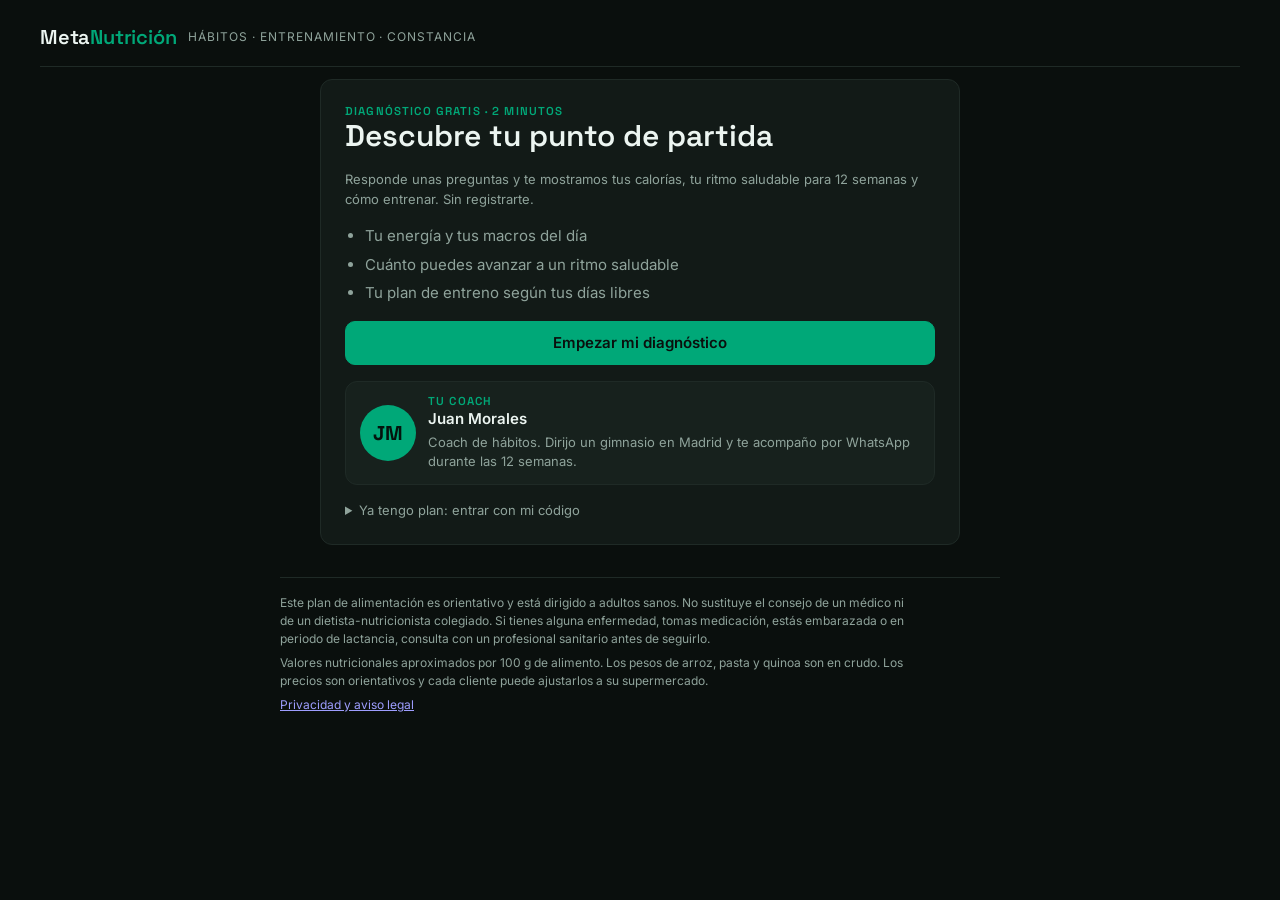
<file: index.html>
<!doctype html>
<html lang="es">
<head>
<meta charset="utf-8">
<meta name="viewport" content="width=device-width, initial-scale=1, viewport-fit=cover">
<meta name="description" content="MetaNutrición: tu programa de hábitos alimentarios de 12 semanas.">
<link rel="manifest" href="manifest.webmanifest">
<link rel="icon" href="icon.svg" type="image/svg+xml">
<link rel="apple-touch-icon" href="icon-192.png">
<meta name="apple-mobile-web-app-capable" content="yes">
<meta name="apple-mobile-web-app-status-bar-style" content="black-translucent">
<title>MetaNutrición</title>
<meta property="og:type" content="website">
<meta property="og:site_name" content="MetaNutrición">
<meta property="og:title" content="MetaNutrición · Diagnóstico gratis en 2 minutos">
<meta property="og:description" content="Descubre tus calorías, tu ritmo saludable y cómo entrenar. Programa de hábitos de 12 semanas con seguimiento por WhatsApp.">
<meta property="og:url" content="https://app.metanutricion.es/">
<meta property="og:image" content="https://app.metanutricion.es/icon-512.png">
<meta property="og:locale" content="es_ES">
<meta name="twitter:card" content="summary">
<meta name="theme-color" content="#0A0F0D">
<link rel="stylesheet" href="fonts/fonts.css">
<style>
/* Layout: ficha del cliente a la izquierda, plan a la derecha; en móvil se apilan. Marca oscura fija (paleta aprobada), póster en papel claro. */
:root {
  color-scheme: dark;
  --bg: #0A0F0D;
  --surface: #121A17;
  --surface-2: #17211D;
  --line: #1F2A26;
  --ink: #ECF5F1;
  --muted: #8FA39B;
  --brand: #00A878;
  --mint: #2EE6A6;
  --def: #4CC9F0;
  --vol: #F5B841;
  --bad: #FF7A7A;
  --paper: #F5F9F7;
  --paper-line: #D5E0DB;
  --paper-ink: #0A0F0D;
  --paper-muted: #5B6B65;
  --brand-print: #007A56;
  --goal: var(--brand);
  --font-display: "Space Grotesk", "Segoe UI", system-ui, sans-serif;
  --font-body: "Inter", "Segoe UI", system-ui, -apple-system, sans-serif;
  --r: 12px;
}
body.goal-def { --goal: var(--def); }
body.goal-vol { --goal: var(--vol); }
body.goal-man { --goal: var(--brand); }

* { box-sizing: border-box; }
body {
  background: var(--bg);
  color: var(--ink);
  font: 15px/1.5 var(--font-body);
  padding-inline: 16px;
  padding-block: 0 48px;
}
h1, h2, h3 { font-family: var(--font-display); font-weight: 600; text-wrap: balance; margin: 0; }
button, input, select, textarea { font: inherit; color: inherit; }
:focus-visible { outline: 2px solid var(--mint); outline-offset: 2px; }

.topbar {
  position: sticky; top: env(safe-area-inset-top, 0px); z-index: 5;
  display: flex; align-items: center; gap: 12px; flex-wrap: wrap;
  max-width: 1200px; margin: 0 auto; padding-block: 14px;
  background: var(--bg); border-bottom: 1px solid var(--line);
}
.logo { font-family: var(--font-display); font-size: 20px; font-weight: 600; letter-spacing: -0.01em; }
.logo b { color: var(--brand); font-weight: 600; }
.tag { font-size: 12px; color: var(--muted); letter-spacing: 0.08em; text-transform: uppercase; }
.spacer { flex: 1; }
.pill {
  display: inline-flex; align-items: center; gap: 6px;
  border: 1px solid var(--goal); color: var(--goal);
  border-radius: 999px; padding: 3px 12px;
  font: 600 12px var(--font-display); letter-spacing: 0.08em; text-transform: uppercase;
}
.example { font-size: 12px; color: var(--vol); border: 1px dashed var(--vol); border-radius: 999px; padding: 2px 10px; }

.shell {
  max-width: 1200px; margin: 24px auto 0;
  display: grid; gap: 24px; grid-template-columns: 1fr;
}
@media (min-width: 980px) { .shell { grid-template-columns: 380px minmax(0, 1fr); align-items: start; } }

.panel { background: var(--surface); border: 1px solid var(--line); border-radius: var(--r); }
.form { padding: 20px; display: grid; gap: 20px; }
@media (min-width: 980px) { .form { position: sticky; top: 76px; max-height: calc(100vh - 96px); overflow: auto; } }
fieldset { border: 0; padding: 0; margin: 0; display: grid; gap: 12px; }
legend { font: 600 12px var(--font-display); letter-spacing: 0.1em; text-transform: uppercase; color: var(--brand); margin-bottom: 4px; }
.row { display: grid; gap: 12px; grid-template-columns: repeat(auto-fit, minmax(96px, 1fr)); }
label.f { display: grid; gap: 4px; font-size: 13px; color: var(--muted); }
input[type=number], input[type=text], select, textarea {
  width: 100%; background: var(--bg); border: 1px solid var(--line); border-radius: 8px;
  padding: 9px 10px; color: var(--ink); font-size: 16px;
}
input:focus, select:focus, textarea:focus { border-color: var(--brand); outline: none; }
.chips { display: flex; flex-wrap: wrap; gap: 8px; }
.chip { position: relative; }
.chip input { position: absolute; opacity: 0; inset: 0; cursor: pointer; }
.chip span {
  display: inline-block; padding: 6px 12px; border: 1px solid var(--line); border-radius: 999px;
  font-size: 13px; color: var(--muted); cursor: pointer; user-select: none;
}
.chip input:checked + span { border-color: var(--brand); color: var(--ink); background: rgba(0,168,120,0.14); }
.chip input:focus-visible + span { outline: 2px solid var(--mint); outline-offset: 2px; }
.chip.warn input:checked + span { border-color: var(--bad); background: rgba(255,122,122,0.12); }
.consent { display: flex; gap: 10px; font-size: 13px; color: var(--muted); align-items: flex-start; }
.consent input { margin-top: 3px; accent-color: var(--brand); }

.btn {
  display: inline-flex; align-items: center; justify-content: center; gap: 8px;
  border: 1px solid var(--line); background: var(--surface-2); color: var(--ink);
  border-radius: 10px; padding: 10px 16px; cursor: pointer; font-weight: 500;
}
.btn:hover { border-color: var(--brand); }
.btn.primary { background: var(--brand); border-color: var(--brand); color: var(--bg); font-weight: 600; }
.btn.primary:hover { background: var(--mint); border-color: var(--mint); }
a.btn { text-decoration: none; }
.btn.small { padding: 6px 12px; font-size: 13px; border-radius: 8px; }
.err { color: var(--bad); font-size: 13px; min-height: 1em; }

.result { display: grid; gap: 20px; min-width: 0; order: -1; }
@media (min-width: 980px) { .result { order: 0; } }
.blocked { padding: 24px; border-color: var(--bad); }
.blocked h2 { color: var(--bad); font-size: 20px; margin-bottom: 8px; }

.summary { padding: 20px; display: grid; gap: 18px; }
.summary-head { display: flex; flex-wrap: wrap; align-items: baseline; gap: 8px 20px; }
.client-name { font-family: var(--font-display); font-size: 22px; }
.meta { color: var(--muted); font-size: 13px; }
.kpis { display: grid; gap: 16px; grid-template-columns: repeat(auto-fit, minmax(150px, 1fr)); }
.kcal { font: 600 48px/1 var(--font-display); color: var(--mint); text-shadow: 0 0 18px rgba(46,230,166,0.25); font-variant-numeric: tabular-nums; }
.kcal small { display: block; margin-top: 8px; font: 400 14px var(--font-body); color: var(--muted); text-shadow: none; }
.macro { display: grid; gap: 6px; }
.macro .lab { display: flex; justify-content: space-between; font-size: 13px; color: var(--muted); }
.macro .val { font: 600 20px var(--font-display); color: var(--ink); font-variant-numeric: tabular-nums; }
.bar { height: 4px; background: var(--line); border-radius: 2px; overflow: hidden; }
.bar i { display: block; height: 100%; background: var(--brand); }
.calc-line { display: flex; flex-wrap: wrap; gap: 6px 18px; font-size: 13px; color: var(--muted); border-top: 1px solid var(--line); padding-top: 14px; }
.calc-line b { color: var(--ink); font-weight: 500; font-variant-numeric: tabular-nums; }
.note { font-size: 13px; color: var(--vol); }

.tabs { display: flex; gap: 4px; border-bottom: 1px solid var(--line); overflow-x: auto; }
.tab {
  background: none; border: 0; border-bottom: 2px solid transparent; padding: 10px 14px;
  color: var(--muted); cursor: pointer; font-weight: 500; white-space: nowrap;
}
.tab[aria-selected=true] { color: var(--ink); border-bottom-color: var(--brand); }

.days { display: flex; gap: 8px; flex-wrap: wrap; }
.day {
  min-width: 44px; padding: 8px 10px; border-radius: 10px; border: 1px solid var(--line);
  background: var(--surface); color: var(--muted); cursor: pointer; font: 600 13px var(--font-display);
}
.day[aria-pressed=true] { border-color: var(--brand); color: var(--ink); }
.day-total { display: flex; flex-wrap: wrap; align-items: center; gap: 6px 16px; font-size: 13px; color: var(--muted); }
.day-total b { color: var(--ink); font-variant-numeric: tabular-nums; font-weight: 500; }
.ok { color: var(--mint); }
.off { color: var(--vol); }

.meals { display: grid; gap: 14px; grid-template-columns: repeat(auto-fill, minmax(280px, 1fr)); }
.meal { padding: 16px; display: grid; gap: 10px; align-content: start; }
.meal-slot { font: 600 12px var(--font-display); letter-spacing: 0.1em; text-transform: uppercase; color: var(--brand); }
.meal-name { font-size: 15px; font-weight: 600; line-height: 1.35; }
.items { list-style: none; margin: 0; padding: 0; display: grid; gap: 4px; }
.items li { display: grid; grid-template-columns: 64px 1fr; gap: 8px; font-size: 14px; }
.items .g { color: var(--mint); font-weight: 600; font-variant-numeric: tabular-nums; }
.meal-foot { display: flex; justify-content: space-between; align-items: center; gap: 8px; font-size: 12px; color: var(--muted); border-top: 1px solid var(--line); padding-top: 10px; font-variant-numeric: tabular-nums; }

.shop { padding: 20px; display: grid; gap: 20px; grid-template-columns: repeat(auto-fill, minmax(240px, 1fr)); }
.shop h3 { font-size: 14px; color: var(--brand); letter-spacing: 0.06em; text-transform: uppercase; margin-bottom: 8px; }
.shop ul { list-style: none; margin: 0; padding: 0; display: grid; gap: 6px; }
.shop label { display: flex; gap: 10px; align-items: baseline; font-size: 14px; cursor: pointer; }
.shop input { accent-color: var(--brand); }
.shop input:checked ~ span { color: var(--muted); text-decoration: line-through; }
.shop .q { margin-left: auto; color: var(--mint); font-variant-numeric: tabular-nums; white-space: nowrap; }

.poster-wrap { overflow-x: auto; border-radius: var(--r); border: 1px solid var(--line); }
.poster {
  width: 1120px; background: var(--paper); color: var(--paper-ink); padding: 28px 32px;
  font-size: 11px; line-height: 1.35; display: grid; gap: 14px;
}
.poster-head { display: flex; justify-content: space-between; align-items: flex-end; gap: 16px; border-bottom: 2px solid var(--brand-print); padding-bottom: 10px; }
.poster .plogo { font: 600 24px var(--font-display); }
.poster .plogo b { color: var(--brand-print); }
.poster .ptitle { font: 600 15px var(--font-display); color: var(--brand-print); letter-spacing: 0.04em; text-transform: uppercase; }
.poster .pdata { text-align: right; color: var(--paper-muted); font-size: 11px; }
.poster .pdata b { color: var(--paper-ink); }
.poster table { color: inherit; font-size: inherit; width: 100%; border-collapse: separate; border-spacing: 4px; table-layout: fixed; }
.poster th { background: var(--brand-print); color: var(--paper); font: 600 11px var(--font-display); letter-spacing: 0.08em; padding: 6px; border-radius: 6px; }
.poster th.dcol { width: 74px; }
.poster td { background: #FFFFFF; border: 1px solid var(--paper-line); border-radius: 6px; padding: 6px 7px; vertical-align: top; }
.poster td.dname { background: var(--paper-ink); color: var(--paper); font: 600 12px var(--font-display); text-align: center; vertical-align: middle; border-color: var(--paper-ink); }
.poster td .rn { color: var(--paper-ink); font-weight: 600; margin-bottom: 3px; }
.poster td .ri { color: var(--paper-muted); }
.poster td .ri b { color: var(--brand-print); font-weight: 600; }
.poster-foot { display: flex; justify-content: space-between; gap: 16px; font-size: 10px; color: var(--paper-muted); }
.poster-foot .slogan { font: 600 12px var(--font-display); color: var(--paper-ink); letter-spacing: 0.06em; }
.poster-tools { display: flex; flex-wrap: wrap; gap: 10px; align-items: center; justify-content: space-between; }

.data-tools { padding: 20px; display: grid; gap: 12px; }
.data-tools textarea { min-height: 90px; font: 13px/1.4 ui-monospace, Menlo, Consolas, monospace; }
.data-row { display: flex; flex-wrap: wrap; gap: 10px; align-items: center; }

.disclaimer { max-width: 1200px; margin: 32px auto 0; font-size: 12px; color: var(--muted); border-top: 1px solid var(--line); padding-top: 16px; max-inline-size: 1200px; }
.disclaimer p { max-width: 80ch; margin: 0 0 6px; }

@media (prefers-reduced-motion: no-preference) { .meal, .summary { animation: rise .35s ease-out both; } }
@keyframes rise { from { transform: translateY(6px); } to { transform: none; } }

/* Opciones equivalentes, comidas libres, compra con gastos, ficha de producto y vista de cliente */
.opt-btn { background: none; border: 0; color: var(--mint); cursor: pointer; font-size: 12px; padding: 0; text-decoration: underline; text-underline-offset: 3px; }
.eqs { display: grid; gap: 8px; border-top: 1px dashed var(--line); padding-top: 10px; }
.eqs-head { font-size: 12px; color: var(--muted); }
.eq { display: grid; gap: 4px; padding: 10px; border: 1px solid var(--line); border-radius: 10px; background: var(--bg); }
.eq-top { display: flex; justify-content: space-between; gap: 8px; align-items: baseline; }
.eq-name { font-size: 13px; font-weight: 600; }
.eq-items { font-size: 12px; color: var(--muted); }
.eq-items b { color: var(--mint); font-weight: 600; }
.free-day { padding: 14px 16px; display: flex; flex-wrap: wrap; gap: 8px 16px; align-items: center; justify-content: space-between; border-color: var(--vol); }
.free-day b { color: var(--vol); }
.cheats { display: grid; gap: 14px; grid-template-columns: repeat(auto-fill, minmax(230px, 1fr)); }
.cheat { padding: 16px; display: grid; gap: 8px; align-content: start; }
.cheat .emo { font-size: 34px; line-height: 1; }
.cheat .meta b { color: var(--ink); font-weight: 500; }
.cheat a, .stores a, .linkish { color: var(--mint); }
.intro { padding: 16px 20px; display: grid; gap: 6px; font-size: 14px; }
.cost-bar { padding: 16px 20px; display: flex; flex-wrap: wrap; gap: 10px 28px; align-items: baseline; }
.cost-bar .big { font: 600 32px/1 var(--font-display); color: var(--mint); font-variant-numeric: tabular-nums; }
.cost-bar b { color: var(--ink); font-weight: 500; font-variant-numeric: tabular-nums; }
.shop li { display: grid; grid-template-columns: auto 1fr auto auto; gap: 8px; align-items: baseline; font-size: 14px; }
.shop input:checked ~ .pname { color: var(--muted); text-decoration: line-through; }
.pname { background: none; border: 0; padding: 0; text-align: left; cursor: pointer; color: var(--ink); text-decoration: underline dotted var(--muted); text-underline-offset: 3px; }
.pname:hover { color: var(--mint); }
.shop .eur { color: var(--muted); font-variant-numeric: tabular-nums; white-space: nowrap; min-width: 52px; text-align: right; }
dialog.sheet { background: var(--surface); color: var(--ink); border: 1px solid var(--line); border-radius: 16px; padding: 0; width: min(440px, calc(100vw - 32px)); }
dialog.sheet::backdrop { background: rgba(5, 8, 7, 0.7); }
.sheet-body { padding: 20px; display: grid; gap: 14px; }
.sheet-img { height: 150px; border-radius: 12px; display: grid; place-items: center; font-size: 72px; background: radial-gradient(circle at 50% 40%, rgba(46,230,166,0.18), transparent 70%), var(--bg); border: 1px solid var(--line); overflow: hidden; }
.sheet-img img { width: 100%; height: 100%; object-fit: cover; }
.sheet h2 { font-size: 20px; }
.stores { display: flex; flex-wrap: wrap; gap: 8px; }
.stores a { border: 1px solid var(--line); border-radius: 999px; padding: 6px 12px; font-size: 13px; text-decoration: none; }
.stores a:hover { border-color: var(--brand); }
.price-row { display: flex; gap: 10px; align-items: center; flex-wrap: wrap; font-size: 13px; color: var(--muted); }
.price-row input { width: 90px; }
.client-bar { padding: 14px 18px; display: flex; flex-wrap: wrap; gap: 8px 16px; align-items: center; justify-content: space-between; }
.client-bar b { color: var(--ink); }
body.client .form { display: none; }
body.client .shell { grid-template-columns: minmax(0, 1fr); }
.landing { padding: 28px 24px; display: grid; gap: 12px; max-width: 640px; }
.landing h2 { font-size: 24px; }
[hidden] { display: none !important; }
.dx { padding: 24px; display: grid; gap: 16px; max-width: 640px; margin: 0 auto; width: 100%; }
.dx h2 { margin: 0; font: 600 26px/1.2 var(--font-display); }
.dx-hero h2 { font-size: 30px; }
.dx-prog { height: 4px; background: var(--line); border-radius: 2px; overflow: hidden; }
.dx-prog i { display: block; height: 100%; background: var(--brand); }
.dx-goals { display: grid; gap: 10px; }
.dx-goal { text-align: left; padding: 14px 16px; border: 1px solid var(--line); border-radius: var(--r); background: var(--surface-2); color: var(--ink); font: inherit; cursor: pointer; display: grid; gap: 2px; }
.dx-goal b { font: 600 17px var(--font-display); }
.dx-goal[aria-pressed="true"] { border-color: var(--brand); box-shadow: inset 0 0 0 1px var(--brand); }
.dx-list { margin: 0; padding-left: 20px; display: grid; gap: 6px; color: var(--muted); }
.dx-nav { display: flex; gap: 10px; justify-content: space-between; align-items: center; }
.dx-res { display: grid; gap: 6px; border-top: 1px solid var(--line); padding-top: 14px; }
.dx-import { font-size: 14px; }
.dx-import textarea { width: 100%; min-height: 70px; }
.data-tools h3 { font-size: 14px; color: var(--brand); letter-spacing: 0.06em; text-transform: uppercase; }
.data-tools input[readonly], .data-tools textarea[readonly] { color: var(--muted); }
.sep { border: 0; border-top: 1px solid var(--line); margin: 6px 0; }
details summary { cursor: pointer; color: var(--muted); font-size: 13px; }

/* App del cliente (móvil primero) */
body.client { padding-bottom: calc(88px + env(safe-area-inset-bottom, 0px)); }
body.client .topbar { position: static; }
body.client .shell { max-width: 720px; margin-top: 12px; }
body.client .disclaimer { max-width: 720px; }
.sim-bar { padding: 10px 14px; display: flex; flex-wrap: wrap; gap: 8px 14px; align-items: center; border-style: dashed; }
.sim-bar select { width: auto; padding: 4px 8px; }
.app-head { display: flex; justify-content: space-between; align-items: center; gap: 12px; }
.hello { font: 600 26px/1.15 var(--font-display); }
.streak { display: grid; place-items: center; min-width: 64px; padding: 8px 10px; border: 1px solid var(--line); border-radius: 14px; background: var(--surface); }
.streak .flame { font-size: 20px; line-height: 1; }
.streak b { font: 600 20px var(--font-display); color: var(--vol); font-variant-numeric: tabular-nums; }
.wk-bar { height: 6px; border-radius: 3px; background: var(--line); overflow: hidden; }
.wk-bar i { display: block; height: 100%; background: linear-gradient(90deg, var(--brand), var(--mint)); }
.cards { display: grid; gap: 14px; grid-template-columns: repeat(auto-fill, minmax(280px, 1fr)); }
.card { padding: 16px; display: grid; gap: 10px; align-content: start; }
.card.wide { grid-column: 1 / -1; }
.card-k { font: 600 11.5px var(--font-display); letter-spacing: 0.1em; text-transform: uppercase; color: var(--brand); }
.card-t { font: 600 19px/1.25 var(--font-display); }
.card-t.locked { color: var(--muted); }
.card p { margin: 0; }
.emo-s { font-size: 22px; }
.lesson-card { border-color: rgba(0,168,120,0.5); background: linear-gradient(160deg, rgba(0,168,120,0.14), transparent 60%), var(--surface); }
.free-card { border-color: var(--vol); }
.glasses { display: flex; flex-wrap: wrap; gap: 6px; }
.glass { display: inline-block; width: 20px; height: 26px; border: 1.5px solid var(--def); border-top: 0; border-radius: 0 0 6px 6px; position: relative; overflow: hidden; }
.glass.full { background: linear-gradient(transparent 20%, rgba(76,201,240,0.75) 20%); }
.today-meals { list-style: none; margin: 0; padding: 0; display: grid; gap: 6px; font-size: 14px; }
.today-meals li { display: grid; gap: 1px; }
.today-meals .meta { font-size: 11.5px; text-transform: uppercase; letter-spacing: 0.06em; }
.done-btn { border-color: var(--mint); color: var(--mint); }
.reto { display: flex; gap: 10px; align-items: flex-start; font-size: 15px; cursor: pointer; }
.reto input { width: 20px; height: 20px; accent-color: var(--brand); margin-top: 2px; flex: none; }
.reto input:checked + span { color: var(--mint); }
.seg { display: inline-flex; gap: 4px; padding: 4px; border: 1px solid var(--line); border-radius: 12px; background: var(--surface); justify-self: start; }
.seg-b { border: 0; background: none; color: var(--muted); padding: 7px 14px; border-radius: 9px; cursor: pointer; font-weight: 500; }
.seg-b[aria-pressed=true] { background: var(--surface-2); color: var(--ink); box-shadow: inset 0 0 0 1px var(--brand); }
.lessons { display: grid; gap: 10px; }
.lesson-row { display: grid; grid-template-columns: 40px 1fr auto; gap: 12px; align-items: center; padding: 12px 14px; text-align: left; color: var(--ink); cursor: pointer; font: inherit; }
.lesson-row:disabled { opacity: 0.5; cursor: default; }
.lesson-row .ln { width: 36px; height: 36px; border-radius: 50%; display: grid; place-items: center; border: 1px solid var(--brand); color: var(--mint); font: 600 15px var(--font-display); }
.lesson { padding: 20px; display: grid; gap: 14px; }
.lesson h2 { font-size: 22px; }
.lesson .opt-btn { justify-self: start; }
.lpoints { margin: 0; padding-left: 20px; display: grid; gap: 8px; }
.quiz { display: grid; gap: 8px; }
.qq { font-weight: 600; font-size: 14px; }
.qopts { display: grid; gap: 6px; }
.qopt { text-align: left; padding: 10px 12px; border-radius: 10px; border: 1px solid var(--line); background: var(--bg); color: var(--ink); cursor: pointer; font: inherit; font-size: 14px; }
.qopt:disabled { cursor: default; }
.qopt.right { border-color: var(--mint); background: rgba(46,230,166,0.12); }
.qopt.wrong { border-color: var(--bad); background: rgba(255,122,122,0.1); }
.kgrow { display: flex; justify-content: space-between; align-items: flex-end; gap: 12px; }
.delta { font: 600 22px var(--font-display); color: var(--muted); }
.delta.ok { color: var(--mint); }
.delta.off { color: var(--vol); }
.goal-why { margin: 0; font-style: italic; color: var(--muted); }
.goal-range { font: 600 22px var(--font-display); color: var(--goal); }
.checks { list-style: none; margin: 0; padding: 0; display: grid; gap: 6px; font-size: 13.5px; }
.checks li { display: flex; justify-content: space-between; gap: 10px; border-bottom: 1px solid var(--line); padding-bottom: 6px; }
.checks li:last-child { border-bottom: 0; }
.adh-big { font: 600 36px var(--font-display); }
.adh-bars { display: flex; align-items: flex-end; gap: 4px; height: 70px; }
.adh-bars span { flex: 1; background: var(--line); border-radius: 3px 3px 0 0; position: relative; min-height: 3px; }
.adh-bars span.on { background: var(--brand); }
.adh-bars span.hi { background: var(--mint); }
.adh-lab { display: flex; gap: 4px; font-size: 10.5px; color: var(--muted); }
.adh-lab span { flex: 1; text-align: center; }
.tr-week { list-style: none; margin: 0; padding: 0; display: grid; gap: 8px; }
.tr-week li { display: grid; gap: 2px; border-bottom: 1px solid var(--line); padding-bottom: 8px; font-size: 13.5px; }
.tr-week li:last-child { border-bottom: 0; }
.tr-week li.today { color: var(--mint); }
.tr-ex { margin: 0; padding-left: 18px; font-size: 13.5px; }
.tr-week .tr-ex li { display: list-item; border: 0; padding: 0; color: var(--ink); }
.wchart { width: 100%; height: auto; }
.wchart .wline { fill: none; stroke: var(--mint); stroke-width: 2.5; stroke-linejoin: round; }
.wchart .wdot { fill: var(--bg); stroke: var(--mint); stroke-width: 2; }
.wchart .wbase { stroke: var(--line); stroke-dasharray: 4 4; }
.wchart .wlab { fill: var(--muted); font-size: 10.5px; }
.stats { list-style: none; margin: 0; padding: 0; display: grid; grid-template-columns: 1fr 1fr; gap: 10px; font-size: 13px; color: var(--muted); }
.stats b { display: block; font: 600 24px var(--font-display); color: var(--ink); }
.badges { display: grid; gap: 10px; grid-template-columns: repeat(auto-fill, minmax(140px, 1fr)); }
.badge { display: grid; gap: 2px; padding: 12px; border-radius: 12px; border: 1px dashed var(--line); opacity: 0.45; filter: grayscale(1); }
.badge.on { opacity: 1; filter: none; border-style: solid; border-color: var(--vol); background: rgba(245,184,65,0.08); }
.bemo { font-size: 26px; }
.bnav { position: fixed; left: 0; right: 0; bottom: 0; z-index: 10; display: grid; grid-template-columns: repeat(5, 1fr); background: rgba(10,15,13,0.94); border-top: 1px solid var(--line); padding: 6px 4px calc(6px + env(safe-area-inset-bottom, 0px)); backdrop-filter: blur(10px); }
.bnav-b { display: grid; justify-items: center; gap: 3px; background: none; border: 0; color: var(--muted); font-size: 11.5px; padding: 6px 0; cursor: pointer; }
.bnav-b svg { width: 22px; height: 22px; fill: none; stroke: currentColor; stroke-width: 1.8; stroke-linecap: round; stroke-linejoin: round; }
.bnav-b[aria-current=page] { color: var(--mint); }
@media (min-width: 760px) { .bnav { left: 50%; right: auto; transform: translateX(-50%); width: 560px; bottom: 16px; border: 1px solid var(--line); border-radius: 18px; padding: 6px 8px; } }

@media print {
  @page { size: A4 landscape; margin: 8mm; }
  body { background: #fff; padding: 0; }
  body > *:not(#printArea) { display: none !important; }
  #printArea { display: block !important; }
  #printArea .poster { width: 100%; padding: 0; }
}
#printArea { display: none; }
.tagm { display: inline-block; font-size: 11px; font-weight: 600; color: var(--mint); border: 1px solid var(--line); border-radius: 999px; padding: 0 7px; margin-left: 4px; vertical-align: 1px; }
details.how { margin-top: 8px; font-size: 14px; }
details.how summary, details.tm summary { cursor: pointer; color: var(--mint); font-weight: 600; min-height: 32px; display: flex; align-items: center; gap: 8px; }
details.how ol { margin: 6px 0 0; padding-left: 20px; color: var(--ink); display: grid; gap: 4px; }
details.tm { border-top: 1px solid var(--line); padding: 6px 0; }
details.tm summary { color: var(--ink); font-weight: 500; flex-wrap: wrap; }
details.tm summary .meta { width: 100%; font-size: 11.5px; text-transform: uppercase; letter-spacing: 0.06em; }
details.tm .items { margin: 6px 0 0; }
.card.wide { grid-column: 1 / -1; }
.coach-card { display: flex; gap: 12px; align-items: center; border: 1px solid var(--line); border-radius: var(--r); padding: 12px 14px; background: var(--surface-2); }
.coach-pic { flex: 0 0 56px; width: 56px; height: 56px; border-radius: 50%; object-fit: cover; display: grid; place-items: center; background: var(--brand); color: #04130d; font: 700 20px var(--font-display); }
.offer { border: 1px solid var(--brand); border-radius: var(--r); padding: 14px; background: color-mix(in srgb, var(--brand) 8%, var(--surface)); }
.offer-price { display: flex; flex-wrap: wrap; align-items: baseline; gap: 4px 10px; }
.offer-price b { font: 700 34px/1 var(--font-display); color: var(--mint); }
</style>
</head>
<body>


<header class="topbar">
  <div class="logo">Meta<b>Nutrición</b></div>
  <span class="tag">Hábitos · Entrenamiento · Constancia</span>
  <span class="spacer"></span>
  <span class="example" id="exampleBadge">Datos de ejemplo</span>
  <span class="pill" id="goalPill">Definición</span>
</header>

<main class="shell">
  <form class="panel form" id="form" novalidate>
    <details class="dx-import"><summary>Rellenar con el diagnóstico de un cliente</summary>
      <div style="display:grid;gap:8px;margin-top:8px"><textarea id="dxIn" placeholder="Pega aquí el mensaje de WhatsApp con el código MN1"></textarea>
      <div class="data-row"><button type="button" class="btn small" id="dxLoad">Rellenar formulario</button><span class="err" id="dxErr"></span></div></div>
    </details>
    <fieldset>
      <legend>Datos del cliente</legend>
      <label class="f">Nombre<input type="text" id="nombre" autocomplete="off"></label>
      <div class="row">
        <label class="f">Sexo
          <select id="sexo"><option value="m">Mujer</option><option value="h">Hombre</option></select>
        </label>
        <label class="f">Edad<input type="number" id="edad" min="18" max="90" inputmode="numeric"></label>
      </div>
      <div class="row">
        <label class="f">Estatura (cm)<input type="number" id="altura" min="130" max="220" inputmode="numeric"></label>
        <label class="f">Peso actual (kg)<input type="number" id="peso" min="35" max="250" step="0.1" inputmode="decimal"></label>
      </div>
      <label class="f">Actividad física
        <select id="actividad">
          <option value="1.2">Sedentaria (sin ejercicio)</option>
          <option value="1.375">Ligera (1 a 3 días por semana)</option>
          <option value="1.55">Moderada (3 a 5 días por semana)</option>
          <option value="1.725">Alta (6 a 7 días por semana)</option>
          <option value="1.9">Muy alta (doble sesión o trabajo físico)</option>
        </select>
      </label>
    </fieldset>

    <fieldset>
      <legend>Objetivo</legend>
      <div class="row">
        <label class="f">Objetivo
          <select id="objetivo">
            <option value="def">Perder grasa (definición)</option>
            <option value="man">Mantenimiento / recomposición</option>
            <option value="vol">Ganar masa muscular (volumen)</option>
          </select>
        </label>
        <label class="f">Experiencia
          <select id="nivel">
            <option value="ini">Principiante</option>
            <option value="int">Intermedio</option>
            <option value="ava">Avanzado</option>
          </select>
        </label>
      </div>
    </fieldset>

    <fieldset>
      <legend>Meta y entrenamiento</legend>
      <div class="row">
        <label class="f">Peso meta (kg, opcional)<input type="number" id="meta" min="35" max="250" step="0.1" inputmode="decimal" placeholder="p. ej. 64"></label>
        <label class="f">Días de entreno por semana
          <select id="entreno"><option value="0">Ninguno todavía</option><option value="2">2 días</option><option value="3">3 días</option><option value="4">4 días</option><option value="5">5 días</option><option value="6">6 días</option></select>
        </label>
      </div>
      <label class="f">Dónde entrena
        <select id="lugar"><option value="gym">Gimnasio</option><option value="casa">En casa (sin máquinas)</option></select>
      </label>
      <label class="f">Su objetivo en sus palabras (opcional)<input type="text" id="motivo" maxlength="140" placeholder="p. ej. volver a correr sin cansarme y sentirme bien en verano" autocomplete="off"></label>
    </fieldset>

    <fieldset>
      <legend>Comidas y preferencias</legend>
      <label class="f">Comidas al día
        <select id="comidas"><option value="3">3 comidas</option><option value="4">4 comidas</option><option value="5">5 comidas</option></select>
      </label>
      <label class="f">Tipo de alimentación
        <select id="dieta"><option value="omni">Omnívora</option><option value="vegetariana">Vegetariana</option><option value="vegana">Vegana</option></select>
      </label>
      <div class="f" style="font-size:13px;color:var(--muted)">Excluir alimentos (alergias o intolerancias)</div>
      <div class="chips" id="excl">
        <label class="chip"><input type="checkbox" value="lacteo"><span>Lácteos</span></label>
        <label class="chip"><input type="checkbox" value="gluten"><span>Gluten</span></label>
        <label class="chip"><input type="checkbox" value="huevo"><span>Huevo</span></label>
        <label class="chip"><input type="checkbox" value="pescado"><span>Pescado</span></label>
        <label class="chip"><input type="checkbox" value="frutos_secos"><span>Frutos secos</span></label>
        <label class="chip"><input type="checkbox" value="soja"><span>Soja</span></label>
        <label class="chip"><input type="checkbox" value="cerdo"><span>Cerdo</span></label>
      </div>
      <label class="f">Alimentos que no le gustan (separados por comas)<input type="text" id="noGusta" placeholder="p. ej. salmón, quinoa" autocomplete="off"></label>
    </fieldset>

    <fieldset>
      <legend>Salud</legend>
      <div class="f" style="font-size:13px;color:var(--muted)">Marca lo que se aplique. Si marcas algo, el plan no se genera y se recomienda acudir a un profesional sanitario.</div>
      <div class="chips" id="salud">
        <label class="chip warn"><input type="checkbox" value="embarazo"><span>Embarazo o lactancia</span></label>
        <label class="chip warn"><input type="checkbox" value="tca"><span>Trastorno de la conducta alimentaria (actual o pasado)</span></label>
        <label class="chip warn"><input type="checkbox" value="diabetes"><span>Diabetes</span></label>
        <label class="chip warn"><input type="checkbox" value="organo"><span>Enfermedad renal, hepática o cardiovascular</span></label>
        <label class="chip warn"><input type="checkbox" value="medicacion"><span>Medicación crónica</span></label>
      </div>
      <label class="consent"><input type="checkbox" id="consent"><span>Acepto que mis datos de salud se usen para calcular mi plan. Se guardan solo en este dispositivo.</span></label>
    </fieldset>

    <div class="err" id="formErr" role="alert"></div>
    <button class="btn primary" type="submit">Generar plan</button>
  </form>

  <section class="result" id="result" aria-live="polite"></section>
</main>

<footer class="disclaimer">
  <p>Este plan de alimentación es orientativo y está dirigido a adultos sanos. No sustituye el consejo de un médico ni de un dietista-nutricionista colegiado. Si tienes alguna enfermedad, tomas medicación, estás embarazada o en periodo de lactancia, consulta con un profesional sanitario antes de seguirlo.</p>
  <p>Valores nutricionales aproximados por 100 g de alimento. Los pesos de arroz, pasta y quinoa son en crudo. Los precios son orientativos y cada cliente puede ajustarlos a su supermercado.</p>
  <p><a href="privacidad.html">Privacidad y aviso legal</a></p>
</footer>

<div id="printArea"></div>
<dialog class="sheet" id="sheet" aria-label="Ficha del producto"></dialog>

<script id="config">
/* ===== Configuración: rellena estos datos al publicar la app en GitHub Pages ===== */
var CONFIG = {
  appUrl: 'https://app.metanutricion.es/',          // dirección pública de la app, p. ej. 'https://tuusuario.github.io/metanutricion/'
  coachPublicKey: 'VDNJlk9PFL6bYSHMQB1-aHT1SRqzQTUjt6BzvupT_P0.MQ_aHJ_f7pRcV8_JAVqKa_r-9XsdZ6FerLDFMu4IBVQ',  // tu clave pública de coach (pestaña Cliente). Con ella, solo tus dispositivos pueden crear planes.
  youtube: '',         // tu canal, p. ej. 'https://www.youtube.com/@metanutricion'
  whatsapp: '34641094154',        // tu número con prefijo, sin espacios ni +, p. ej. '34600111222'
  amazonTag: '',       // tu identificador de afiliado de Amazon, si lo tienes
  imgBase: '',         // carpeta con tus fotos de producto (p. ej. 'img/'): img/pollo.jpg, img/arroz.jpg...
  freeDay: 5,          // día de la comida libre: 0 lunes ... 5 sábado, 6 domingo
  revoked: [],         // códigos de enlaces anulados, p. ej. ['k3x9pq']: ese enlace deja de abrir la app
  precio: 45,          // precio del programa de 12 semanas en euros
  plazasLibres: 15,    // plazas fundadoras que quedan (cámbialo a mano; 0 oculta el aviso)
  garantiaDias: 7,     // días de garantía de devolución
  coach: {nombre: 'Juan Morales', texto: 'Coach de hábitos. Dirijo un gimnasio en Madrid y te acompaño por WhatsApp durante las 12 semanas.', foto: ''}  // foto: p. ej. 'coach.jpg' subida al repositorio
};
</script>

<script id="program">
/* ===== Programa de 12 semanas: lecciones, retos y suplementos (edita los textos aquí) ===== */
var PROGRAM = {
  weeks: 12,
  lessons: [
    {t:'Cómo funciona tu plan', e:'🧭', reto:'Sigue el menú al menos 5 de los 7 días.',
     p:['Tu plan parte de tu gasto diario y de tu objetivo: no es una dieta de moda, es tu cantidad de comida.',
        'Cada comida tiene gramos para que no tengas que adivinar. Al principio pesa; en unas semanas lo harás a ojo.',
        'Si un plato no te apetece, pulsa «Ver combinaciones»: todas cumplen lo mismo.',
        'No tiene que ser perfecto. Cumplir 5 de 7 días ya da resultados.'],
     q:[['¿Qué pasa si cambias un plato por una combinación equivalente?',['Rompes el plan','Sigues cumpliendo tus calorías y proteína','Tienes que compensar mañana'],1],
        ['¿Cuántos días a la semana bastan para avanzar?',['Los 7, sin fallos','5 de 7','Solo el fin de semana'],1],
        ['¿Para qué sirve pesar la comida al principio?',['Para siempre','Para aprender a calcular a ojo','No sirve'],1]]},
    {t:'Proteína: cuánta y dónde está', e:'🍗', reto:'Pon una fuente de proteína en todas tus comidas.',
     p:['La proteína te sacia y protege tu músculo mientras pierdes grasa.',
        'Fuentes fáciles: pollo, pavo, huevos, atún, yogur proteico, queso batido, legumbres y tofu.',
        'Repartirla entre todas las comidas ayuda más que comerla toda de golpe.',
        'Una palma de la mano de carne o pescado son unos 25 g de proteína.'],
     q:[['¿Qué ayuda más a mantener el músculo?',['Repartir la proteína en el día','Comerla toda en la cena','Evitarla por la noche'],0],
        ['¿Cuál de estas es una fuente rica en proteína?',['Arroz','Queso fresco batido','Aceite de oliva'],1],
        ['¿Por qué la proteína ayuda a perder grasa?',['Porque sacia más','Porque quema grasa sola','Porque no tiene calorías'],0]]},
    {t:'Comprar con lista y con presupuesto', e:'🛒', reto:'Haz la compra de la semana con la lista de la app.',
     p:['Ir al súper con lista evita compras por impulso: es la forma más fácil de ahorrar.',
        'Las marcas blancas de pollo, arroz, avena, legumbres o congelados son igual de válidas.',
        'La fruta y verdura congelada dura más y cuesta menos.',
        'Ajusta los precios de tu súper en la app y sabrás lo que gastas antes de salir de casa.'],
     q:[['¿Qué ayuda más a ahorrar?',['Ir con hambre','Ir con lista','Comprar en tres súper distintos'],1],
        ['¿La verdura congelada es peor?',['Sí, pierde todo','No, es una buena opción y dura más','Solo sirve para sopas'],1],
        ['¿Para qué sirve la calculadora de la app?',['Para saber el gasto antes de comprar','Para contar calorías','Para pagar'],0]]},
    {t:'Leer etiquetas sin agobio', e:'🏷️', reto:'Cambia 3 productos de tu compra por opciones mejores.',
     p:['Los ingredientes van de mayor a menor cantidad: mira los tres primeros.',
        'Compara siempre por 100 g, no por ración: cada marca usa raciones distintas.',
        'En yogures y bebidas vegetales, busca «sin azúcares añadidos».',
        'Un producto «light» o «fit» no siempre es mejor: mira la etiqueta.'],
     q:[['¿Cómo comparas dos productos?',['Por ración','Por 100 g','Por el precio'],1],
        ['¿Qué indica el primer ingrediente?',['El que más cantidad tiene','El más sano','El más caro'],0],
        ['¿«Fit» en el envase significa...?',['Que es sano seguro','Nada por sí solo: mira la etiqueta','Que no engorda'],1]]},
    {t:'Cocinar en tanda', e:'🍱', reto:'Deja preparadas al menos 3 comidas el domingo.',
     p:['Una hora el domingo te ahorra cocinar cada día y evita pedir comida a domicilio.',
        'Cocina juntos la proteína, el arroz o la patata y las verduras al horno.',
        'En la nevera aguantan 3 o 4 días en recipientes cerrados; el resto, al congelador.',
        'Ten un plan B en casa: atún, huevos, tortitas de arroz y verdura congelada.'],
     q:[['¿Cuántos días aguanta la comida cocinada en la nevera?',['1 día','3 o 4 días','Dos semanas'],1],
        ['¿Qué es un buen plan B?',['Pedir pizza','Atún, huevos y verdura congelada','Saltarse la comida'],1],
        ['¿Qué ventaja tiene cocinar en tanda?',['Ahorra tiempo y evita improvisar','Engorda menos la comida','Ninguna'],0]]},
    {t:'Agua, sueño y hambre', e:'💧', reto:'Llega a tu objetivo de agua 5 días esta semana.',
     p:['A veces confundimos sed con hambre: bebe un vaso de agua antes de picar.',
        'Tu objetivo de agua está en la pantalla Hoy; ve sumando vasos durante el día.',
        'Dormir poco aumenta el hambre y las ganas de dulce al día siguiente.',
        'Intenta acostarte a una hora parecida y dejar el móvil un rato antes.'],
     q:[['Antes de picar entre horas conviene...',['Beber un vaso de agua','Comer rápido','Tomar un refresco'],0],
        ['Dormir poco suele...',['Quitar el hambre','Aumentar el hambre','No influir'],1],
        ['¿Dónde ves tu objetivo de agua?',['En la pantalla Hoy','En la lista de la compra','No hay objetivo'],0]]},
    {t:'Antojos y comida libre casera', e:'🍕', reto:'Prepara una comida libre del canal este fin de semana.',
     p:['Prohibirte todo acaba en atracón. Una comida libre a la semana es parte del plan.',
        'Hecha en casa, la pizza o la hamburguesa tienen la mitad de calorías y más proteína.',
        'Disfrútala sin culpa y vuelve a tu menú en la siguiente comida.',
        'Si un antojo aparece entre semana, espera 10 minutos y bebe agua: muchos se pasan.'],
     q:[['¿Qué haces después de la comida libre?',['Ayunar un día','Volver al menú en la siguiente comida','Dejar el plan'],1],
        ['¿Por qué mejor casera?',['Tiene menos calorías y más proteína','Porque es obligatorio','No hay diferencia'],0],
        ['¿Cuántas comidas libres propone el plan?',['Una a la semana','Ninguna','Una al día'],0]]},
    {t:'Comer fuera y en eventos', e:'🍽️', reto:'Elige bien en una comida fuera de casa.',
     p:['Busca en la carta una proteína a la plancha o al horno y una guarnición de verdura o patata.',
        'Pide las salsas aparte y comparte el postre si te apetece.',
        'El pan y la bebida suman mucho: decide antes si los quieres.',
        'Una comida fuera no estropea una semana: lo que cuenta es lo que haces casi siempre.'],
     q:[['¿Qué es buena elección en un restaurante?',['Fritos con salsa','Plancha con verdura','Solo el postre'],1],
        ['¿Qué truco ayuda con las salsas?',['Pedirlas aparte','Pedir doble','Ninguno'],0],
        ['Una comida fuera de plan...',['Arruina la semana','No importa si el resto de la semana cumples','Obliga a no cenar'],1]]},
    {t:'Suplementos: cuáles sirven', e:'💊', reto:'Revisa los suplementos que tomas en la sección Compra.',
     p:['Ningún suplemento sustituye a comer bien: son un complemento.',
        'La proteína en polvo es comida en formato cómodo; úsala si no llegas con la comida.',
        'La creatina es de los suplementos más estudiados para fuerza y rendimiento.',
        'Si tomas medicación o tienes algún problema de salud, consulta antes con tu médico.'],
     q:[['La proteína en polvo es...',['Un medicamento','Comida en formato cómodo','Imprescindible'],1],
        ['¿Sustituyen los suplementos a la comida?',['Sí','No, la complementan','Solo los caros'],1],
        ['Si tomas medicación, antes de un suplemento...',['Consulta con tu médico','Dobla la dosis','No pasa nada'],0]]},
    {t:'Cuando la báscula se para', e:'⚖️', reto:'Mide tu cintura y apúntala en Progreso.',
     p:['El peso sube y baja cada día por agua, sal y digestión: mira la tendencia de varias semanas.',
        'Si pierdes centímetros de cintura, estás perdiendo grasa aunque el peso no se mueva.',
        'Antes de comer menos, revisa si de verdad cumples el menú 5 de 7 días.',
        'Si llevas 3 semanas sin cambios cumpliendo, escríbeme y ajustamos.'],
     q:[['¿Qué mirar para ver si avanzas?',['El peso de un solo día','La tendencia y las medidas','Nada'],1],
        ['Si la cintura baja pero el peso no...',['Estás perdiendo grasa','No funciona','Hay que dejarlo'],0],
        ['Tras 3 semanas sin cambios cumpliendo...',['Ajustamos el plan contigo','Comes la mitad','Lo dejas'],0]]},
    {t:'Monta tu propio menú', e:'🧩', reto:'Diseña un día completo tú solo con las combinaciones.',
     p:['Cada comida se monta con 4 piezas: proteína, carbohidrato, grasa y verdura.',
        'Cambia una pieza por otra del mismo tipo y la comida sigue cumpliendo.',
        'Usa las combinaciones de la app como guía hasta que te salga solo.',
        'Este es el paso que te da libertad: saber comer sin depender de nadie.'],
     q:[['¿Qué 4 piezas tiene una comida?',['Proteína, carbohidrato, grasa y verdura','Pan, postre, café y fruta','Solo proteína'],0],
        ['Si cambias arroz por patata...',['Cambias una pieza del mismo tipo','Rompes el plan','Tienes que ayunar'],0],
        ['¿Para qué sirve montar tu menú?',['Para comer sin depender de nadie','Para nada','Para gastar más'],0]]},
    {t:'Mantener lo conseguido', e:'🏁', reto:'Envía tu resumen final por WhatsApp para la revisión.',
     p:['Mantener es seguir con los hábitos, no volver a como comías antes.',
        'Pésate una vez a la semana y vigila la tendencia.',
        'Sigue usando la lista de la compra y la comida libre semanal.',
        'Con el plan de mantenimiento conservas tu menú, la compra y tu progreso en la app.'],
     q:[['Mantener consiste en...',['Volver a lo de antes','Seguir con los hábitos','Comer menos'],1],
        ['¿Cada cuánto conviene pesarse?',['Cada hora','Una vez a la semana','Nunca'],1],
        ['¿Qué conservas con el mantenimiento?',['Menú, compra y progreso','Nada','Solo las recetas'],0]]}
  ],
  supps: [
    {id:'whey', e:'💪', n:'Proteína whey', why:'Para llegar a tu proteína cuando no te da la vida con comida.', q:'proteina whey', t:['lacteo']},
    {id:'veg', e:'🌱', n:'Proteína vegetal de guisante', why:'La alternativa sin lácteos ni soja a la whey.', q:'proteina vegetal guisante', t:[]},
    {id:'creatina', e:'⚡', n:'Creatina monohidrato', why:'De los suplementos más estudiados para fuerza y rendimiento. 3 a 5 g al día.', q:'creatina monohidrato', t:[]},
    {id:'omega', e:'🐟', n:'Omega-3', why:'Si casi nunca comes pescado azul. Consulta antes si tomas medicación.', q:'omega 3', t:['pescado']},
    {id:'shaker', e:'🥤', n:'Vaso mezclador', why:'Para llevarte el batido al trabajo o al gimnasio.', q:'shaker proteina', t:[]},
    {id:'bascula', e:'⚖️', n:'Báscula de cocina', why:'Para pesar tus raciones las primeras semanas.', q:'bascula cocina digital', t:[]},
    {id:'taper', e:'🍱', n:'Táperes de vidrio', why:'Para cocinar en tanda y llevar tu comida.', q:'tapers vidrio', t:[]}
  ]
};
</script>

<script id="engine">
/* ===== Motor de cálculo y generación de menús (sin dependencias, se puede probar con Node) ===== */
var MN = (function () {
  // Valores por 100 g: p proteína, c carbohidratos, f grasa (g). s = sección del súper. t = etiquetas de exclusión.
  var V = 'Frutería y verdura';
  var FOODS = {
    pollo:{n:'pechuga de pollo',p:23,c:0,f:1.5,t:['carne'],s:'Carnicería'},
    pavo:{n:'pechuga de pavo',p:24,c:0,f:1,t:['carne'],s:'Carnicería'},
    ternera:{n:'ternera magra',p:21,c:0,f:4,t:['carne'],s:'Carnicería'},
    cerdo:{n:'lomo de cerdo',p:22,c:0,f:6,t:['carne','cerdo'],s:'Carnicería'},
    salmon:{n:'salmón',p:20,c:0,f:13,t:['pescado'],s:'Pescadería'},
    merluza:{n:'merluza',p:16,c:0,f:1,t:['pescado'],s:'Pescadería'},
    atun:{n:'atún al natural (escurrido)',p:25,c:0,f:1,t:['pescado'],s:'Despensa'},
    huevo:{n:'huevo entero',p:12.6,c:0.7,f:9.9,t:['huevo'],s:'Huevos y lácteos'},
    claras:{n:'claras de huevo',p:11,c:0.7,f:0.2,t:['huevo'],s:'Huevos y lácteos'},
    tofu:{n:'tofu firme',p:13,c:1.5,f:7.5,t:['soja'],s:'Refrigerados'},
    yogurp:{n:'yogur proteico natural',p:10,c:4,f:0.3,t:['lacteo'],s:'Huevos y lácteos'},
    batido:{n:'queso fresco batido 0 %',p:8,c:3.5,f:0.1,t:['lacteo'],s:'Huevos y lácteos'},
    whey:{n:'proteína whey',p:78,c:6,f:6,t:['lacteo'],s:'Suplementos'},
    soja:{n:'bebida de soja sin azúcar',p:3.3,c:0.7,f:1.8,t:['soja'],s:'Despensa'},
    protveg:{n:'proteína vegetal de guisante',p:80,c:3,f:7,t:[],s:'Suplementos'},
    guisante:{n:'proteína de guisante texturizada (hidratada)',p:20,c:5,f:2,t:[],s:'Despensa'},
    tortitas:{n:'tortitas de arroz',p:8,c:80,f:3,t:[],s:'Despensa'},
    lentejas:{n:'lentejas cocidas',p:9,c:17,f:0.4,t:[],s:'Despensa'},
    garbanzos:{n:'garbanzos cocidos',p:7,c:19,f:2.6,t:[],s:'Despensa'},
    arroz:{n:'arroz (en crudo)',p:7,c:78,f:0.6,t:[],s:'Despensa'},
    pasta:{n:'pasta integral (en crudo)',p:13,c:66,f:2.5,t:['gluten'],s:'Despensa'},
    quinoa:{n:'quinoa (en crudo)',p:14,c:64,f:6,t:[],s:'Despensa'},
    patata:{n:'patata',p:2,c:17,f:0.1,t:[],s:V},
    boniato:{n:'boniato',p:1.6,c:20,f:0.1,t:[],s:V},
    avena:{n:'copos de avena',p:13,c:60,f:7,t:['gluten'],s:'Despensa'},
    pan:{n:'pan integral',p:10,c:41,f:3.4,t:['gluten'],s:'Panadería'},
    platano:{n:'plátano',p:1.1,c:21,f:0.3,t:[],s:V},
    manzana:{n:'manzana',p:0.3,c:12,f:0.2,t:[],s:V},
    frutosr:{n:'frutos rojos',p:1,c:10,f:0.3,t:[],s:V},
    aove:{n:'aceite de oliva virgen extra',p:0,c:0,f:99.9,t:[],s:'Despensa'},
    aguacate:{n:'aguacate',p:2,c:2,f:15,t:[],s:V},
    nueces:{n:'nueces',p:15,c:7,f:65,t:['frutos_secos'],s:'Despensa'},
    almendras:{n:'almendras',p:21,c:8,f:52,t:['frutos_secos'],s:'Despensa'},
    cacahuete:{n:'crema de cacahuete',p:25,c:12,f:50,t:['frutos_secos'],s:'Despensa'},
    brocoli:{n:'brócoli',p:2.8,c:4,f:0.4,t:[],s:V},
    espinacas:{n:'espinacas',p:2.9,c:1.4,f:0.4,t:[],s:V},
    calabacin:{n:'calabacín',p:1.2,c:3,f:0.3,t:[],s:V},
    judias:{n:'judías verdes',p:1.8,c:5,f:0.2,t:[],s:V},
    ensalada:{n:'ensalada variada',p:1.2,c:3,f:0.2,t:[],s:V},
    pimientos:{n:'pimientos',p:1,c:5,f:0.3,t:[],s:V},
    champi:{n:'champiñones',p:3,c:1,f:0.3,t:[],s:V},
    esparragos:{n:'espárragos verdes',p:2.2,c:2,f:0.1,t:[],s:V},
    tomate:{n:'tomate',p:0.9,c:3,f:0.2,t:[],s:V},
    cebolla:{n:'cebolla',p:1.2,c:7,f:0.2,t:[],s:V},
    ajo:{n:'ajo',p:6,c:28,f:0.5,t:[],s:V},
    zanahoria:{n:'zanahoria',p:0.9,c:8,f:0.2,t:[],s:V},
    naranja:{n:'naranja',p:0.9,c:9,f:0.1,t:[],s:V},
    kiwi:{n:'kiwi',p:1.1,c:11,f:0.5,t:[],s:V},
    sardinas:{n:'sardinas en lata (escurridas)',p:24,c:0,f:11,t:['pescado'],s:'Despensa'},
    caballa:{n:'caballa en lata al natural (escurrida)',p:22,c:0,f:9,t:['pescado'],s:'Despensa'},
    alubias:{n:'alubias cocidas',p:7,c:14,f:0.5,t:[],s:'Despensa'},
    queso:{n:'queso fresco tipo Burgos light',p:12.5,c:3,f:4,t:['lacteo'],s:'Huevos y lácteos'},
    leche:{n:'leche semidesnatada',p:3.2,c:4.7,f:1.6,t:['lacteo'],s:'Huevos y lácteos'}
  };
  // Raciones realistas por comida [mínimo, máximo] en gramos, pensadas en medidas caseras (1 plátano, medio aguacate, 1 o 2 latas).
  // Así el menú nunca pide cantidades difíciles de comer: si faltan calorías, se añade un acompañamiento en vez de inflar un alimento.
  var BOUNDS = {
    pollo:[100,200], pavo:[80,180], ternera:[100,180], cerdo:[100,180], salmon:[100,170], merluza:[120,250], atun:[52,156], sardinas:[50,120], caballa:[60,125],
    claras:[60,250], tofu:[80,200], yogurp:[120,250], batido:[100,250], whey:[20,35], protveg:[20,35], soja:[150,300], leche:[150,300], queso:[60,150], guisante:[80,200],
    tortitas:[20,60], lentejas:[150,300], garbanzos:[120,300], alubias:[150,300], arroz:[40,110], pasta:[50,110], quinoa:[40,100], patata:[100,350], boniato:[100,300],
    avena:[30,80], pan:[30,120], platano:[80,150], manzana:[120,200], naranja:[130,220], kiwi:[70,150], frutosr:[60,150],
    aove:[5,20], aguacate:[30,80], nueces:[10,30], almendras:[10,30], cacahuete:[10,25]
  };
  // En desayunos y tentempiés las raciones son menores.
  var BOUNDS_SLOT = {
    des:{pavo:[40,100], atun:[52,104], patata:[80,200], pan:[30,100], claras:[60,200], tofu:[80,150]},
    snk:{pavo:[40,80], atun:[52,104], pan:[25,70], yogurp:[100,200], batido:[80,200], claras:[60,150], queso:[50,120], avena:[25,60], soja:[150,250], garbanzos:[60,150],
         platano:[60,150], manzana:[100,200], kiwi:[70,150], frutosr:[50,150], tortitas:[20,40], nueces:[5,25], almendras:[5,25], cacahuete:[5,20], aguacate:[20,60]}
  };
  function bounds(id, slot) { var o = BOUNDS_SLOT[slot] && BOUNDS_SLOT[slot][id]; return o || BOUNDS[id] || [10, 200]; }
  // Acompañamientos que se añaden solo cuando hacen falta calorías (pan o fruta de postre).
  var SIDES = {pri:['pan'], des:['naranja','kiwi','platano','pan'], snk:['manzana','kiwi','platano']};
  // Medidas caseras para leer el menú sin báscula.
  var UNITS = {huevo:[60,'huevo','huevos','m'], atun:[52,'lata','latas','f'], sardinas:[85,'lata','latas','f'], caballa:[85,'lata','latas','f'], platano:[120,'plátano','plátanos','m'],
    manzana:[170,'manzana','manzanas','f'], naranja:[180,'naranja','naranjas','f'], kiwi:[90,'kiwi','kiwis','m'], pan:[30,'rebanada','rebanadas','f'], tortitas:[10,'tortita','tortitas','f'],
    yogurp:[125,'yogur','yogures','m'], aguacate:[160,'aguacate','aguacates','m'], aove:[10,'cucharada','cucharadas','f'], nueces:[5,'nuez','nueces','f'], cacahuete:[15,'cucharada','cucharadas','f'],
    whey:[30,'cacito','cacitos','m'], protveg:[30,'cacito','cacitos','m'], leche:[250,'vaso','vasos','m'], soja:[250,'vaso','vasos','m']};
  // Pasos genéricos para las combinaciones automáticas, según cómo se cocina cada alimento.
  var COOK = {pollo:'Haz el pollo a la plancha con el aceite, 4 o 5 minutos por lado.', pavo:'Haz el pavo a la plancha, 3 minutos por lado.', ternera:'Haz la ternera a la plancha, 2 o 3 minutos por lado.',
    cerdo:'Haz el lomo a la plancha, 3 minutos por lado.', salmon:'Haz el salmón a la plancha o al horno (12 minutos a 200 °C).', merluza:'Haz la merluza a la plancha, 3 minutos por lado.',
    atun:'Escurre el atún.', claras:'Cuaja el huevo y las claras batidos en una sartén con unas gotas de aceite.', tofu:'Dora el tofu en dados en la sartén 6 minutos.',
    lentejas:'Calienta las lentejas cocidas con pimentón y un chorrito de agua 5 minutos.', guisante:'Hidrata la proteína texturizada 10 minutos y saltéala con tomate.',
    yogurp:'Pon el yogur en un bol.', batido:'Pon el queso batido en un bol.', whey:'Mezcla la proteína con agua o leche en una botella.', protveg:'Mezcla la proteína con bebida de soja en una botella.',
    arroz:'Cuece el arroz 15 minutos en agua con sal.', patata:'Cuece la patata en dados 12 minutos (o 6 en el microondas).', boniato:'Asa el boniato en dados 25 minutos a 200 °C (o 8 en el microondas).',
    quinoa:'Lava la quinoa y cuécela 15 minutos.', pasta:'Cuece la pasta el tiempo del paquete.', avena:'Añade la avena.', platano:'Corta el plátano en rodajas.', tortitas:'Acompaña con las tortitas de arroz.',
    pan:'Tuesta el pan.', brocoli:'Cuece el brócoli al vapor o en el microondas 5 minutos.', judias:'Cuece las judías verdes 8 minutos.', calabacin:'Saltea el calabacín en dados 4 minutos.',
    pimientos:'Saltea los pimientos en tiras 8 minutos.', espinacas:'Saltea las espinacas 2 minutos.', esparragos:'Haz los espárragos a la plancha 5 minutos.', champi:'Saltea los champiñones 4 minutos.',
    ensalada:'Lava la ensalada.', tomate:'Corta el tomate.'};
  function steps(rec) {
    if (rec.st) return rec.st;
    var out = [];
    [rec.c].concat(Object.keys(rec.fx)).concat([rec.p]).forEach(function (id) { if (COOK[id] && out.indexOf(COOK[id]) < 0) out.push(COOK[id]); });
    out.push(rec.f === 'aove' ? 'Aliña o cocina con el aceite de oliva y sirve.' : 'Sirve con el ' + (FOODS[rec.f] ? FOODS[rec.f].n : '') + ' por encima.');
    return out;
  }
  // Medida casera en español: «medio plátano», «1 plátano y medio», «3 rebanadas y media».
  function homeUnit(id, g) {
    var u = UNITS[id]; if (!u) return '';
    var r = Math.round(g / u[0] * 2) / 2, half = u[3] === 'f' ? 'media' : 'medio';
    if (id === 'aguacate') return g <= 50 ? '¼ de aguacate' : (g <= 95 ? 'medio aguacate' : (g <= 135 ? '¾ de aguacate' : '1 aguacate'));
    if (r < 0.5) return '';
    if (r === 0.5) return half + ' ' + u[1];
    var n = Math.floor(r);
    return n + ' ' + (n > 1 ? u[2] : u[1]) + (r > n ? ' y ' + half : '');
  }
  var curSlot = 'pri', curD = null;
  // Fruta de postre en la comida (y también en la cena si solo hay 3 comidas): así se llega a 2 o 3 piezas al día.
  var DESSERT = [['naranja',180],['manzana',170],['kiwi',100],['naranja',180],['manzana',170],['kiwi',100],['manzana',170]];
  function slotTarget(t, d, si, day) {
    var s = SLOTS[d.comidas][si], target = {p: t.p * s[2], c: t.c * s[2], f: t.f * s[2]}, extra = [];
    var priIdx = SLOTS[d.comidas].map(function (x) { return x[0]; }).indexOf('pri');
    if (s[0] === 'pri' && (si === priIdx || d.comidas === 3)) {
      var opts = DESSERT.filter(function (x) { return !curD || sideOk(x[0], {p:'',c:'',f:'',fx:{}}); });
      if (opts.length) {
        var fr = opts[((day || 0) + si) % opts.length], fd = FOODS[fr[0]];
        extra.push({id: fr[0], g: fr[1], fixed: true, dessert: true});
        target = {p: target.p - fd.p * fr[1] / 100, c: target.c - fd.c * fr[1] / 100, f: target.f - fd.f * fr[1] / 100};
      }
    }
    return {target: target, extra: extra};
  }

  // Recetas: p = fuente de proteína, c = carbohidrato, f = grasa (los tres siempre presentes); fx = cantidades fijas.
  // cat = grupo para equilibrar la semana (pescado, azul, legumbre, ave, roja, huevo, vegetal, lacteo); sup = lleva proteína en polvo;
  // vg = pensada para dieta vegetal (no se ofrece a omnívoros); old = ya no se elige para menús nuevos, se conserva para enlaces antiguos.
  // st = pasos de preparación; min = minutos aproximados.
  var RECIPES = [
    {id:'d1',slot:'des',n:'Tortilla de claras y huevo con tostada integral y tomate',p:'claras',c:'pan',f:'aove',fx:{huevo:60,tomate:100},k:'huevo',cat:'huevo',min:10,
     st:['Bate el huevo con las claras y una pizca de sal.','Cuaja la tortilla en una sartén con el aceite, 2 minutos por cada lado.','Tuesta el pan y acompaña con el tomate en rodajas o rallado.']},
    {id:'d2',slot:'des',n:'Porridge de avena con leche, proteína y frutos rojos',p:'whey',c:'avena',f:'almendras',fx:{leche:200,frutosr:80},k:'whey',cat:'lacteo',sup:1,min:8,
     st:['Cuece la avena con la leche 3 o 4 minutos a fuego medio, removiendo.','Aparta del fuego, deja templar un minuto y mezcla la proteína.','Sirve con los frutos rojos y las almendras troceadas.']},
    {id:'d3',slot:'des',n:'Yogur proteico con avena, plátano y nueces',p:'yogurp',c:'avena',f:'nueces',fx:{platano:100},k:'yogur',cat:'lacteo',min:3,
     st:['Pon el yogur en un bol y añade la avena.','Corta el plátano en rodajas y trocea las nueces por encima.']},
    {id:'d4',slot:'des',n:'Tostadas integrales con pavo, aguacate y tomate',p:'pavo',c:'pan',f:'aguacate',fx:{tomate:80},k:'pavo',cat:'ave',min:7,
     st:['Tuesta el pan.','Haz el pavo a la plancha 2 minutos por lado (o usa fiambre de pavo con más del 90 % de carne).','Unta el aguacate machacado y termina con el pavo y el tomate en rodajas.']},
    {id:'d5',slot:'des',n:'Revuelto de huevo con champiñones y pan integral',p:'claras',c:'pan',f:'aove',fx:{huevo:60,champi:100},k:'huevo',cat:'huevo',min:10,
     st:['Saltea los champiñones laminados con el aceite 4 minutos.','Añade el huevo y las claras batidos y remueve a fuego suave hasta que cuajen.','Sirve con el pan tostado.']},
    {id:'d6',slot:'des',n:'Tostadas con tofu revuelto, tomate y aguacate',p:'tofu',c:'pan',f:'aguacate',fx:{tomate:80},k:'tofu',cat:'vegetal',min:10,
     st:['Desmenuza el tofu con un tenedor y saltéalo 5 minutos con una pizca de cúrcuma, sal y pimienta.','Tuesta el pan y unta el aguacate.','Pon encima el tofu y el tomate en rodajas.']},
    {id:'d7',slot:'des',n:'Porridge de avena con bebida de soja, plátano y crema de cacahuete',p:'soja',c:'avena',f:'cacahuete',fx:{platano:100},k:'soja',cat:'vegetal',vg:1,min:8,
     st:['Cuece la avena con la bebida de soja 3 o 4 minutos, removiendo.','Sirve con el plátano en rodajas y la crema de cacahuete por encima.']},
    {id:'d8',slot:'des',n:'Batido de proteína vegetal con bebida de soja, plátano y crema de cacahuete',p:'protveg',c:'platano',f:'cacahuete',fx:{soja:250},k:'protveg',cat:'vegetal',sup:1,vg:1,min:3,
     st:['Pon todo en la batidora con unos cubitos de hielo.','Bate 30 segundos y sírvelo al momento.']},
    {id:'d9',slot:'des',n:'Tortitas de arroz con pavo, aguacate y tomate',p:'pavo',c:'tortitas',f:'aguacate',fx:{tomate:60},k:'pavo',cat:'ave',min:5,
     st:['Unta las tortitas con el aguacate machacado.','Pon encima el pavo y el tomate en rodajas.']},
    {id:'d10',slot:'des',n:'Yogur proteico con frutos rojos, plátano y almendras',p:'yogurp',c:'platano',f:'almendras',fx:{frutosr:80},k:'yogur',cat:'lacteo',min:3,
     st:['Pon el yogur en un bol.','Añade el plátano en rodajas, los frutos rojos y las almendras troceadas.']},
    {id:'d11',slot:'des',n:'Revuelto de huevo con patata y espinacas',p:'claras',c:'patata',f:'aove',fx:{huevo:60,espinacas:80},k:'huevo',cat:'huevo',min:15,
     st:['Corta la patata en dados pequeños y hazla 6 minutos en el microondas o 10 en la sartén con el aceite.','Añade las espinacas hasta que se ablanden.','Incorpora el huevo y las claras batidos y remueve hasta que cuajen.']},
    {id:'d12',slot:'des',n:'Porridge de quinoa con proteína vegetal, manzana y nueces',p:'protveg',c:'quinoa',f:'nueces',fx:{manzana:80},k:'protveg',cat:'vegetal',sup:1,vg:1,old:1,min:20,
     st:['Cuece la quinoa 15 minutos y escúrrela.','Mezcla con la proteína, la manzana troceada y las nueces.']},
    {id:'d13',slot:'des',n:'Tostadas integrales con queso fresco, tomate y aceite de oliva',p:'queso',c:'pan',f:'aove',fx:{tomate:100},k:'queso',cat:'lacteo',min:5,
     st:['Tuesta el pan y riégalo con el aceite.','Pon el tomate rallado o en rodajas y el queso fresco en lonchas.']},
    {id:'d14',slot:'des',n:'Leche con copos de avena, kiwi y nueces',p:'leche',c:'avena',f:'nueces',fx:{kiwi:90},k:'leche',cat:'lacteo',min:3,
     st:['Pon la avena en un bol con la leche fría o templada.','Añade el kiwi troceado y las nueces.']},
    {id:'p1',slot:'pri',n:'Pollo a la plancha con arroz y brócoli',p:'pollo',c:'arroz',f:'aove',fx:{brocoli:150},k:'pollo',cat:'ave',min:20,
     st:['Cuece el arroz 15 minutos en agua con sal y escúrrelo.','Cuece el brócoli al vapor o en el microondas 5 minutos.','Haz el pollo a la plancha con el aceite, 4 o 5 minutos por lado.']},
    {id:'p2',slot:'pri',n:'Salmón al horno con patata y espárragos',p:'salmon',c:'patata',f:'aove',fx:{esparragos:150},k:'salmon',cat:'azul',min:30,
     st:['Corta la patata en rodajas finas y hornéala 15 minutos a 200 °C con la mitad del aceite.','Añade el salmón y los espárragos con el resto del aceite y sal.','Hornea 12 minutos más.']},
    {id:'p3',slot:'pri',n:'Ternera a la plancha con boniato asado y judías verdes',p:'ternera',c:'boniato',f:'aove',fx:{judias:150},k:'ternera',cat:'roja',min:35,
     st:['Asa el boniato en dados 25 minutos a 200 °C (o 8 minutos en el microondas).','Cuece las judías verdes 8 minutos.','Haz la ternera a la plancha con el aceite, 2 o 3 minutos por lado.']},
    {id:'p4',slot:'pri',n:'Merluza al horno con patata y pimientos asados',p:'merluza',c:'patata',f:'aove',fx:{pimientos:150,cebolla:50},k:'merluza',cat:'pescado',min:35,
     st:['Hornea la patata en rodajas con la cebolla y los pimientos en tiras 20 minutos a 200 °C con el aceite.','Pon la merluza encima con sal y perejil.','Hornea 10 o 12 minutos más.']},
    {id:'p5',slot:'pri',n:'Pavo salteado con quinoa y calabacín',p:'pavo',c:'quinoa',f:'aove',fx:{calabacin:150},k:'pavo',cat:'ave',min:20,
     st:['Lava la quinoa y cuécela 15 minutos.','Saltea el pavo en tiras con el aceite 5 minutos.','Añade el calabacín en dados 4 minutos más y mezcla con la quinoa.']},
    {id:'p6',slot:'pri',n:'Lomo de cerdo con arroz y champiñones',p:'cerdo',c:'arroz',f:'aove',fx:{champi:120,ajo:5},k:'cerdo',cat:'roja',min:20,
     st:['Cuece el arroz 15 minutos.','Saltea los champiñones con el ajo y la mitad del aceite.','Haz el lomo a la plancha con el resto del aceite, 3 minutos por lado.']},
    {id:'p7',slot:'pri',n:'Pasta integral con atún y tomate',p:'atun',c:'pasta',f:'aove',fx:{tomate:150,cebolla:50},k:'atun',cat:'pescado',min:20,
     st:['Cuece la pasta el tiempo del paquete.','Sofríe la cebolla picada con el aceite y añade el tomate triturado 8 minutos.','Mezcla con el atún escurrido y la pasta.']},
    {id:'p8',slot:'pri',n:'Ensalada de garbanzos con atún, tomate y aguacate',p:'atun',c:'garbanzos',f:'aguacate',fx:{ensalada:100,tomate:80},k:'atun',cat:'legumbre',min:10,
     st:['Enjuaga y escurre los garbanzos de bote.','Mezcla con la ensalada, el tomate y el atún.','Añade el aguacate en dados y aliña con vinagre y sal.']},
    {id:'p9',slot:'pri',n:'Ensalada templada de pollo con patata y aguacate',p:'pollo',c:'patata',f:'aguacate',fx:{ensalada:120},k:'pollo',cat:'ave',min:25,
     st:['Cuece la patata en dados 12 minutos (o 6 en el microondas).','Haz el pollo a la plancha y córtalo en tiras.','Mezcla con la ensalada y el aguacate y aliña con vinagre.']},
    {id:'p10',slot:'pri',n:'Tortilla de patata y espinacas',p:'claras',c:'patata',f:'aove',fx:{huevo:120,espinacas:100,cebolla:40},k:'huevo',cat:'huevo',min:30,
     st:['Pocha la patata en láminas finas y la cebolla con el aceite a fuego suave 15 minutos, tapada.','Añade las espinacas hasta que se ablanden.','Mezcla con los huevos y las claras batidos y cuaja la tortilla 3 minutos por lado.']},
    {id:'p11',slot:'pri',n:'Tofu salteado con arroz y verduras',p:'tofu',c:'arroz',f:'aove',fx:{pimientos:100,calabacin:100},k:'tofu',cat:'vegetal',min:25,
     st:['Cuece el arroz 15 minutos.','Dora el tofu en dados con el aceite 6 minutos.','Añade las verduras en tiras, saltea 5 minutos y termina con un chorrito de salsa de soja.']},
    {id:'p12',slot:'pri',n:'Lentejas con arroz y verduras',p:'lentejas',c:'arroz',f:'aove',fx:{pimientos:80,calabacin:80,cebolla:50},k:'lentejas',cat:'legumbre',min:25,
     st:['Sofríe la cebolla y las verduras picadas con el aceite 8 minutos.','Añade las lentejas cocidas escurridas, pimentón y un vaso de agua; cuece 10 minutos.','Sirve con el arroz cocido aparte.']},
    {id:'p13',slot:'pri',n:'Salmón a la plancha con quinoa y espinacas',p:'salmon',c:'quinoa',f:'aove',fx:{espinacas:120},k:'salmon',cat:'azul',min:20,
     st:['Cuece la quinoa 15 minutos.','Saltea las espinacas con unas gotas de aceite 2 minutos.','Haz el salmón a la plancha 3 o 4 minutos por lado.']},
    {id:'p14',slot:'pri',n:'Boloñesa de proteína de guisante con pasta integral',p:'guisante',c:'pasta',f:'aove',fx:{tomate:150,cebolla:50},k:'guisante',cat:'vegetal',vg:1,min:25,
     st:['Hidrata la proteína texturizada 10 minutos en agua caliente y escúrrela.','Sofríe la cebolla con el aceite, añade la proteína y el tomate triturado y cuece 10 minutos.','Mezcla con la pasta cocida.']},
    {id:'p15',slot:'pri',n:'Chili de proteína de guisante con arroz y aguacate',p:'guisante',c:'arroz',f:'aguacate',fx:{pimientos:100,tomate:100},k:'guisante',cat:'vegetal',vg:1,min:30,
     st:['Hidrata la proteína texturizada 10 minutos.','Guísala con los pimientos, el tomate, comino y pimentón 15 minutos.','Sirve con el arroz cocido y el aguacate en dados.']},
    {id:'p16',slot:'pri',n:'Lentejas estofadas con verduras y patata',p:'lentejas',c:'patata',f:'aove',fx:{zanahoria:60,cebolla:50,pimientos:50},k:'lentejas',cat:'legumbre',min:30,
     st:['Sofríe la cebolla, el pimiento y la zanahoria picados con el aceite 8 minutos.','Añade la patata en dados, pimentón y agua hasta cubrir; cuece 15 minutos.','Añade las lentejas cocidas escurridas y cuece 5 minutos más.']},
    {id:'p17',slot:'pri',n:'Garbanzos salteados con espinacas, huevo y pan integral',p:'garbanzos',c:'pan',f:'aove',fx:{espinacas:150,huevo:60,ajo:5},k:'garbanzos',cat:'legumbre',min:15,
     st:['Dora el ajo laminado con el aceite y añade las espinacas hasta que se ablanden.','Añade los garbanzos escurridos, comino y pimentón y saltea 4 minutos.','Sirve con un huevo cocido o a la plancha y el pan.']},
    {id:'p18',slot:'pri',n:'Alubias estofadas con verduras y patata',p:'alubias',c:'patata',f:'aove',fx:{zanahoria:60,cebolla:50,calabacin:80},k:'alubias',cat:'legumbre',min:30,
     st:['Sofríe la cebolla, la zanahoria y el calabacín picados con el aceite 8 minutos.','Añade la patata en dados, pimentón y agua hasta cubrir; cuece 15 minutos.','Añade las alubias cocidas escurridas y cuece 5 minutos más.']},
    {id:'p19',slot:'pri',n:'Sardinas con ensalada de patata y tomate',p:'sardinas',c:'patata',f:'aove',fx:{tomate:120,ensalada:80,cebolla:30},k:'sardinas',cat:'azul',min:20,
     st:['Cuece la patata en dados 12 minutos y déjala templar.','Mezcla con el tomate, la ensalada y la cebolla en juliana.','Pon encima las sardinas en lata escurridas y aliña con el aceite y vinagre.']},
    {id:'p20',slot:'pri',n:'Caballa con arroz y pimientos asados',p:'caballa',c:'arroz',f:'aove',fx:{pimientos:150},k:'caballa',cat:'azul',min:25,
     st:['Cuece el arroz 15 minutos.','Asa los pimientos en tiras con el aceite en la sartén 10 minutos.','Sirve con la caballa en lata escurrida por encima.']},
    {id:'p21',slot:'pri',n:'Pollo al horno con boniato y zanahoria',p:'pollo',c:'boniato',f:'aove',fx:{zanahoria:100,cebolla:50},k:'pollo',cat:'ave',min:40,
     st:['Corta el boniato, la zanahoria y la cebolla en trozos y mézclalos con el aceite, sal y romero.','Hornea 15 minutos a 200 °C.','Añade el pollo en trozos y hornea 20 minutos más.']},
    {id:'p22',slot:'pri',n:'Merluza a la plancha con arroz y judías verdes',p:'merluza',c:'arroz',f:'aove',fx:{judias:150,ajo:5},k:'merluza',cat:'pescado',min:20,
     st:['Cuece el arroz 15 minutos y las judías verdes 8 minutos.','Haz la merluza a la plancha con el aceite y el ajo picado, 3 minutos por lado.']},
    {id:'p23',slot:'pri',n:'Ensalada de lentejas con atún, tomate y pimiento',p:'lentejas',c:'pan',f:'aove',fx:{atun:52,tomate:100,pimientos:60,cebolla:30},k:'lentejas',cat:'legumbre',min:10,
     st:['Enjuaga y escurre las lentejas de bote.','Mezcla con el tomate, el pimiento y la cebolla picados y el atún.','Aliña con el aceite y vinagre y acompaña con el pan.']},
    {id:'p24',slot:'pri',n:'Hamburguesa casera de pavo con patatas al horno y ensalada',p:'pavo',c:'patata',f:'aove',fx:{ensalada:100,cebolla:30},k:'pavo',cat:'ave',min:35,
     st:['Hornea la patata en gajos con la mitad del aceite 25 minutos a 200 °C.','Mezcla el pavo picado con la cebolla rallada, sal y especias y forma la hamburguesa.','Hazla a la plancha 4 minutos por lado y sirve con la ensalada.']},
    {id:'p25',slot:'pri',n:'Tortilla de calabacín con pan integral y tomate',p:'claras',c:'pan',f:'aove',fx:{huevo:120,calabacin:150,tomate:80},k:'huevo',cat:'huevo',min:15,
     st:['Saltea el calabacín en dados con el aceite 6 minutos.','Añade los huevos y las claras batidos y cuaja la tortilla.','Sirve con el pan y el tomate.']},
    {id:'p26',slot:'pri',n:'Pollo al curry con garbanzos y espinacas',p:'pollo',c:'garbanzos',f:'aove',fx:{espinacas:100,cebolla:50},k:'pollo',cat:'legumbre',min:25,
     st:['Sofríe la cebolla picada con el aceite 5 minutos.','Añade el pollo en dados y dóralo 5 minutos con una cucharadita de curry.','Incorpora los garbanzos escurridos, las espinacas y un chorrito de agua y cuece 5 minutos.']},
    {id:'p27',slot:'pri',n:'Ensalada de lentejas con pollo, tomate y pimiento',p:'pollo',c:'lentejas',f:'aove',fx:{tomate:100,pimientos:60,cebolla:30},k:'pollo',cat:'legumbre',min:15,
     st:['Haz el pollo a la plancha y córtalo en tiras.','Enjuaga las lentejas de bote y mézclalas con el tomate, el pimiento y la cebolla picados.','Añade el pollo y aliña con el aceite y vinagre.']},
    {id:'p28',slot:'pri',n:'Lentejas guisadas con verduras y huevo cocido',p:'lentejas',c:'arroz',f:'aove',fx:{huevo:60,zanahoria:60,cebolla:50},k:'lentejas',cat:'legumbre',min:25,
     st:['Cuece el huevo 10 minutos y el arroz 15 minutos.','Sofríe la cebolla y la zanahoria con el aceite, añade las lentejas cocidas, pimentón y un vaso de agua y cuece 10 minutos.','Sirve con el arroz y el huevo en cuartos.']},
    {id:'s1',slot:'snk',n:'Yogur proteico con plátano y nueces',p:'yogurp',c:'platano',f:'nueces',fx:{},k:'yogur',cat:'lacteo',min:2,
     st:['Pon el yogur en un bol con el plátano en rodajas y las nueces.']},
    {id:'s2',slot:'snk',n:'Queso batido con frutos rojos y almendras',p:'batido',c:'frutosr',f:'almendras',fx:{},k:'batido',cat:'lacteo',min:2,
     st:['Mezcla el queso batido con los frutos rojos y las almendras.']},
    {id:'s3',slot:'snk',n:'Tostada integral con pavo y aceite',p:'pavo',c:'pan',f:'aove',fx:{tomate:40},k:'pavo',cat:'ave',min:3,
     st:['Tuesta el pan, riégalo con el aceite y pon el tomate y el pavo.']},
    {id:'s4',slot:'snk',n:'Batido de proteína con leche, plátano y crema de cacahuete',p:'whey',c:'platano',f:'cacahuete',fx:{leche:200},k:'whey',cat:'lacteo',sup:1,min:3,
     st:['Bate todo con unos cubitos de hielo 30 segundos.']},
    {id:'s5',slot:'snk',n:'Bebida de soja con proteína vegetal, manzana y almendras',p:'protveg',c:'manzana',f:'almendras',fx:{soja:200},k:'protveg',cat:'vegetal',sup:1,vg:1,min:3,
     st:['Agita la proteína con la bebida de soja en una botella.','Acompaña con la manzana y las almendras.']},
    {id:'s7',slot:'snk',n:'Batido de proteína vegetal con frutos rojos y almendras',p:'protveg',c:'frutosr',f:'almendras',fx:{soja:200},k:'protveg',cat:'vegetal',sup:1,vg:1,min:3,
     st:['Bate la proteína con la bebida de soja y los frutos rojos.','Acompaña con las almendras.']},
    {id:'s8',slot:'snk',n:'Tortitas de arroz con atún y aguacate',p:'atun',c:'tortitas',f:'aguacate',fx:{},k:'atun',cat:'pescado',min:3,
     st:['Unta las tortitas con el aguacate machacado y pon el atún escurrido encima.']},
    {id:'s6',slot:'snk',n:'Tortitas de avena con claras y frutos rojos',p:'claras',c:'avena',f:'aove',fx:{frutosr:80},k:'huevo',cat:'huevo',min:10,
     st:['Bate las claras con la avena hasta tener una masa.','Haz pequeñas tortitas en la sartén con unas gotas de aceite, 2 minutos por lado.','Sirve con los frutos rojos.']},
    {id:'s9',slot:'snk',n:'Queso fresco con manzana y nueces',p:'queso',c:'manzana',f:'nueces',fx:{},k:'queso',cat:'lacteo',min:2,
     st:['Corta el queso y la manzana en dados y acompaña con las nueces.']},
    {id:'s11',slot:'snk',n:'Bebida de soja con plátano y almendras',p:'soja',c:'platano',f:'almendras',fx:{},k:'soja',cat:'vegetal',min:2,
     st:['Sirve un vaso de bebida de soja y acompaña con el plátano y las almendras.']},
    {id:'s12',slot:'snk',n:'Tostada integral con hummus casero y tomate',p:'garbanzos',c:'pan',f:'aove',fx:{tomate:40},k:'garbanzos',cat:'legumbre',min:8,
     st:['Tritura los garbanzos con el aceite, zumo de limón, comino y un poco de agua hasta tener una crema.','Úntala en el pan tostado y pon el tomate en rodajas.']},
    {id:'s10',slot:'snk',n:'Bocadillo pequeño de atún con tomate',p:'atun',c:'pan',f:'aove',fx:{tomate:40},k:'atun',cat:'pescado',min:3,
     st:['Abre el pan, riégalo con el aceite y rellénalo con el atún escurrido y el tomate en rodajas.']}
  ];

  // Combinaciones automáticas: proteína × carbohidrato × grasa (+ verdura) que se ajustan a los macros de cada toma.
  var SH = {pollo:'Pollo',pavo:'Pavo',ternera:'Ternera',cerdo:'Lomo de cerdo',salmon:'Salmón',merluza:'Merluza',atun:'Atún',claras:'Tortilla de claras',
    tofu:'Tofu',lentejas:'Lentejas',guisante:'Proteína de guisante',yogurp:'Yogur proteico',batido:'Queso batido',whey:'Batido de proteína',protveg:'Batido de proteína vegetal',
    arroz:'arroz',patata:'patata',boniato:'boniato',quinoa:'quinoa',pasta:'pasta integral',avena:'avena',platano:'plátano',tortitas:'tortitas de arroz',pan:'pan integral',manzana:'manzana',
    nueces:'nueces',almendras:'almendras',cacahuete:'crema de cacahuete',aove:'aceite de oliva',aguacate:'aguacate',
    brocoli:'brócoli',espinacas:'espinacas',calabacin:'calabacín',judias:'judías verdes',ensalada:'ensalada',pimientos:'pimientos',champi:'champiñones',esparragos:'espárragos'};
  var KOF = {claras:'huevo', yogurp:'yogur'};
  var COMBOS = [];
  (function () {
    var CAT = {pollo:'ave',pavo:'ave',ternera:'roja',cerdo:'roja',salmon:'azul',merluza:'pescado',atun:'pescado',claras:'huevo',tofu:'vegetal',lentejas:'legumbre',guisante:'vegetal',
      yogurp:'lacteo',batido:'lacteo',whey:'lacteo',protveg:'vegetal'};
    // Mezclas que no se cocinan en una casa normal: se conservan para enlaces antiguos pero ya no se proponen.
    var ODD = {'claras-pasta':1,'claras-quinoa':1,'claras-boniato':1,'merluza-pasta':1,'salmon-pasta':1,'lentejas-quinoa':1,'lentejas-pasta':1,'whey-tortitas':1,'protveg-tortitas':1,'batido-tortitas':1};
    var add = function (slot, p, c, f, fx, n) { COMBOS.push({id: 'x-' + slot + '-' + p + '-' + c + '-' + f, slot: slot, n: n, p: p, c: c, f: f, fx: fx, k: KOF[p] || p, combo: true,
      cat: CAT[p] || 'otro', sup: p === 'whey' || p === 'protveg' ? 1 : 0, vg: p === 'protveg' || p === 'guisante' ? 1 : 0, old: ODD[p + '-' + c] ? 1 : 0}); };
    var VEG = ['brocoli','judias','calabacin','pimientos','espinacas','esparragos','champi','ensalada'];
    var PP = ['pollo','pavo','ternera','cerdo','salmon','merluza','atun','claras','tofu','lentejas','guisante'], PC = ['arroz','patata','boniato','quinoa','pasta'], PF = ['aove','aguacate'];
    PP.forEach(function (p, pi) { PC.forEach(function (c, ci) { PF.forEach(function (f, fi) {
      var v = VEG[(pi * 3 + ci * 2 + fi) % VEG.length], fx = {}; fx[v] = 150; if (p === 'claras') fx.huevo = 120;
      add('pri', p, c, f, fx, SH[p] + ' con ' + SH[c] + ', ' + SH[v] + ' y ' + SH[f]);
    }); }); });
    ['des','snk'].forEach(function (slot) {
      ['yogurp','batido','whey','protveg'].forEach(function (p) { ['avena','platano','tortitas'].forEach(function (c) { ['nueces','almendras','cacahuete'].forEach(function (f) {
        add(slot, p, c, f, p === 'batido' || p === 'yogurp' ? {frutosr: 60} : {}, SH[p] + ' con ' + SH[c] + ' y ' + SH[f]);
      }); }); });
      ['claras','pavo','tofu','atun'].forEach(function (p) { ['pan','tortitas'].concat(slot === 'des' ? ['patata'] : []).forEach(function (c) { ['aove','aguacate'].forEach(function (f) {
        var fx = {tomate: 80}; if (p === 'claras') fx.huevo = 60;
        add(slot, p, c, f, fx, SH[p] + ' con ' + SH[c] + ', tomate y ' + SH[f]);
      }); }); });
    });
  })();

  // Ficha de producto: [emoji, qué comprar, texto de búsqueda en tiendas, precio orientativo €/kg].
  var PROD = {
    pollo:['🍗','Pechuga de pollo fileteada en bandeja, fresca o congelada.','pechuga pollo',7.5],
    pavo:['🦃','Pechuga de pavo fileteada o fiambre de pavo con más del 90 % de carne.','pechuga pavo',9.5],
    ternera:['🥩','Filetes de ternera magra (babilla, contra) o carne picada 5 % grasa.','ternera filete',13],
    cerdo:['🥓','Lomo de cerdo fresco en filetes, sin adobar.','lomo cerdo',7.5],
    salmon:['🐟','Lomos de salmón frescos o congelados.','lomos salmon',15],
    merluza:['🐟','Merluza en lomos o rodajas, fresca o congelada.','merluza lomos',10],
    atun:['🥫','Atún al natural en lata, escurrido.','atun natural',14],
    huevo:['🥚','Huevos camperos o de gallinas criadas en suelo, talla L.','huevos L',3.5],
    claras:['🥚','Claras de huevo pasteurizadas en brick.','claras huevo',4],
    tofu:['⬜','Tofu firme natural.','tofu firme',7],
    yogurp:['🥛','Yogur natural con al menos 10 g de proteína por 100 g y sin azúcar añadido.','yogur proteinas natural',4.6],
    batido:['🥛','Queso fresco batido 0 % materia grasa.','queso fresco batido 0',3.2],
    whey:['💪','Proteína de suero (whey) de sabor neutro o vainilla, con al menos 75 % de proteína.','proteina whey',25],
    soja:['🥛','Bebida de soja sin azúcar añadido.','bebida soja sin azucar',1.5],
    protveg:['🌱','Proteína vegetal de guisante en polvo, sin azúcar añadido.','proteina guisante polvo',28],
    guisante:['🌱','Proteína de guisante texturizada (se compra seca y se hidrata).','proteina guisante texturizada',4.5],
    tortitas:['🍘','Tortitas de arroz integral, solo arroz y sal.','tortitas arroz',6],
    lentejas:['🫘','Lentejas cocidas en bote, enjuagadas.','lentejas cocidas',2.5],
    garbanzos:['🫘','Garbanzos cocidos en bote, enjuagados.','garbanzos cocidos',2.2],
    arroz:['🍚','Arroz redondo, largo o basmati.','arroz',1.6],
    pasta:['🍝','Pasta integral (macarrones, espaguetis).','pasta integral',2],
    quinoa:['🌾','Quinoa en grano.','quinoa',6],
    patata:['🥔','Patata para cocer o asar.','patata',1.3],
    boniato:['🍠','Boniato fresco.','boniato',2.2],
    avena:['🥣','Copos de avena integrales, sin azúcar.','copos avena',2],
    pan:['🍞','Pan 100 % integral (la harina integral debe ser el primer ingrediente).','pan integral',3.5],
    platano:['🍌','Plátano o banana.','platano',1.9],
    manzana:['🍎','Manzana de cualquier variedad.','manzana',2],
    frutosr:['🫐','Frutos rojos frescos o congelados.','frutos rojos',7],
    aove:['🫒','Aceite de oliva virgen extra.','aceite oliva virgen extra',9],
    aguacate:['🥑','Aguacate maduro.','aguacate',5],
    nueces:['🌰','Nueces peladas naturales.','nueces peladas',12],
    almendras:['🌰','Almendras naturales o tostadas sin sal.','almendras naturales',13],
    cacahuete:['🥜','Crema de cacahuete 100 % cacahuete, sin azúcar ni aceite de palma.','crema cacahuete 100',7],
    brocoli:['🥦','Brócoli fresco o congelado.','brocoli',3],
    espinacas:['🥬','Espinacas frescas en bolsa o congeladas.','espinacas',4],
    calabacin:['🥒','Calabacín.','calabacin',1.8],
    judias:['🫛','Judías verdes frescas o congeladas.','judias verdes',3.5],
    ensalada:['🥗','Bolsa de ensalada variada lista para comer.','ensalada bolsa',5],
    pimientos:['🫑','Pimientos rojos, verdes o tricolor.','pimientos',2.5],
    champi:['🍄','Champiñones laminados.','champiñones laminados',4],
    esparragos:['🌿','Espárragos verdes trigueros.','esparragos verdes',7],
    tomate:['🍅','Tomate de ensalada, tomate rallado natural o tomate triturado.','tomate',2.2],
    cebolla:['🧅','Cebolla blanca o morada.','cebolla',1.5],
    ajo:['🧄','Una cabeza de ajos.','ajo',5],
    zanahoria:['🥕','Zanahorias.','zanahoria',1.2],
    naranja:['🍊','Naranjas de mesa o mandarinas.','naranja',1.6],
    kiwi:['🥝','Kiwis.','kiwi',3.5],
    sardinas:['🐟','Sardinas en lata en aceite de oliva, escurridas.','sardinas lata',12],
    caballa:['🐟','Caballa en lata al natural o en aceite de oliva, escurrida.','caballa lata',13],
    alubias:['🫘','Alubias blancas o pintas cocidas en bote, enjuagadas.','alubias cocidas',2.4],
    queso:['🧀','Queso fresco tipo Burgos light.','queso burgos light',6],
    leche:['🥛','Leche semidesnatada.','leche semidesnatada',1]
  };

  // Comidas libres caseras: versión ligera de los antojos típicos (valores aproximados por ración).
  var CHEATS = [
    {id:'pizza', e:'🍕', n:'Pizza casera con base de avena, pollo y mozzarella light', kcal:560, p:45, t:['gluten','lacteo','carne'], q:'pizza fit'},
    {id:'burger', e:'🍔', n:'Hamburguesa casera de ternera con patatas al horno', kcal:650, p:45, t:['gluten','carne'], q:'hamburguesa fit'},
    {id:'nuggets', e:'🍗', n:'Nuggets de pollo al horno rebozados en copos de maíz', kcal:480, p:45, t:['carne','huevo'], q:'nuggets'},
    {id:'tacos', e:'🌮', n:'Tacos de pavo con guacamole y tortillas de maíz', kcal:550, p:40, t:['carne'], q:'tacos'},
    {id:'kebab', e:'🥙', n:'Kebab casero de pollo en pan de pita integral con salsa de yogur', kcal:600, p:48, t:['carne','gluten','lacteo'], q:'kebab'},
    {id:'vburger', e:'🌱', n:'Hamburguesa de garbanzos con boniato al horno', kcal:540, p:22, t:['gluten'], q:'hamburguesa vegana'},
    {id:'pancakes', e:'🥞', n:'Tortitas americanas de avena y claras con chocolate negro', kcal:450, p:32, t:['huevo','gluten'], q:'tortitas avena'},
    {id:'brownie', e:'🍫', n:'Brownie proteico de cacao y plátano', kcal:350, p:22, t:['huevo','lacteo','gluten'], q:'brownie proteico'},
    {id:'nicecream', e:'🍨', n:'Helado de plátano y cacao con crema de cacahuete', kcal:320, p:10, t:['frutos_secos'], q:'helado platano'},
    {id:'gajos', e:'🍟', n:'Patatas gajo al horno con salsa de yogur y finas hierbas', kcal:400, p:15, t:['lacteo'], q:'patatas horno'}
  ];

  var SLOTS = {
    3:[['des','Desayuno',0.30],['pri','Comida',0.40],['pri','Cena',0.30]],
    4:[['des','Desayuno',0.25],['pri','Comida',0.35],['snk','Merienda',0.15],['pri','Cena',0.25]],
    5:[['des','Desayuno',0.20],['snk','Media mañana',0.10],['pri','Comida',0.35],['snk','Merienda',0.10],['pri','Cena',0.25]]
  };
  var DAYS = ['Lunes','Martes','Miércoles','Jueves','Viernes','Sábado','Domingo'];
  var FACT = {def:{ini:0.88,int:0.80,ava:0.72}, man:{ini:1,int:1,ava:1}, vol:{ini:1.10,int:1.15,ava:1.20}};
  var GOAL_NAME = {def:'Definición', man:'Mantenimiento', vol:'Volumen'};
  var LEVEL_NAME = {ini:'Principiante', int:'Intermedio', ava:'Avanzado'};

  function kcalOf(m) { return 4*m.p + 4*m.c + 9*m.f; }

  // Mifflin-St Jeor (la misma fórmula de tu hoja), TDEE, objetivo x nivel y límites de seguridad.
  function calc(d) {
    var notes = [];
    var tmb = 10*d.peso + 6.25*d.altura - 5*d.edad + (d.sexo === 'h' ? 5 : -161);
    var tdee = tmb * d.actividad;
    var factor = FACT[d.objetivo][d.nivel];
    var kcal = tdee * factor;
    var floor = Math.max(tmb, d.sexo === 'h' ? 1500 : 1200);
    if (kcal < floor) { kcal = floor; notes.push('Las calorías se han subido al mínimo de seguridad (' + Math.round(floor) + ' kcal): el déficit elegido quedaba por debajo de la tasa metabólica basal.'); }
    kcal = Math.round(kcal / 10) * 10;
    if (d.comidas && kcal / d.comidas > 750) notes.push('Con ' + Math.round(kcal) + ' kcal al día, repartirlas en ' + (d.comidas < 5 ? (d.comidas + 1) + ' o 5 comidas' : '5 comidas') + ' hace las raciones más fáciles de comer.');
    var hm = d.altura / 100, bmi = d.peso / (hm*hm);
    var ref = d.peso;
    if (bmi > 30) { var ideal = 25*hm*hm; ref = ideal + 0.25*(d.peso - ideal); notes.push('Las proteínas se calculan sobre un peso ajustado (' + Math.round(ref) + ' kg) por el IMC elevado.'); }
    var pk = d.objetivo === 'def' ? (d.nivel === 'ava' ? 2.2 : 2.0) : 1.8;
    var fk = d.nivel === 'ini' ? 0.9 : (d.nivel === 'ava' ? 0.7 : 0.8);
    var p = pk * ref, f = Math.max(fk * ref, 0.25 * kcal / 9);
    var c = (kcal - 4*p - 9*f) / 4;
    if (c < 0.8 * ref) { // carbohidratos demasiado bajos: bajar proteína hasta 1,6 g/kg y grasa hasta su mínimo
      p = Math.max(1.6 * ref, p - (0.8*ref - c) * 1);
      f = Math.max(0.7 * ref, 0.2 * kcal / 9);
      c = Math.max(0, (kcal - 4*p - 9*f) / 4);
    }
    // Dieta equilibrada: grasa como mucho el 30 % y carbohidratos al menos el 35 % de las calorías (bajando la proteína hasta 1,6 g/kg si hace falta).
    if (9*f > 0.30*kcal) { f = 0.30*kcal / 9; c = (kcal - 4*p - 9*f) / 4; }
    if (4*c < 0.35*kcal) { p = Math.max(1.6 * ref, (kcal - 9*f - 0.35*kcal) / 4); c = Math.max(0, (kcal - 4*p - 9*f) / 4); }
    return {tmb:Math.round(tmb), tdee:Math.round(tdee), factor:factor, kcal:kcal, floor:Math.round(floor), bmi:bmi, ref:Math.round(ref),
            p:Math.round(p), c:Math.round(c), f:Math.round(f), notes:notes};
  }

  function badTags(d) {
    var bad = (d.excl || []).slice();
    if (d.dieta === 'vegetariana' || d.dieta === 'vegana') bad.push('carne','pescado');
    if (d.dieta === 'vegana') bad.push('huevo','lacteo');
    return bad;
  }
  function dislikes(d) { return (d.noGusta || '').toLowerCase().split(',').map(function (s) { return s.trim(); }).filter(Boolean); }
  function excluded(rec, d) {
    var bad = badTags(d), words = dislikes(d);
    var ids = [rec.p, rec.c, rec.f].concat(Object.keys(rec.fx));
    for (var i = 0; i < ids.length; i++) {
      var fd = FOODS[ids[i]];
      for (var j = 0; j < fd.t.length; j++) if (bad.indexOf(fd.t[j]) >= 0) return true;
      for (var w = 0; w < words.length; w++) if (fd.n.toLowerCase().indexOf(words[w]) >= 0) return true;
    }
    for (var w2 = 0; w2 < words.length; w2++) if (rec.n.toLowerCase().indexOf(words[w2]) >= 0) return true;
    return false;
  }

  // Mínimos cuadrados ponderados por kcal con gramos >= 0: prueba todas las combinaciones de alimentos libres.
  function solveLinear(M, b) {
    var n = b.length, A = M.map(function (r, i) { return r.concat([b[i]]); });
    for (var i = 0; i < n; i++) {
      var piv = i; for (var r = i+1; r < n; r++) if (Math.abs(A[r][i]) > Math.abs(A[piv][i])) piv = r;
      if (Math.abs(A[piv][i]) < 1e-9) return null;
      var tmp = A[i]; A[i] = A[piv]; A[piv] = tmp;
      for (var r2 = 0; r2 < n; r2++) if (r2 !== i) { var k = A[r2][i] / A[i][i]; for (var c = i; c <= n; c++) A[r2][c] -= k * A[i][c]; }
    }
    return A.map(function (r, i) { return r[n] / r[i]; });
  }
  // Mínimos cuadrados ponderados por kcal con cada alimento dentro de su ración realista.
  // Cada alimento de la receta puede quedar libre, en su mínimo o en su máximo: se prueban todas las combinaciones y gana la más ajustada.
  function solveBounded(vars, slot, r) {
    var W = [4, 4, 9], keys = ['p','c','f'];
    var cols = vars.map(function (id) { return keys.map(function (m, i) { return FOODS[id][m] * W[i] / 100; }); });
    var B = vars.map(function (id) { return bounds(id, slot); });
    var n = vars.length, total = Math.pow(3, n), best = null;
    for (var code = 0; code < total; code++) {
      var st = [], c2 = code; for (var i = 0; i < n; i++) { st.push(c2 % 3); c2 = Math.floor(c2 / 3); }
      var x = new Array(n), rr = r.slice(), free = [];
      for (var j = 0; j < n; j++) {
        if (st[j] === 0) { free.push(j); continue; }
        x[j] = B[j][st[j] === 1 ? 0 : 1];
        for (var k = 0; k < 3; k++) rr[k] -= cols[j][k] * x[j];
      }
      if (free.length) {
        var AtA = free.map(function (a) { return free.map(function (b2) { return cols[a][0]*cols[b2][0] + cols[a][1]*cols[b2][1] + cols[a][2]*cols[b2][2]; }); });
        var Atr = free.map(function (a) { return cols[a][0]*rr[0] + cols[a][1]*rr[1] + cols[a][2]*rr[2]; });
        var sol = solveLinear(AtA, Atr);
        if (!sol) continue;
        var okb = true;
        free.forEach(function (j, q) { if (sol[q] < B[j][0] - 1e-6 || sol[q] > B[j][1] + 1e-6) okb = false; x[j] = sol[q]; });
        if (!okb) continue;
      }
      var err = 0; for (var k2 = 0; k2 < 3; k2++) { var sum = 0; for (var j2 = 0; j2 < n; j2++) sum += cols[j2][k2] * x[j2]; err += (sum - r[k2]) * (sum - r[k2]); }
      if (!best || err < best.err) best = {err: err, x: x};
    }
    return best;
  }
  function sideOk(id, rec) {
    if ([rec.p, rec.c, rec.f].indexOf(id) >= 0 || rec.fx[id]) return false;
    if (!curD) return true;
    var bad = badTags(curD), words = dislikes(curD), fd = FOODS[id];
    if (fd.t.some(function (t) { return bad.indexOf(t) >= 0; })) return false;
    return !words.some(function (w) { return fd.n.toLowerCase().indexOf(w) >= 0; });
  }
  var PCACHE = {};
  function portions(rec, target) {
    var slot = rec.slot || curSlot;
    var key = rec.id + '|' + Math.round(target.p) + '|' + Math.round(target.c) + '|' + Math.round(target.f) + '|' + (curD ? badTags(curD).join(',') + '/' + (curD.noGusta || '') : '');
    if (PCACHE[key]) return PCACHE[key].map(function (it) { return {id: it.id, g: it.g, fixed: it.fixed, side: it.side}; });
    var W = [4, 4, 9], keys = ['p','c','f'], base = {p:0,c:0,f:0};
    Object.keys(rec.fx).forEach(function (id) { keys.forEach(function (m) { base[m] += FOODS[id][m] * rec.fx[id] / 100; }); });
    var r = keys.map(function (m, i) { return (target[m] - base[m]) * W[i]; });
    var tk = 4 * target.p + 4 * target.c + 9 * target.f;
    var vars = [rec.p, rec.c, rec.f], best = solveBounded(vars, slot, r), side = null;
    // Si la receta sola se queda corta (más de un 6 % de las calorías), prueba con pan o fruta de acompañamiento.
    var kOf = function (b, vs) { var k = 0; vs.forEach(function (id, i) { k += kcalOf({p: FOODS[id].p * b.x[i] / 100, c: FOODS[id].c * b.x[i] / 100, f: FOODS[id].f * b.x[i] / 100}); }); return k; };
    var baseK = kcalOf(base);
    if (best && Math.abs((kOf(best, vars) + baseK) / tk - 1) > 0.06) {
      var base3 = vars, bestSide = null;
      (SIDES[slot] || []).forEach(function (sid) {
        if (!sideOk(sid, rec)) return;
        var v2 = base3.concat([sid]), b2 = solveBounded(v2, slot, r);
        if (b2 && (!bestSide || b2.err < bestSide.b.err)) bestSide = {b: b2, sid: sid, v: v2};
      });
      // En desayunos y tentempiés se prefiere fruta antes que pan si ajusta casi igual.
      if (bestSide && bestSide.sid === 'pan' && slot !== 'pri') {
        (SIDES[slot] || []).forEach(function (sid) {
          if (sid === 'pan' || !sideOk(sid, rec)) return;
          var b3 = solveBounded(base3.concat([sid]), slot, r);
          if (b3 && b3.err < bestSide.b.err * 1.5 && b3.err < best.err * 0.7) bestSide = {b: b3, sid: sid, v: base3.concat([sid])};
        });
      }
      if (bestSide && bestSide.b.err < best.err * 0.7) { best = bestSide.b; side = bestSide.sid; vars = bestSide.v; }
    }
    var items = [];
    if (best) vars.forEach(function (id, i) {
      var g = Math.round(best.x[i] / 5) * 5;
      if (id === 'atun' || id === 'sardinas' || id === 'caballa') g = Math.max(g, bounds(id, slot)[0]);
      if (g >= 5) items.push({id: id, g: g, side: id === side ? true : undefined});
    });
    Object.keys(rec.fx).forEach(function (id) { items.push({id: id, g: rec.fx[id], fixed: true}); });
    PCACHE[key] = items;
    return items.map(function (it) { return {id: it.id, g: it.g, fixed: it.fixed, side: it.side}; });
  }
  function macrosOf(items) {
    var m = {p:0,c:0,f:0};
    items.forEach(function (it) { var fd = FOODS[it.id]; m.p += fd.p*it.g/100; m.c += fd.c*it.g/100; m.f += fd.f*it.g/100; });
    m.kcal = kcalOf(m); return m;
  }

  function rng(seed) { var a = seed >>> 0; return function () { a = (a + 0x6D2B79F5) >>> 0; var t = a; t = Math.imul(t ^ (t >>> 15), t | 1); t ^= t + Math.imul(t ^ (t >>> 7), t | 61); return ((t ^ (t >>> 14)) >>> 0) / 4294967296; }; }
  function hash(s) { var h = 2166136261; for (var i = 0; i < s.length; i++) { h ^= s.charCodeAt(i); h = Math.imul(h, 16777619); } return h >>> 0; }

  function pools(d) {
    var out = {des:[], pri:[], snk:[]};
    var omni = d.dieta !== 'vegetariana' && d.dieta !== 'vegana';
    RECIPES.forEach(function (r) { if (!r.old && !(omni && r.vg) && !excluded(r, d)) out[r.slot].push(r); });
    return out;
  }

  // Elige recetas de la semana sin repetir proteína el mismo día ni la misma receta en la misma toma dos días seguidos.
  // Error de ajuste de una receta para una toma: desviación de kcal y de proteína respecto al objetivo.
  function fitError(rec, target) {
    var m = macrosOf(portions(rec, target)), tk = kcalOf(target);
    return Math.abs(m.kcal / tk - 1) + 0.5 * Math.abs(m.p / Math.max(target.p, 1) - 1);
  }
  // Recetas de una toma ordenadas por ajuste; las que se desvían más de lo tolerable quedan fuera si hay alternativas.
  function ranked(d, si, t, all) {
    t = t || calc(d); setCaps(t, d);
    var s = SLOTS[d.comidas][si], target = slotTarget(t, d, si, 0).target;
    var list = pools(d)[s[0]].map(function (r) { return {r: r, e: fitError(r, target)}; }).sort(function (a, b) { return a.e - b.e; });
    if (all) return list;
    var good = list.filter(function (x) { return x.e <= 0.08; });
    return good.length >= 6 ? good : list.slice(0, Math.max(6, good.length));
  }
  function setCaps(t, d) { curD = d || null; }

  // Reparto semanal de comidas y cenas según las guías de alimentación saludable (AESAN 2022):
  // pescado 3 o 4 veces (al menos 1 azul), legumbre 3 o 4, carne roja como mucho 2 y el resto ave y huevo.
  var WEEK_PLAN = {
    omni: ['azul','azul','pescado','pescado','legumbre','legumbre','legumbre','legumbre','ave','ave','ave','roja','roja','huevo'],
    vegetariana: ['legumbre','legumbre','legumbre','legumbre','legumbre','legumbre','huevo','huevo','huevo','vegetal','vegetal','vegetal','vegetal','vegetal'],
    vegana: ['legumbre','legumbre','legumbre','legumbre','legumbre','legumbre','vegetal','vegetal','vegetal','vegetal','vegetal','vegetal','vegetal','vegetal']
  };
  function catMatch(rec, cat) { return rec.cat === cat || (cat === 'pescado' && rec.cat === 'azul'); }
  function pickWeek(d, seedExtra) {
    var t = calc(d), slots = SLOTS[d.comidas], rand = rng(hash((d.nombre || '') + '|' + (seedExtra || 0)));
    // En comidas y cenas se admite algo más de margen para poder cumplir el reparto saludable de la semana.
    var PALL = slots.map(function (s, si) { return ranked(d, si, t, true); });
    var P = slots.map(function (s, si) {
      var all = PALL[si];
      var ok = all.filter(function (x) { return x.e <= (s[0] === 'pri' ? 0.15 : 0.08); });
      return (ok.length >= 6 ? ok : all.slice(0, Math.max(6, ok.length))).map(function (x) { return x.r; });
    });
    var mains = []; slots.forEach(function (s, si) { if (s[0] === 'pri') mains.push(si); });
    // Grupos disponibles para este cliente (si excluye el pescado, sus huecos pasan a otros grupos).
    var plan = (WEEK_PLAN[d.dieta] || WEEK_PLAN.omni).slice();
    var avail = function (cat) { return mains.every(function (si) { return P[si].some(function (r) { return catMatch(r, cat); }); }); };
    var fallback = ['legumbre','ave','huevo','pescado','vegetal','roja'].filter(avail);
    plan = plan.map(function (c, i) { return avail(c) ? c : (fallback[i % Math.max(1, fallback.length)] || null); });
    // Baraja los grupos sin repetir grupo en comida y cena del mismo día.
    var sched = null, bestBad = 1e9;
    for (var tries = 0; tries < 300 && bestBad > 0; tries++) {
      var sh = plan.slice();
      for (var i = sh.length - 1; i > 0; i--) { var j = Math.floor(rand() * (i + 1)), tmp = sh[i]; sh[i] = sh[j]; sh[j] = tmp; }
      var bad = 0;
      for (var dd = 0; dd < 7; dd++) {
        if (mains.length > 1 && sh[dd * 2] && sh[dd * 2] === sh[dd * 2 + 1]) bad++;
        if (dd > 0 && sh[dd * 2] && sh[dd * 2] === sh[(dd - 1) * 2 + 1]) bad += 0.5;
      }
      if (bad < bestBad) { bestBad = bad; sched = sh; }
    }
    var week = [], uses = {}, roja = 0;
    for (var day = 0; day < 7; day++) {
      var row = [], usedK = [], supToday = 0;
      slots.forEach(function (s, si) {
        var pool = P[si];
        if (!pool.length) { row.push(null); return; }
        var mi = mains.indexOf(si), want = mi >= 0 && sched ? sched[day * mains.length + mi] : null;
        var recent = [];
        for (var back = 1; back <= 2; back++) if (day - back >= 0) recent = recent.concat(week[day - back]);
        var rules = [
          function (r) { return (!want || catMatch(r, want)) && recent.indexOf(r.id) < 0 && row.indexOf(r.id) < 0 && usedK.indexOf(r.k) < 0 && !(r.sup && supToday) && (uses[r.id] || 0) < 2; },
          function (r) { return (!want || catMatch(r, want)) && row.indexOf(r.id) < 0 && usedK.indexOf(r.k) < 0 && !(r.sup && supToday); },
          function (r) { return !(r.cat === 'roja' && roja >= 2) && recent.indexOf(r.id) < 0 && row.indexOf(r.id) < 0 && usedK.indexOf(r.k) < 0 && !(r.sup && supToday); },
          function (r) { return !(r.cat === 'roja' && roja >= 2) && row.indexOf(r.id) < 0 && !(r.sup && supToday); },
          function (r) { return row.indexOf(r.id) < 0; },
          function () { return true; }
        ];
        var cand = [];
        for (var q = 0; q < rules.length && !cand.length; q++) {
          cand = pool.filter(rules[q]);
          // Si el grupo del día (por ejemplo pescado) no está entre las mejores, busca en todas las recetas de ese grupo con un ajuste aceptable.
          if (!cand.length && q === 1 && want) cand = PALL[si].filter(function (x) { return x.e <= 0.25 && catMatch(x.r, want) && row.indexOf(x.r.id) < 0; }).map(function (x) { return x.r; });
        }
        // Prefiere las recetas menos usadas esta semana.
        var minUse = Math.min.apply(null, cand.map(function (r) { return uses[r.id] || 0; }));
        cand = cand.filter(function (r) { return (uses[r.id] || 0) === minUse; });
        var r = cand[Math.floor(rand() * cand.length)];
        usedK.push(r.k); row.push(r.id); uses[r.id] = (uses[r.id] || 0) + 1; if (r.sup) supToday = 1; if (mi >= 0 && r.cat === 'roja') roja++;
      });
      week.push(row);
    }
    return week;
  }
  var INDEX = {}; RECIPES.concat(COMBOS).forEach(function (r) { INDEX[r.id] = r; });
  function byId(id) { return INDEX[id] || null; }

  function buildPlan(d, week) {
    var t = calc(d), slots = SLOTS[d.comidas]; setCaps(t, d);
    var days = week.map(function (row, di) {
      var meals = row.map(function (id, si) {
        var s = slots[si];
        if (!id) return {slot: s[1], type: s[0], recipe: null, items: [], m: {p:0,c:0,f:0,kcal:0}};
        var stg = slotTarget(t, d, si, di);
        var items = portions(byId(id), stg.target).concat(stg.extra.map(function (x) { return {id: x.id, g: x.g, fixed: true, dessert: true}; }));
        return {slot: s[1], type: s[0], recipe: byId(id), items: items, m: macrosOf(items)};
      });
      var tot = {p:0,c:0,f:0}; meals.forEach(function (m) { tot.p += m.m.p; tot.c += m.m.c; tot.f += m.m.f; });
      tot.kcal = kcalOf(tot);
      return {name: DAYS[di], meals: meals, tot: tot, dev: tot.kcal / t.kcal - 1};
    });
    return {t: t, days: days, d: d};
  }

  function alternatives(d, si, currentId) {
    return ranked(d, si).map(function (x) { return x.r; }).filter(function (r) { return r.id !== currentId; });
  }

  // Combinaciones de alimentos que cumplen los macros de una toma, variadas en proteína y carbohidrato.
  function equivalents(d, si, currentId, n) {
    var t = calc(d); setCaps(t, d);
    var s = SLOTS[d.comidas][si], target = slotTarget(t, d, si, 0).target;
    var omni = d.dieta !== 'vegetariana' && d.dieta !== 'vegana';
    var list = COMBOS.filter(function (r) { return r.slot === s[0] && r.id !== currentId && !r.old && !(omni && r.vg) && !excluded(r, d); })
      .map(function (r) { var items = portions(r, target); return {r: r, items: items, m: macrosOf(items), e: fitError(r, target)}; })
      .filter(function (x) { return x.e <= 0.08; }).sort(function (a, b) { return a.e - b.e; });
    var cur = byId(currentId), out = [], usedP = cur ? [cur.p] : [], usedC = [];
    [true, false].forEach(function (strict) {
      list.forEach(function (x) {
        if (out.length >= (n || 6) || out.indexOf(x) >= 0) return;
        if (strict && (usedP.indexOf(x.r.p) >= 0 || usedC.indexOf(x.r.c) >= 0 && usedC.length < 3)) return;
        out.push(x); usedP.push(x.r.p); usedC.push(x.r.c);
      });
    });
    return {list: out, total: list.length};
  }
  // Cuántas opciones válidas (recetas + combinaciones) tiene cada toma para este cliente.
  function optionCount(d) {
    var t = calc(d); setCaps(t, d);
    var omni = d.dieta !== 'vegetariana' && d.dieta !== 'vegana';
    return SLOTS[d.comidas].map(function (s, si) {
      var target = slotTarget(t, d, si, 0).target;
      var all = RECIPES.concat(COMBOS).filter(function (r) { return r.slot === s[0] && !r.old && !(omni && r.vg) && !excluded(r, d); });
      return {slot: s[1], recipes: all.filter(function (r) { return !r.combo && fitError(r, target) <= 0.08; }).length,
              combos: all.filter(function (r) { return r.combo && fitError(r, target) <= 0.08; }).length};
    });
  }
  function cheats(d) {
    var bad = badTags(d), words = dislikes(d);
    return CHEATS.filter(function (c) {
      return !c.t.some(function (x) { return bad.indexOf(x) >= 0; }) && !words.some(function (w) { return c.n.toLowerCase().indexOf(w) >= 0; });
    });
  }
  function shopCost(list, prices) {
    var total = 0;
    list.forEach(function (x) { x.price = prices[x.id] != null ? prices[x.id] : PROD[x.id][3]; x.cost = x.price * x.g / 1000; total += x.cost; });
    return total;
  }

  function shopping(plan) {
    var sum = {};
    plan.days.forEach(function (day) { day.meals.forEach(function (m) { m.items.forEach(function (it) { sum[it.id] = (sum[it.id] || 0) + it.g; }); }); });
    var bySec = {};
    Object.keys(sum).forEach(function (id) { var s = FOODS[id].s; (bySec[s] = bySec[s] || []).push({id: id, n: FOODS[id].n, g: sum[id]}); });
    Object.keys(bySec).forEach(function (s) { bySec[s].sort(function (a, b) { return a.n.localeCompare(b.n, 'es'); }); });
    return bySec;
  }

  function healthBlock(d) { return (d.salud || []).length > 0 || d.edad < 18; }

  // Meta orientativa a 12 semanas con un ritmo saludable. Es una estimación para guiar, no una promesa de resultado.
  function goalPlan(d, weeks) {
    weeks = weeks || 12;
    var t = calc(d), hm = d.altura / 100, minKg = Math.round(18.5 * hm * hm * 10) / 10, rate, lo, hi, notes = [];
    if (d.objetivo === 'def') rate = -Math.min(0.01 * d.peso, Math.max(0.25, (t.tdee - t.kcal) * 7 / 7700));
    else if (d.objetivo === 'vol') rate = d.peso * ({ini: 0.0035, int: 0.0025, ava: 0.0015}[d.nivel]);
    else rate = 0;
    rate = Math.round(rate * 100) / 100;
    if (d.objetivo === 'man') { lo = -1; hi = 1; }
    else { lo = Math.round(rate * weeks * 0.6 * 10) / 10; hi = Math.round(rate * weeks * 10) / 10; }
    var meta = +d.meta || 0, stage = null, weeksNeeded = null;
    if (meta) {
      if (meta < minKg) notes.push('El peso meta queda por debajo de un peso saludable para su estatura (' + String(minKg).replace('.', ',') + ' kg). Conviene revisarlo.');
      var gap = meta - d.peso;
      if (d.objetivo === 'def' && gap > 0 || d.objetivo === 'vol' && gap < 0) notes.push('El peso meta no va en la dirección del objetivo elegido.');
      else if (rate && Math.abs(gap) > 0.05) {
        weeksNeeded = Math.ceil(Math.abs(gap / rate));
        if (weeksNeeded > weeks) stage = Math.round((d.peso + rate * weeks) * 10) / 10;
      }
    }
    return {rate: rate, lo: Math.min(lo, hi), hi: Math.max(lo, hi), meta: meta, weeksNeeded: weeksNeeded, stage: stage, minKg: minKg, notes: notes};
  }

  // Comprueba que el menú es equilibrado: reparto de macros, fruta y verdura, y variedad.
  var STARCH = ['patata', 'boniato'];
  function balance(plan) {
    var t = plan.t, fv = 0, foods = {};
    plan.days.forEach(function (day) { day.meals.forEach(function (m) { m.items.forEach(function (it) {
      foods[it.id] = 1;
      if (FOODS[it.id] && FOODS[it.id].s === V && STARCH.indexOf(it.id) < 0) fv += it.g;
    }); }); });
    var pk = t.p / (t.ref || 70), cp = t.c * 4 / t.kcal, fp = t.f * 9 / t.kcal, fvDay = Math.round(fv / 7), variety = Object.keys(foods).length;
    var cnt = {pescado:0, legumbre:0, roja:0, fruta:0};
    plan.days.forEach(function (day) { day.meals.forEach(function (m) {
      if (m.recipe && m.type === 'pri') { if (m.recipe.cat === 'pescado' || m.recipe.cat === 'azul') cnt.pescado++; if (m.recipe.cat === 'legumbre') cnt.legumbre++; if (m.recipe.cat === 'roja') cnt.roja++; }
      m.items.forEach(function (it) { if (['platano','manzana','naranja','kiwi','frutosr'].indexOf(it.id) >= 0) cnt.fruta += it.g / 120; });
    }); });
    var fishOk = plan.d && (plan.d.dieta === 'vegetariana' || plan.d.dieta === 'vegana' || (plan.d.excl || []).indexOf('pescado') >= 0);
    var extra = [
      ['Legumbres', cnt.legumbre + ' veces a la semana', cnt.legumbre >= 3, '3 o más veces'],
      ['Fruta', String(Math.round(cnt.fruta / 7 * 10) / 10).replace('.', ',') + ' piezas al día', cnt.fruta / 7 >= 2, '2 o más piezas al día']
    ];
    if (!fishOk) extra.unshift(['Pescado', cnt.pescado + ' veces a la semana', cnt.pescado >= 3, '3 o más veces'], ['Carne roja', cnt.roja + ' veces a la semana', cnt.roja <= 2, 'como mucho 2 veces']);
    return extra.concat([
      ['Proteína', String(Math.round(pk * 10) / 10).replace('.', ',') + ' g por kg', pk >= 1.4 && pk <= 2.4, 'entre 1,4 y 2,4 g por kg'],
      ['Carbohidratos', Math.round(cp * 100) + ' %', cp >= 0.345 && cp <= 0.65, 'entre 35 y 65 %'],
      ['Grasas', Math.round(fp * 100) + ' %', fp >= 0.20 && fp <= 0.35, 'entre 20 y 35 %'],
      ['Fruta y verdura', fvDay + ' g al día', fvDay >= 400, '400 g o más al día'],
      ['Variedad', variety + ' alimentos a la semana', variety >= 15, '15 o más']
    ]);
  }

  // Recomendación de entrenamiento según objetivo, experiencia, días disponibles y lugar.
  var EX = {
    gym: {full: [['Sentadilla en multipower o prensa','3×10'],['Press de pecho con mancuernas','3×10'],['Jalón al pecho','3×10'],['Peso muerto rumano','3×10'],['Plancha','3×30 s']],
          torso: [['Press de banca','4×8'],['Remo con barra o en máquina','4×8'],['Press militar con mancuernas','3×10'],['Jalón al pecho','3×10'],['Curl de bíceps y extensión de tríceps','2×12']],
          pierna: [['Sentadilla','4×8'],['Peso muerto rumano','3×10'],['Zancadas','3×10 por pierna'],['Curl femoral','3×12'],['Elevación de gemelos','3×15']],
          empuje: [['Press de banca','4×8'],['Press inclinado con mancuernas','3×10'],['Press militar','3×8'],['Elevaciones laterales','3×15'],['Fondos o extensión de tríceps','3×12']],
          tiron: [['Dominadas o jalón','4×8'],['Remo con barra','4×8'],['Remo en polea baja','3×10'],['Face pull','3×15'],['Curl de bíceps','3×12']]},
    casa: {full: [['Sentadilla con peso corporal o mochila','3×15'],['Flexiones (en rodillas si hace falta)','3×10'],['Remo con mochila o botellas','3×12'],['Puente de glúteo','3×15'],['Plancha','3×30 s']],
           torso: [['Flexiones','4×máx.'],['Remo con mochila','4×12'],['Press de hombro con botellas','3×12'],['Flexiones diamante','3×8'],['Superman','3×15']],
           pierna: [['Sentadilla búlgara en silla','4×10 por pierna'],['Puente de glúteo a una pierna','3×12'],['Zancadas','3×12 por pierna'],['Sentadilla isométrica en pared','3×40 s'],['Elevación de gemelos','3×20']],
           empuje: [['Flexiones','4×máx.'],['Flexiones con pies elevados','3×10'],['Pike push-up','3×8'],['Fondos en silla','3×12'],['Plancha','3×40 s']],
           tiron: [['Remo con mochila','4×12'],['Remo invertido bajo una mesa','3×10'],['Superman','3×15'],['Curl con mochila','3×12'],['Plancha lateral','3×30 s']]}
  };
  var FOCUS = {full: 'Cuerpo completo', torso: 'Torso', pierna: 'Pierna', empuje: 'Empuje', tiron: 'Tirón'};
  var TR_DAYS = {2: [0, 3], 3: [0, 2, 4], 4: [0, 1, 3, 4], 5: [0, 1, 2, 4, 5], 6: [0, 1, 2, 3, 4, 5]};
  function training(d) {
    var n = d.entreno == null || d.entreno === '' ? 3 : +d.entreno, lugar = d.lugar === 'casa' ? 'casa' : 'gym';
    var start = n < 2, days = TR_DAYS[Math.max(2, Math.min(6, n))];
    if (start) days = [0, 3];
    var split;
    if (start || d.nivel === 'ini' || days.length <= 3) split = days.map(function () { return 'full'; });
    else if (days.length === 4) split = ['torso', 'pierna', 'torso', 'pierna'];
    else if (days.length === 5) split = d.nivel === 'ava' ? ['empuje', 'tiron', 'pierna', 'torso', 'pierna'] : ['torso', 'pierna', 'full', 'torso', 'pierna'];
    else split = d.nivel === 'ava' ? ['empuje', 'tiron', 'pierna', 'empuje', 'tiron', 'pierna'] : ['torso', 'pierna', 'full', 'torso', 'pierna', 'full'];
    var setsTxt = function (x) {
      if (start || d.nivel === 'ini') return x.replace(/^4×/, '3×').replace(/^3×(\d+)$/, '2–3×$1');
      return x;
    };
    var sessions = days.map(function (di, i) {
      return {day: di, name: DAYS[di], focus: FOCUS[split[i]], ex: EX[lugar][split[i]].map(function (e) { return [e[0], setsTxt(e[1])]; })};
    });
    var steps = {def: '8.000 a 10.000', man: '7.000 a 9.000', vol: '6.000 a 8.000'}[d.objetivo];
    var cardio = d.objetivo === 'def' ? '2 paseos rápidos o bici suave de 20 a 30 minutos en días sin fuerza' :
                 d.objetivo === 'vol' ? 'Opcional: 1 o 2 paseos de 20 minutos para la salud del corazón' : '1 o 2 sesiones de 20 a 30 minutos de cardio suave';
    var tip = d.objetivo === 'vol' ? 'Sube un poco el peso o una repetición cada semana: es la señal para ganar músculo.' :
              d.objetivo === 'def' ? 'Mantén el peso de tus series aunque comas menos: así conservas el músculo mientras pierdes grasa.' :
              'Intenta mejorar una repetición o un poco de peso cada semana.';
    return {start: start, days: n, lugar: lugar, sessions: sessions, steps: steps, cardio: cardio, tip: tip,
            minutes: start || d.nivel === 'ini' ? '30 a 45' : '45 a 60'};
  }

  return {FOODS: FOODS, RECIPES: RECIPES, SLOTS: SLOTS, DAYS: DAYS, GOAL_NAME: GOAL_NAME, LEVEL_NAME: LEVEL_NAME,
          calc: calc, pickWeek: pickWeek, buildPlan: buildPlan, alternatives: alternatives, shopping: shopping,
          healthBlock: healthBlock, byId: byId, macrosOf: macrosOf, equivalents: equivalents, optionCount: optionCount,
          cheats: cheats, shopCost: shopCost, PROD: PROD, COMBOS: COMBOS, calcFor: calc,
          goalPlan: goalPlan, balance: balance, training: training, homeUnit: homeUnit, bounds: bounds, steps: steps};
})();
if (typeof module !== 'undefined') module.exports = MN;
</script>

<script>
/* ===== Interfaz ===== */
(function () {
  var $ = function (id) { return document.getElementById(id); };
  var STORE = 'metanutricion-v1', KEYSTORE = 'metanutricion-coach', PRICESTORE = 'metanutricion-precios', CLIENTSTORE = 'metanutricion-cliente';
  var EXAMPLE = {nombre:'Andrea (ejemplo)', sexo:'m', edad:39, altura:157, peso:69, actividad:1.375, objetivo:'def', nivel:'int',
                 comidas:4, dieta:'omni', excl:[], noGusta:'', salud:[], consent:true, meta:64, entreno:3, lugar:'gym', motivo:''};
  var FORM_DEF = {meta:'', entreno:3, lugar:'gym', motivo:''};
  var STORES = [['Mercadona','https://tienda.mercadona.es/search-results?query='],['Carrefour','https://www.carrefour.es/?q='],
                ['Dia','https://www.dia.es/search?q='],['Lidl','https://www.lidl.es/q/search?q=']];
  var state = {d: null, week: null, tab: 'menu', day: 0, isExample: true, mode: 'coach', client: null, preview: false, open: -1, link: '', sheetId: null};
  var coachKey = null, prices = {};

  function lsGet(k) { try { return localStorage.getItem(k); } catch (e) { return null; } }
  function lsSet(k, v) { try { localStorage.setItem(k, v); } catch (e) {} }
  function load() { try { var s = JSON.parse(lsGet(STORE) || 'null'); if (s && s.d) return s; } catch (e) {} return null; }
  function save() {
    if (state.mode === 'client') { if (!state.preview) lsSet(CLIENTSTORE + '-' + state.client.id, JSON.stringify(state.week)); return; }
    lsSet(STORE, JSON.stringify({d: state.d, week: state.week, isExample: state.isExample}));
  }
  try { prices = JSON.parse(lsGet(PRICESTORE) || '{}') || {}; } catch (e) { prices = {}; }

  /* ---------- Formulario (modo coach) ---------- */
  function fillForm(d) {
    ['nombre','sexo','edad','altura','peso','actividad','objetivo','nivel','comidas','dieta','noGusta','meta','entreno','lugar','motivo'].forEach(function (k) {
      $(k).value = d[k] != null ? d[k] : (FORM_DEF[k] != null ? FORM_DEF[k] : ''); });
    document.querySelectorAll('#excl input').forEach(function (i) { i.checked = d.excl.indexOf(i.value) >= 0; });
    document.querySelectorAll('#salud input').forEach(function (i) { i.checked = (d.salud || []).indexOf(i.value) >= 0; });
    $('consent').checked = !!d.consent;
  }
  function readForm() {
    var num = function (k) { return parseFloat(String($(k).value).replace(',', '.')); };
    return {
      nombre: $('nombre').value.trim(), sexo: $('sexo').value, edad: num('edad'), altura: num('altura'), peso: num('peso'),
      actividad: num('actividad'), objetivo: $('objetivo').value, nivel: $('nivel').value, comidas: parseInt($('comidas').value, 10),
      dieta: $('dieta').value, noGusta: $('noGusta').value,
      meta: $('meta').value === '' ? '' : num('meta'), entreno: parseInt($('entreno').value, 10), lugar: $('lugar').value, motivo: $('motivo').value.trim().slice(0, 140),
      excl: Array.prototype.map.call(document.querySelectorAll('#excl input:checked'), function (i) { return i.value; }),
      salud: Array.prototype.map.call(document.querySelectorAll('#salud input:checked'), function (i) { return i.value; }),
      consent: $('consent').checked
    };
  }
  function validate(d) {
    if (!d.nombre) return 'Escribe el nombre del cliente.';
    if (!(d.edad >= 18 && d.edad <= 90)) return 'La edad debe estar entre 18 y 90 años. Para menores, deriva a un profesional sanitario.';
    if (!(d.altura >= 130 && d.altura <= 220)) return 'Revisa la estatura: debe estar en centímetros, entre 130 y 220.';
    if (!(d.peso >= 35 && d.peso <= 250)) return 'Revisa el peso: debe estar en kilos, entre 35 y 250.';
    if (d.meta !== '' && !(d.meta >= 35 && d.meta <= 250)) return 'Revisa el peso meta: debe estar en kilos, entre 35 y 250, o déjalo vacío.';
    if (!d.consent) return 'Marca la casilla de consentimiento para poder calcular el plan.';
    return '';
  }

  function esc(s) { return String(s).replace(/[&<>"]/g, function (c) { return {'&':'&amp;','<':'&lt;','>':'&gt;','"':'&quot;'}[c]; }); }
  function fmtG(g) { return g >= 1000 ? (g/1000).toLocaleString('es-ES', {maximumFractionDigits: 2}) + ' kg' : Math.round(g) + ' g'; }
  function n0(x) { return Math.round(x).toLocaleString('es-ES'); }
  function eur(x) { return x.toLocaleString('es-ES', {minimumFractionDigits: 2, maximumFractionDigits: 2}) + ' €'; }
  function dec(x) { return String(x).replace('.', ','); }
  function fmtDate(iso) { var p = iso.split('-'); return p[2] + '/' + p[1] + '/' + p[0]; }

  /* ---------- Render principal ---------- */
  function render() {
    var res = $('result');
    document.body.className = (state.d ? 'goal-' + state.d.objetivo : '') + (state.mode !== 'coach' ? ' client' : '');
    $('exampleBadge').hidden = !(state.mode === 'coach' && state.isExample);

    if (state.mode === 'locked' || state.mode === 'dx') { $('goalPill').hidden = true; res.innerHTML = dxView(); return; }
    if (state.mode === 'invalid' || state.mode === 'expired' || state.mode === 'revoked') { $('goalPill').hidden = true; res.innerHTML = gateView(); return; }
    $('goalPill').hidden = false;
    var d = state.d;
    $('goalPill').textContent = MN.GOAL_NAME[d.objetivo];

    if (MN.healthBlock(d)) {
      res.innerHTML = '<div class="panel blocked"><h2>Este caso necesita un profesional sanitario</h2>' +
        '<p>Por la información de salud indicada, MetaNutrición no puede generar un plan orientativo. Recomienda al cliente acudir a un dietista-nutricionista colegiado o a su médico.</p></div>';
      return;
    }
    var plan = MN.buildPlan(d, state.week), t = plan.t;
    if (state.mode === 'client') {
      if (!prog) loadProg();
      res.innerHTML = clientApp(plan);
      $('printArea').innerHTML = posterView(plan, false);
      return;
    }
    var avgDev = plan.days.reduce(function (s, x) { return s + Math.abs(x.dev); }, 0) / 7;
    var html = '';
    if (false) {
      html += '<div class="panel client-bar"><span class="meta">Plan personal de <b>' + esc(d.nombre) + '</b> · válido hasta el <b>' + fmtDate(state.client.exp) + '</b>. Tus datos están bloqueados: si algo cambia, pide a tu coach un enlace nuevo.</span>' +
        (state.preview ? '<button class="btn small" id="exitPreview">Volver al modo coach</button>' : '') + '</div>';
    }
    var oc = MN.optionCount(d), totalOpts = oc.reduce(function (s, x) { return s + x.recipes + x.combos; }, 0);
    html += '<section class="panel summary"><div class="summary-head"><h2 class="client-name">' + esc(d.nombre) + '</h2>' +
      '<span class="meta">' + (d.sexo === 'h' ? 'Hombre' : 'Mujer') + ' · ' + d.edad + ' años · ' + d.altura + ' cm · ' + String(d.peso).replace('.', ',') + ' kg · ' + MN.LEVEL_NAME[d.nivel] + '</span></div>' +
      '<div class="kpis"><div><div class="kcal">' + n0(t.kcal) + '<small>kcal al día</small></div></div>' +
      macro('Proteína', t.p, t.p*4/t.kcal) + macro('Carbohidratos', t.c, t.c*4/t.kcal) + macro('Grasas', t.f, t.f*9/t.kcal) + '</div>' +
      '<div class="calc-line"><span>Metabolismo basal <b>' + n0(t.tmb) + ' kcal</b></span><span>Mantenimiento <b>' + n0(t.tdee) + ' kcal</b></span>' +
      '<span>Ajuste por objetivo <b>×' + String(t.factor.toFixed(2)).replace('.', ',') + '</b></span>' +
      '<span>Precisión del menú <b class="' + (avgDev <= 0.05 ? 'ok' : 'off') + '">±' + (avgDev*100).toFixed(1).replace('.', ',') + ' %</b></span>' +
      '<span>Opciones que cumplen tus macros <b>' + n0(totalOpts) + '</b></span></div>' +
      (state.mode === 'coach' ? '<div class="data-row"><button class="btn primary small" id="demoClient">Ver la app del cliente</button><span class="meta">Así verá su programa de 12 semanas en el móvil.</span></div>' : '') +
      t.notes.map(function (n) { return '<div class="note">' + esc(n) + '</div>'; }).join('') + '</section>';

    var tabs = [['menu','Menú semanal'],['objetivo','Objetivo y entreno'],['compra','Compra y gastos'],['libre','Comida libre'],['poster','Póster para la nevera']];
    if (state.mode === 'coach') tabs.push(['cliente','Cliente']);
    if (!tabs.some(function (x) { return x[0] === state.tab; })) state.tab = 'menu';
    html += '<div class="tabs" role="tablist">' + tabs.map(function (x) {
      return '<button class="tab" role="tab" data-tab="' + x[0] + '" aria-selected="' + (state.tab === x[0]) + '">' + x[1] + '</button>'; }).join('') + '</div>';

    if (state.tab === 'menu') html += menuView(plan);
    if (state.tab === 'objetivo') html += '<div class="cards">' + goalCard(plan, null) + balanceCard(plan) + trainingCard(true) + '</div>';
    if (state.tab === 'compra') html += shopView(plan);
    if (state.tab === 'libre') html += cheatView(plan);
    if (state.tab === 'poster') html += posterView(plan, true);
    if (state.tab === 'cliente') html += clientTabView();
    res.innerHTML = html;
    $('printArea').innerHTML = posterView(plan, false);
  }
  function macro(label, g, share) {
    return '<div class="macro"><div class="lab"><span>' + label + '</span><span>' + Math.round(share*100) + ' %</span></div>' +
      '<div class="val">' + n0(g) + ' g</div><div class="bar"><i style="width:' + Math.min(100, share*100*1.6).toFixed(0) + '%"></i></div></div>';
  }

  // Línea de un alimento: gramos, medida casera y si es acompañamiento o postre.
  function itemLi(it) {
    var u = MN.homeUnit(it.id, it.g), tag = it.dessert ? ' <span class="tagm">postre</span>' : (it.side ? ' <span class="tagm">acompañamiento</span>' : '');
    return '<li><span class="g">' + it.g + ' g</span><span>' + esc(MN.FOODS[it.id].n) + (u ? ' <span class="meta">(' + esc(u) + ')</span>' : '') + tag + '</span></li>';
  }
  function stepsBlock(rec) {
    return '<details class="how"><summary>Cómo se prepara' + (rec.min ? ' · ' + rec.min + ' min' : '') + '</summary><ol>' +
      MN.steps(rec).map(function (x) { return '<li>' + esc(x) + '</li>'; }).join('') + '</ol></details>';
  }

  /* ---------- Menú con combinaciones equivalentes ---------- */
  function menuView(plan) {
    var day = plan.days[state.day], t = plan.t;
    var h = '<div class="days" role="group" aria-label="Día de la semana">' + plan.days.map(function (x, i) {
      return '<button class="day" data-day="' + i + '" aria-pressed="' + (i === state.day) + '">' + x.name.slice(0, 3) + '</button>'; }).join('') + '</div>';
    var ok = Math.abs(day.dev) <= 0.05;
    h += '<div class="day-total"><span><b>' + day.name + '</b></span><span>Total <b>' + n0(day.tot.kcal) + ' kcal</b> de ' + n0(t.kcal) +
      ' <span class="' + (ok ? 'ok' : 'off') + '">(' + (day.dev >= 0 ? '+' : '') + (day.dev*100).toFixed(1).replace('.', ',') + ' %)</span></span>' +
      '<span>P <b>' + n0(day.tot.p) + ' g</b></span><span>C <b>' + n0(day.tot.c) + ' g</b></span><span>G <b>' + n0(day.tot.f) + ' g</b></span></div>';
    if (state.day === CONFIG.freeDay && MN.cheats(state.d).length) {
      var last = day.meals[day.meals.length - 1];
      h += '<div class="panel free-day"><span>Hoy toca <b>comida libre casera</b>: puedes cambiar la ' + esc(last.slot.toLowerCase()) + ' por una receta de la pestaña Comida libre.</span>' +
        '<button class="btn small" data-tab="libre">Ver comidas libres</button></div>';
    }
    h += '<div class="meals">' + day.meals.map(function (m, si) {
      if (!m.recipe) return '<article class="panel meal"><div class="meal-slot">' + m.slot + '</div><p class="meta">No hay recetas compatibles con las exclusiones elegidas.</p></article>';
      var eq = MN.equivalents(state.d, si, m.recipe.id, 6);
      var body = '<article class="panel meal"><div class="meal-slot">' + m.slot + '</div><div class="meal-name">' + esc(m.recipe.n) + '</div>' +
        '<ul class="items">' + m.items.map(itemLi).join('') + '</ul>' + stepsBlock(m.recipe) +
        '<div class="meal-foot"><span>' + n0(m.m.kcal) + ' kcal · P ' + n0(m.m.p) + ' · C ' + n0(m.m.c) + ' · G ' + n0(m.m.f) + '</span>' +
        '<button class="btn small" data-swap="' + si + '">Cambiar plato</button></div>';
      if (eq.list.length) {
        var isOpen = state.open === si;
        body += '<button class="opt-btn" data-open="' + si + '" aria-expanded="' + isOpen + '">' + (isOpen ? 'Ocultar combinaciones' : 'Ver combinaciones equivalentes (' + eq.total + ')') + '</button>';
        if (isOpen) {
          body += '<div class="eqs"><div class="eqs-head">Mismas calorías y proteína. Elige la que te apetezca.</div>' + eq.list.map(function (x) {
            return '<div class="eq"><div class="eq-top"><span class="eq-name">' + esc(x.r.n) + '</span><button class="btn small" data-pick="' + si + '" data-id="' + x.r.id + '">Elegir</button></div>' +
              '<div class="eq-items">' + x.items.map(function (it) { return '<b>' + it.g + ' g</b> ' + esc(MN.FOODS[it.id].n); }).join(' · ') + ' · ' + n0(x.m.kcal) + ' kcal</div></div>';
          }).join('') + '</div>';
        }
      }
      return body + '</article>';
    }).join('') + '</div>';
    return h;
  }

  /* ---------- Compra con calculadora de gastos ---------- */
  function shopView(plan) {
    var s = MN.shopping(plan), order = ['Frutería y verdura','Carnicería','Pescadería','Huevos y lácteos','Refrigerados','Panadería','Despensa','Suplementos'];
    var all = []; order.forEach(function (k) { if (s[k]) all = all.concat(s[k]); });
    var total = MN.shopCost(all, prices), meals = 7 * MN.SLOTS[state.d.comidas].length;
    var h = '<div class="panel cost-bar"><div><div class="big">' + eur(total) + '</div><span class="meta">gasto estimado de la semana</span></div>' +
      '<span class="meta">Por día <b>' + eur(total / 7) + '</b></span><span class="meta">Por comida <b>' + eur(total / meals) + '</b></span>' +
      '<span class="meta">Al mes <b>' + eur(total * 30 / 7) + '</b></span>' +
      '<span class="meta" style="flex-basis:100%">Precios orientativos. Toca un producto para ver qué comprar, dónde encontrarlo y ajustar el precio de tu súper.' +
      (Object.keys(prices).length ? ' <button class="opt-btn" id="resetPrices">Restablecer precios</button>' : '') + '</span></div>';
    h += '<div class="panel shop">' + order.filter(function (k) { return s[k]; }).map(function (k) {
      return '<div><h3>' + k + '</h3><ul>' + s[k].map(function (x) {
        return '<li><input type="checkbox" aria-label="Comprado: ' + esc(x.n) + '"><button class="pname" data-prod="' + x.id + '">' + esc(x.n) + '</button>' +
          '<span class="q">' + fmtG(x.g) + '</span><span class="eur">' + eur(x.cost) + '</span></li>'; }).join('') + '</ul></div>';
    }).join('') + '</div>';
    return h;
  }
  function weeklyGrams(id) {
    var plan = MN.buildPlan(state.d, state.week), g = 0;
    plan.days.forEach(function (day) { day.meals.forEach(function (m) { m.items.forEach(function (it) { if (it.id === id) g += it.g; }); }); });
    return g;
  }
  function openSheet(id) {
    state.sheetId = id;
    var P = MN.PROD[id], fd = MN.FOODS[id], q = encodeURIComponent(P[2]), price = prices[id] != null ? prices[id] : P[3], g = weeklyGrams(id);
    var img = CONFIG.imgBase ? '<img src="' + esc(CONFIG.imgBase + id + '.jpg') + '" alt="' + esc(fd.n) + '" onerror="this.parentNode.textContent=\'' + P[0] + '\'">' : P[0];
    var stores = fd.s === 'Suplementos'
      ? [['Amazon', 'https://www.amazon.es/s?k=' + q + (CONFIG.amazonTag ? '&tag=' + encodeURIComponent(CONFIG.amazonTag) : '')]].concat(STORES.slice(0, 1).map(function (x) { return [x[0], x[1] + q]; }))
      : STORES.map(function (x) { return [x[0], x[1] + q]; });
    $('sheet').innerHTML = '<div class="sheet-body"><div class="sheet-img" aria-hidden="' + !CONFIG.imgBase + '">' + img + '</div>' +
      '<h2>' + esc(fd.n.charAt(0).toUpperCase() + fd.n.slice(1)) + '</h2>' +
      '<p class="meta" style="margin:0"><b style="color:var(--ink)">Qué comprar:</b> ' + esc(P[1]) + '</p>' +
      '<p class="meta" style="margin:0">Por 100 g: proteína ' + dec(fd.p) + ' g · carbohidratos ' + dec(fd.c) + ' g · grasas ' + dec(fd.f) + ' g</p>' +
      '<div class="meta">Dónde encontrarlo</div><div class="stores">' + stores.map(function (x) { return '<a href="' + esc(x[1]) + '" target="_blank" rel="noopener">' + x[0] + ' ↗</a>'; }).join('') + '</div>' +
      '<div class="price-row"><label>Precio en tu súper (€/kg) <input type="number" id="priceIn" min="0" step="0.1" inputmode="decimal" value="' + price + '"></label>' +
      '<span>Esta semana: <b style="color:var(--ink)">' + fmtG(g) + '</b> · <b style="color:var(--mint)" id="priceCost">' + eur(price * g / 1000) + '</b></span></div>' +
      '<div class="data-row"><button class="btn small" id="closeSheet">Cerrar</button></div></div>';
    var dlg = $('sheet');
    if (dlg.showModal) { if (!dlg.open) dlg.showModal(); } else dlg.setAttribute('open', '');
  }

  /* ---------- Comida libre casera ---------- */
  function ytLink(c) {
    if (c.yt) return c.yt;
    if (CONFIG.youtube) return CONFIG.youtube.replace(/\/$/, '') + '/search?query=' + encodeURIComponent(c.q);
    return 'https://www.youtube.com/results?search_query=' + encodeURIComponent('receta fitness ' + c.q);
  }
  function cheatView(plan) {
    var list = MN.cheats(state.d), slots = MN.SLOTS[state.d.comidas], last = slots[slots.length - 1], target = plan.t.kcal * last[2];
    var h = '<div class="panel intro"><b>Una comida libre a la semana, hecha en casa.</b><span class="meta">El ' + MN.DAYS[CONFIG.freeDay].toLowerCase() +
      ' puedes cambiar la ' + last[1].toLowerCase() + ' (unas ' + n0(target) + ' kcal) por una de estas recetas. Si te pasas, no pasa nada: al día siguiente sigue tu menú con normalidad.</span></div>';
    if (!list.length) return h + '<p class="meta">No hay recetas libres compatibles con las exclusiones elegidas.</p>';
    h += '<div class="cheats">' + list.map(function (c) {
      var diff = c.kcal - target;
      return '<article class="panel cheat"><div class="emo" aria-hidden="true">' + c.e + '</div><div class="meal-name">' + esc(c.n) + '</div>' +
        '<div class="meta">Unas <b>' + n0(c.kcal) + ' kcal</b> y <b>' + c.p + ' g</b> de proteína por ración' +
        (Math.abs(diff) > 60 ? ' (' + (diff > 0 ? n0(diff) + ' kcal más' : n0(-diff) + ' kcal menos') + ' que tu ' + last[1].toLowerCase() + ')' : '') + '</div>' +
        '<a href="' + esc(ytLink(c)) + '" target="_blank" rel="noopener">▶ Ver la receta en YouTube</a></article>';
    }).join('') + '</div>';
    return h;
  }

  /* ---------- Póster ---------- */
  function posterView(plan, preview) {
    var d = state.d, t = plan.t, slots = MN.SLOTS[d.comidas];
    var head = '<div class="poster-head"><div><div class="plogo">Meta<b>Nutrición</b></div><div class="ptitle">Plan semanal · ' + MN.GOAL_NAME[d.objetivo] + '</div></div>' +
      '<div class="pdata"><b>' + esc(d.nombre) + '</b><br>' + n0(t.kcal) + ' kcal · Proteína ' + t.p + ' g · Carbohidratos ' + t.c + ' g · Grasas ' + t.f + ' g</div></div>';
    var table = '<table><thead><tr><th class="dcol">Día</th>' + slots.map(function (s) { return '<th>' + s[1].toUpperCase() + '</th>'; }).join('') + '</tr></thead><tbody>' +
      plan.days.map(function (day) {
        return '<tr><td class="dname">' + day.name.toUpperCase() + '</td>' + day.meals.map(function (m) {
          if (!m.recipe) return '<td>—</td>';
          return '<td><div class="rn">' + esc(m.recipe.n) + '</div><div class="ri">' + m.items.map(function (it) { return '<b>' + it.g + ' g</b> ' + esc(MN.FOODS[it.id].n); }).join(' · ') + '</div></td>';
        }).join('') + '</tr>';
      }).join('') + '</tbody></table>';
    var foot = '<div class="poster-foot"><span class="slogan">CONSTANCIA + DISCIPLINA + BUENA ALIMENTACIÓN = RESULTADOS</span><span>Plan orientativo para adultos sanos. No sustituye el consejo de un profesional sanitario.</span></div>';
    var poster = '<div class="poster">' + head + table + foot + '</div>';
    if (!preview) return poster;
    var canPrint = window.self === window.top;
    return '<div class="poster-tools"><span class="meta">A4 horizontal con fondo claro para ahorrar tinta.</span>' +
      (canPrint ? '<button class="btn primary small" id="printBtn">Imprimir o guardar PDF</button>' : '<span class="meta">La impresión se activa en la versión publicada de la app.</span>') +
      '</div><div class="poster-wrap">' + poster + '</div>';
  }

  /* ---------- Pestaña Cliente: enlace único firmado + ficha ---------- */
  function clientTabView() {
    var h = '<div class="panel data-tools"><h3>Enlace personal del cliente</h3>' +
      '<p class="meta" style="margin:0">El cliente abre su programa con este enlace. Lleva sus datos firmados con tu clave de coach: si alguien cambia algo, el enlace deja de funcionar, y caduca en la fecha que elijas.</p>' +
      '<div class="data-row"><label class="f" style="min-width:150px">Empieza el<input type="date" id="startIn" value="' + todayISO() + '"></label><label class="f" style="min-width:170px">Válido durante<select id="weeks"><option value="13" selected>Trimestre (13 semanas)</option><option value="26">Dos trimestres</option><option value="4">4 semanas</option></select></label>' +
      '<button class="btn primary small" id="makeLink">Crear enlace</button></div>';
    if (state.link) {
      h += '<textarea id="linkOut" readonly aria-label="Enlace del cliente">' + esc(state.link) + '</textarea>' +
        '<div class="data-row"><button class="btn small" id="copyLink">Copiar enlace</button>' +
        '<a class="btn small" target="_blank" rel="noopener" href="https://wa.me/?text=' + encodeURIComponent('Hola ' + state.d.nombre.split(' ')[0] + ', aquí tienes tu plan de MetaNutrición: ' + state.link + '\n\nSi instalas la app en la pantalla de inicio, ábrela, toca «Ya tengo plan» y pega este mismo enlace. Solo la primera vez.') + '">Enviar por WhatsApp</a>' +
        '<button class="btn small" id="previewClient">Ver como cliente</button><span class="meta" id="linkMsg"></span></div>' +
        '<p class="meta" style="margin:0">Código del enlace: <b>' + esc(state.linkId || '') + '</b>. Para anularlo, añádelo a CONFIG.revoked y vuelve a publicar la app. El enlace lleva los datos del cliente legibles: envíalo solo a esa persona.</p>';
      if (!CONFIG.appUrl) h += '<p class="note" style="margin:0">Cuando publiques la app en GitHub Pages, escribe su dirección en CONFIG.appUrl para que los enlaces apunten a ella.</p>';
    }
    h += '<hr class="sep"><h3>Enlace para tu bio y tus mensajes</h3><p class="meta" style="margin:0">Quien abre la app sin enlace de cliente ve el diagnóstico gratis. Este enlace lo abre directamente:</p>' +
      '<input type="text" readonly value="' + esc(baseUrl() + '#diagnostico') + '" aria-label="Enlace del diagnóstico">';
    h += '<hr class="sep"><h3>Tu clave de coach</h3>';
    if (coachKey) {
      var match = CONFIG.coachPublicKey && CONFIG.coachPublicKey === coachKey.pub;
      h += '<p class="meta" style="margin:0">' + (match ? 'Clave activa y registrada en la configuración.' : 'Clave creada en este dispositivo. Copia la clave pública en CONFIG.coachPublicKey al publicar la app: así solo tus dispositivos podrán crear planes.') + '</p>' +
        '<label class="f">Clave pública<input type="text" readonly id="pubOut" value="' + esc(coachKey.pub) + '"></label>' +
        '<div class="data-row"><button class="btn small" id="copyPub">Copiar clave pública</button><button class="btn small" id="copyBackup">Copiar copia de seguridad</button><span class="meta" id="keyMsg"></span></div>' +
        '<p class="meta" style="margin:0">Guarda la copia de seguridad en un sitio privado. Sirve para usar la app de coach en otro dispositivo y no se comparte con nadie.</p>';
    } else {
      h += '<p class="meta" style="margin:0">Aún no hay clave en este dispositivo. Se crea sola al generar el primer enlace, o puedes importar tu copia de seguridad.</p>';
    }
    h += '<details><summary>Importar copia de seguridad de la clave</summary><div style="display:grid;gap:8px;margin-top:8px"><textarea id="keyIn" placeholder="Pega aquí la copia de seguridad"></textarea>' +
      '<div class="data-row"><button class="btn small" id="importKey">Importar clave</button><span class="err" id="keyErr"></span></div></div></details>';
    h += '<hr class="sep"><h3>Ficha</h3><p class="meta" style="margin:0">Copia la ficha para archivarla y pégala aquí para recuperar un plan.</p>' +
      '<div class="data-row"><button class="btn small" id="copyBtn">Copiar ficha</button><span class="meta" id="copyMsg"></span></div>' +
      '<textarea id="fichaIn" aria-label="Pegar ficha" placeholder="Pega aquí una ficha copiada"></textarea>' +
      '<div class="data-row"><button class="btn small" id="loadBtn">Cargar ficha</button><button class="btn small" id="regenBtn">Generar otro menú</button><span class="err" id="fichaErr"></span></div></div>';
    return h;
  }

  // Acceso sin enlace: la app instalada en la pantalla de inicio no recibe el enlace de WhatsApp (en el móvil se abre en el navegador),
  // así que el cliente pega aquí su enlace o su código de acceso y queda guardado en esta app.
  function accessBox(open) {
    return '<details class="access"' + (open ? ' open' : '') + '><summary>Ya tengo plan: entrar con mi código</summary><div style="display:grid;gap:8px;margin-top:8px">' +
      '<p class="meta" style="margin:0">Pega el enlace o el código de acceso que te envió tu coach por WhatsApp. Solo hace falta la primera vez: después la app lo recuerda.</p>' +
      '<textarea id="accessIn" placeholder="Pega aquí tu enlace o tu código de acceso" autocomplete="off" autocapitalize="off" spellcheck="false"></textarea>' +
      '<div class="data-row"><button class="btn primary small" id="accessBtn">Abrir mi plan</button><span class="err" id="accessErr"></span></div></div></details>';
  }
  function openAccess() {
    var v = $('accessIn').value || '', m = v.match(/[#&?]c=([\w\-]{20,}\.[\w\-]{20,})/) || v.match(/([\w\-]{20,}\.[\w\-]{20,})/);
    if (!m) { $('accessErr').textContent = 'No encontramos un código. Copia el enlace completo del mensaje de tu coach.'; return; }
    verifyToken(m[1]).then(function (p) {
      if (!p) { $('accessErr').textContent = 'Este código no es válido. Pide a tu coach que te lo reenvíe.'; return; }
      enterClient(m[1], false); window.scrollTo(0, 0);
    });
  }

  function installed() { try { return window.matchMedia('(display-mode: standalone)').matches || navigator.standalone === true; } catch (e) { return false; } }
  function gateView() {
    var contact = CONFIG.whatsapp ? '<a class="btn primary" target="_blank" rel="noopener" href="https://wa.me/' + esc(CONFIG.whatsapp) + '?text=' + encodeURIComponent('Hola, quiero renovar mi plan de MetaNutrición') + '">Escribir por WhatsApp</a>' : '';
    if (state.mode === 'expired') return '<div class="panel landing"><h2>Tu plan ha terminado</h2><p class="meta">El plan de ' + esc(state.client.n) + ' era válido hasta el ' + fmtDate(state.client.exp) + '. Escribe a tu coach para renovarlo y recibir tu menú actualizado.</p>' + contact + '</div>';
    if (state.mode === 'revoked') return '<div class="panel landing"><h2>Este enlace se ha desactivado</h2><p class="meta">Tu coach ha anulado este enlace. Escríbele para recibir uno nuevo.</p>' + contact + '</div>';
    if (state.mode === 'invalid') return '<div class="panel landing"><h2>Este enlace no es válido</h2><p class="meta">Puede que esté incompleto o que se haya modificado. Pide a tu coach que te lo vuelva a enviar.</p>' + contact + accessBox(true) + '</div>';
    return '<div class="panel landing"><h2>App de clientes de MetaNutrición</h2><p class="meta">Para ver tu plan, abre el enlace personal que te envió tu coach. Si aún no tienes plan, escríbenos y te contamos cómo empezar.</p>' + contact + accessBox(true) +
      '<details' + (/^#coach/.test(location.hash) ? ' open' : ' hidden') + '><summary>Soy el coach</summary><div style="display:grid;gap:8px;margin-top:8px"><textarea id="keyIn" placeholder="Pega aquí la copia de seguridad de tu clave"></textarea>' +
      '<div class="data-row"><button class="btn small" id="importKey">Importar clave</button><span class="err" id="keyErr"></span></div></div></details></div>';
  }


  /* ---------- Diagnóstico gratis: primera pantalla para quien llega sin enlace ---------- */
  var DX_DEF = {nombre: '', sexo: 'm', edad: '', altura: '', peso: '', actividad: 1.375, objetivo: '', nivel: 'ini', comidas: 4, dieta: 'omni',
                excl: [], noGusta: '', salud: [], consent: false, meta: '', entreno: 3, lugar: 'gym', motivo: ''};
  var EXCL_OPTS = [['lacteo','Lácteos'],['gluten','Gluten'],['huevo','Huevo'],['pescado','Pescado'],['frutos_secos','Frutos secos'],['soja','Soja'],['cerdo','Cerdo']];
  var SALUD_OPTS = [['embarazo','Embarazo o lactancia'],['tca','Trastorno de la conducta alimentaria (actual o pasado)'],['diabetes','Diabetes'],['organo','Enfermedad renal, hepática o cardiovascular'],['medicacion','Medicación crónica']];
  function dxSel(id, label, opts, val) {
    return '<label class="f">' + label + '<select id="' + id + '">' + opts.map(function (o) { return '<option value="' + o[0] + '"' + (String(o[0]) === String(val) ? ' selected' : '') + '>' + o[1] + '</option>'; }).join('') + '</select></label>';
  }
  function dxNum(id, label, val, min, max, step) {
    return '<label class="f">' + label + '<input type="number" id="' + id + '" min="' + min + '" max="' + max + '" step="' + (step || 1) + '" inputmode="decimal" value="' + esc(val) + '"></label>';
  }
  function dxChips(id, opts, vals, warn) {
    return '<div class="chips" id="' + id + '">' + opts.map(function (o) { return '<label class="chip' + (warn ? ' warn' : '') + '"><input type="checkbox" value="' + o[0] + '"' + (vals.indexOf(o[0]) >= 0 ? ' checked' : '') + '><span>' + o[1] + '</span></label>'; }).join('') + '</div>';
  }
  function dxRead() {
    var d = state.dx.d, v = function (id) { return $(id) ? $(id).value : null; }, num = function (id) { var x = v(id); return x == null ? null : x === '' ? '' : parseFloat(String(x).replace(',', '.')); };
    ['nombre', 'motivo', 'noGusta'].forEach(function (k) { if (v('dx_' + k) != null) d[k] = v('dx_' + k).trim().slice(0, k === 'nombre' ? 60 : 140); });
    ['edad', 'altura', 'peso', 'meta', 'actividad'].forEach(function (k) { if (v('dx_' + k) != null) d[k] = num('dx_' + k); });
    ['sexo', 'nivel', 'dieta', 'lugar'].forEach(function (k) { if (v('dx_' + k) != null) d[k] = v('dx_' + k); });
    ['entreno', 'comidas'].forEach(function (k) { if (v('dx_' + k) != null) d[k] = parseInt(v('dx_' + k), 10); });
    if ($('dx_excl')) d.excl = Array.prototype.map.call(document.querySelectorAll('#dx_excl input:checked'), function (i) { return i.value; });
    if ($('dx_salud')) d.salud = Array.prototype.map.call(document.querySelectorAll('#dx_salud input:checked'), function (i) { return i.value; });
    if ($('dx_consent')) d.consent = $('dx_consent').checked;
  }
  function dxCheck(step) {
    var d = state.dx.d;
    if (step === 1 && !d.objetivo) return 'Elige qué quieres conseguir.';
    if (step === 1 && d.meta !== '' && !(d.meta >= 35 && d.meta <= 250)) return 'Revisa el peso meta: en kilos, entre 35 y 250, o déjalo vacío.';
    if (step === 2) {
      if (!d.nombre) return 'Escribe tu nombre.';
      if (!(d.edad >= 18 && d.edad <= 90)) return 'El programa es para mayores de edad (18 a 90 años).';
      if (!(d.altura >= 130 && d.altura <= 220)) return 'Revisa tu estatura: en centímetros, entre 130 y 220.';
      if (!(d.peso >= 35 && d.peso <= 250)) return 'Revisa tu peso: en kilos, entre 35 y 250.';
    }
    if (step === 3 && !d.consent) return 'Marca la casilla de consentimiento para ver tu resultado.';
    return '';
  }
  function dxCode(d) {
    var keys = ['nombre','sexo','edad','altura','peso','actividad','objetivo','nivel','comidas','dieta','excl','noGusta','meta','entreno','lugar','motivo'], o = {};
    keys.forEach(function (k) { o[k] = d[k]; });
    return 'MN1.' + b64u(new TextEncoder().encode(JSON.stringify(o)));
  }
  // Tarjeta «Tu coach»: quién está detrás, para dar confianza. Sin opiniones inventadas.
  function coachCard() {
    var c = CONFIG.coach || {}; if (!c.nombre) return '';
    var ini = c.nombre.split(' ').map(function (w) { return w[0]; }).join('').slice(0, 2).toUpperCase();
    var pic = c.foto ? '<img class="coach-pic" src="' + esc(c.foto) + '" alt="" width="56" height="56">' : '<span class="coach-pic" aria-hidden="true">' + esc(ini) + '</span>';
    return '<div class="coach-card">' + pic + '<div><div class="card-k">Tu coach</div><b>' + esc(c.nombre) + '</b><p class="meta" style="margin:2px 0 0">' + esc(c.texto || '') + '</p></div></div>';
  }
  // Origen del cliente según el enlace: #diagnostico-ig, -gym, -wa, -tt, -yt.
  var SRC = {ig: 'Instagram', gym: 'el gimnasio', wa: 'WhatsApp', tt: 'TikTok', yt: 'YouTube'};
  function dxSource() { var m = location.hash.match(/^#diagnostico-([a-z]+)/); return m && SRC[m[1]] ? SRC[m[1]] : ''; }
  function offerBlock() {
    var p = CONFIG.precio, left = +CONFIG.plazasLibres || 0;
    if (!p) return '';
    return '<div class="dx-res offer"><div class="card-k">' + (left > 0 ? 'Plazas fundadoras · quedan ' + left : 'Programa de 12 semanas') + '</div>' +
      '<div class="offer-price"><b>' + p + ' €</b><span class="meta">por las 12 semanas (menos de 4 € a la semana)</span></div>' +
      (CONFIG.garantiaDias ? '<p class="meta" style="margin:0">Garantía de ' + CONFIG.garantiaDias + ' días: si no te convence, te devuelvo el dinero.</p>' : '') + '</div>';
  }
  function dxView() {
    if (!state.dx) state.dx = {step: 0, d: JSON.parse(JSON.stringify(DX_DEF)), err: ''};
    var x = state.dx, d = x.d, st = x.step, h = '<div class="panel dx">';
    if (st >= 1 && st <= 3) h += '<div class="card-k">Diagnóstico gratis · paso ' + st + ' de 3</div><div class="dx-prog"><i style="width:' + (st / 3 * 100).toFixed(0) + '%"></i></div>';
    if (st === 0) {
      h += '<div class="dx-hero"><div class="card-k">Diagnóstico gratis · 2 minutos</div><h2>Descubre tu punto de partida</h2></div>' +
        '<p class="meta" style="margin:0">Responde unas preguntas y te mostramos tus calorías, tu ritmo saludable para 12 semanas y cómo entrenar. Sin registrarte.</p>' +
        '<ul class="dx-list"><li>Tu energía y tus macros del día</li><li>Cuánto puedes avanzar a un ritmo saludable</li><li>Tu plan de entreno según tus días libres</li></ul>' +
        '<button class="btn primary" data-dx="next">Empezar mi diagnóstico</button>' + coachCard() +
        accessBox(installed());
      if (state.mode === 'locked' && /^#coach/.test(location.hash)) h += '<details open><summary>Soy el coach</summary><div style="display:grid;gap:8px;margin-top:8px"><textarea id="keyIn" placeholder="Pega aquí la copia de seguridad de tu clave"></textarea>' +
        '<div class="data-row"><button class="btn small" id="importKey">Importar clave</button><span class="err" id="keyErr"></span></div></div></details>';
    }
    if (st === 1) {
      h += '<h2>¿Qué quieres conseguir?</h2><div class="dx-goals">' + [['def','Perder grasa','Bajar peso y cintura sin perder músculo'],['man','Mantenerme y mejorar','Mismo peso, más fuerza y mejor composición'],['vol','Ganar músculo','Subir peso de forma limpia y ganar fuerza']].map(function (g) {
        return '<button class="dx-goal" data-dxgoal="' + g[0] + '" aria-pressed="' + (d.objetivo === g[0]) + '"><b>' + g[1] + '</b><span class="meta">' + g[2] + '</span></button>'; }).join('') + '</div>' +
        '<label class="f">¿Por qué lo quieres conseguir? (opcional)<input type="text" id="dx_motivo" maxlength="140" value="' + esc(d.motivo) + '" placeholder="p. ej. sentirme con energía y volver a ponerme mis vaqueros" autocomplete="off"></label>' +
        dxNum('dx_meta', 'Peso objetivo: el que te gustaría alcanzar en kg (opcional)', d.meta, 35, 250, 0.1);
    }
    if (st === 2) {
      h += '<h2>Tus datos</h2><label class="f">Nombre<input type="text" id="dx_nombre" maxlength="60" value="' + esc(d.nombre) + '" autocomplete="given-name"></label>' +
        '<div class="row">' + dxSel('dx_sexo', 'Sexo', [['m','Mujer'],['h','Hombre']], d.sexo) + dxNum('dx_edad', 'Edad', d.edad, 18, 90) + '</div>' +
        '<div class="row">' + dxNum('dx_altura', 'Estatura (cm)', d.altura, 130, 220) + dxNum('dx_peso', 'Peso actual (kg)', d.peso, 35, 250, 0.1) + '</div>' +
        dxSel('dx_actividad', 'Actividad física', [[1.2,'Sedentaria (sin ejercicio)'],[1.375,'Ligera (1 a 3 días por semana)'],[1.55,'Moderada (3 a 5 días por semana)'],[1.725,'Alta (6 a 7 días por semana)'],[1.9,'Muy alta (doble sesión o trabajo físico)']], d.actividad) +
        '<div class="row">' + dxSel('dx_entreno', 'Días que puedes entrenar', [[0,'Ninguno todavía'],[2,'2 días'],[3,'3 días'],[4,'4 días'],[5,'5 días'],[6,'6 días']], d.entreno) +
        dxSel('dx_lugar', 'Dónde', [['gym','Gimnasio'],['casa','En casa']], d.lugar) + '</div>' +
        dxSel('dx_nivel', 'Experiencia entrenando', [['ini','Menos de 6 meses'],['int','De 6 meses a 2 años'],['ava','Más de 2 años']], d.nivel);
    }
    if (st === 3) {
      h += '<h2>Tus comidas</h2><div class="row">' + dxSel('dx_comidas', 'Comidas al día', [[3,'3 comidas'],[4,'4 comidas'],[5,'5 comidas']], d.comidas) +
        dxSel('dx_dieta', 'Alimentación', [['omni','Omnívora'],['vegetariana','Vegetariana'],['vegana','Vegana']], d.dieta) + '</div>' +
        '<div class="f" style="font-size:13px;color:var(--muted)">Alergias o intolerancias</div>' + dxChips('dx_excl', EXCL_OPTS, d.excl) +
        '<label class="f">Alimentos que no te gustan (opcional)<input type="text" id="dx_noGusta" maxlength="140" value="' + esc(d.noGusta) + '" autocomplete="off"></label>' +
        '<div class="f" style="font-size:13px;color:var(--muted)">Salud: marca lo que se aplique</div>' + dxChips('dx_salud', SALUD_OPTS, d.salud, true) +
        '<label class="consent"><input type="checkbox" id="dx_consent"' + (d.consent ? ' checked' : '') + '><span>Acepto que estos datos se usen para calcular mi diagnóstico. No se guardan en ningún servidor: solo los recibe mi coach si los envío por WhatsApp.</span></label>';
    }
    if (st === 4) h += dxResult(d);
    if (st >= 1 && st <= 3) h += '<div class="err" role="alert">' + esc(x.err || '') + '</div><div class="dx-nav"><button class="btn small" data-dx="back">Atrás</button><button class="btn primary" data-dx="next">' + (st === 3 ? 'Ver mi resultado' : 'Siguiente') + '</button></div>';
    return h + '</div>';
  }
  function dxResult(d) {
    var first = esc(d.nombre.split(' ')[0]);
    if (MN.healthBlock(d)) return '<h2>' + first + ', tu caso necesita un profesional sanitario</h2><p class="meta">Por la información de salud que has marcado, este programa orientativo no es para ti. Te recomendamos acudir a un dietista-nutricionista colegiado o a tu médico.</p>' +
      '<button class="btn small" data-dx="restart">Volver a empezar</button>';
    var t = MN.calc(d), g = MN.goalPlan(d), tr = MN.training(d);
    var range = d.objetivo === 'man' ? 'Peso estable (±1 kg) con menos cintura y más fuerza' :
      (d.objetivo === 'def' ? signedKg(g.hi) + ' a ' + signedKg(g.lo) : signedKg(g.lo) + ' a ' + signedKg(g.hi)) + ' en 12 semanas';
    var h = '<div class="card-k">Tu punto de partida</div><h2>' + first + ', esto es lo que necesitas</h2>' +
      '<div class="kpis"><div><div class="kcal">' + n0(t.kcal) + '<small>kcal al día</small></div></div>' +
      macro('Proteína', t.p, t.p * 4 / t.kcal) + macro('Carbohidratos', t.c, t.c * 4 / t.kcal) + macro('Grasas', t.f, t.f * 9 / t.kcal) + '</div>' +
      '<div class="dx-res"><div class="card-k">Ritmo saludable orientativo</div><div class="goal-range">' + range + '</div>' +
      '<p class="meta" style="margin:0">Es una estimación si cumples el plan 5 de cada 7 días. Cada cuerpo responde a su ritmo.</p>' +
      (g.weeksNeeded ? '<p class="meta" style="margin:0">Tu meta de ' + fmtKg(g.meta) + ' está a unas ' + g.weeksNeeded + ' semanas a un ritmo saludable.</p>' : '') +
      g.notes.map(function (n) { return '<div class="note">' + esc(n) + '</div>'; }).join('') + '</div>' +
      '<div class="dx-res"><div class="card-k">Tu entreno</div><p style="margin:0">' + (tr.start ? 'Empezar con 2 días' : tr.sessions.length + ' días') + ' de fuerza ' + (tr.lugar === 'casa' ? 'en casa' : 'en el gimnasio') + ': ' +
      tr.sessions.map(function (x) { return x.name.toLowerCase() + ' ' + x.focus.toLowerCase(); }).join(', ') + '. Y ' + tr.steps + ' pasos al día.</p></div>' +
      '<div class="dx-res"><div class="card-k">Con el programa de 12 semanas</div><ul class="dx-list"><li>Tu menú semanal con recetas y opciones equivalentes</li><li>Lista de la compra con lo que vas a gastar</li><li>Una lección y un reto cada semana</li><li>Seguimiento de peso, agua, entreno y adherencia</li><li>Revisión con tu coach por WhatsApp</li></ul></div>';
    var msg = 'Hola, he hecho el diagnóstico de MetaNutrición. Soy ' + d.nombre + ', ' + d.edad + ' años. Quiero ' + {def: 'perder grasa', man: 'mantenerme y mejorar', vol: 'ganar músculo'}[d.objetivo] +
      (d.motivo ? ' («' + d.motivo + '»)' : '') + '. Me interesa el programa de 12 semanas.' + (dxSource() ? ' Vengo de ' + dxSource() + '.' : '') + '\n\nCódigo para mi coach: ' + dxCode(d);
    h += offerBlock();
    h += '<a class="btn primary" target="_blank" rel="noopener" href="https://wa.me/' + esc(CONFIG.whatsapp || '') + '?text=' + encodeURIComponent(msg) + '">Quiero mi plaza: hablar con mi coach</a>' +
      '<p class="meta" style="margin:0">Estimación orientativa para adultos sanos. No sustituye el consejo de un profesional sanitario.</p>' +
      '<button class="btn small" data-dx="restart">Volver a empezar</button>';
    return h;
  }
  // Coach: rellena el formulario con el código MN1 que envía el cliente.
  function dxImport(txt) {
    var m = String(txt || '').match(/MN1\.([\w\-]+)/), o;
    try { o = JSON.parse(new TextDecoder().decode(unb64u(m[1]))); } catch (e) { return false; }
    if (!o || typeof o !== 'object') return false;
    var str = function (x, n) { return typeof x === 'string' ? x.slice(0, n) : ''; }, nb = function (x) { var v = parseFloat(x); return isFinite(v) ? v : ''; };
    var pick = function (x, opts, def) { return opts.indexOf(String(x)) >= 0 ? String(x) : def; };
    var d = {nombre: str(o.nombre, 60), sexo: pick(o.sexo, ['m','h'], 'm'), edad: nb(o.edad), altura: nb(o.altura), peso: nb(o.peso),
      actividad: pick(o.actividad, ['1.2','1.375','1.55','1.725','1.9'], '1.375'), objetivo: pick(o.objetivo, ['def','man','vol'], 'def'), nivel: pick(o.nivel, ['ini','int','ava'], 'ini'),
      comidas: pick(o.comidas, ['3','4','5'], '4'), dieta: pick(o.dieta, ['omni','vegetariana','vegana'], 'omni'),
      excl: (Array.isArray(o.excl) ? o.excl : []).filter(function (x) { return EXCL_OPTS.some(function (e) { return e[0] === x; }); }),
      noGusta: str(o.noGusta, 140), meta: nb(o.meta), entreno: pick(o.entreno, ['0','2','3','4','5','6'], '3'), lugar: pick(o.lugar, ['gym','casa'], 'gym'),
      motivo: str(o.motivo, 140), salud: [], consent: true};
    fillForm(d);
    return true;
  }

  /* ---------- Firma ECDSA P-256 (WebCrypto) ---------- */
  var subtle = window.crypto && window.crypto.subtle;
  function b64u(bytes) { var s = ''; bytes = new Uint8Array(bytes); for (var i = 0; i < bytes.length; i++) s += String.fromCharCode(bytes[i]); return btoa(s).replace(/\+/g, '-').replace(/\//g, '_').replace(/=+$/, ''); }
  function unb64u(str) { str = str.replace(/-/g, '+').replace(/_/g, '/'); while (str.length % 4) str += '='; var s = atob(str), out = new Uint8Array(s.length); for (var i = 0; i < s.length; i++) out[i] = s.charCodeAt(i); return out; }
  var ALG = {name: 'ECDSA', namedCurve: 'P-256'}, SIG = {name: 'ECDSA', hash: 'SHA-256'};
  function loadCoachKey() {
    try { var k = JSON.parse(lsGet(KEYSTORE) || 'null'); if (k && k.priv && k.pub) coachKey = k; } catch (e) {}
  }
  function createCoachKey() {
    return subtle.generateKey(ALG, true, ['sign', 'verify']).then(function (kp) {
      return Promise.all([subtle.exportKey('jwk', kp.privateKey), subtle.exportKey('jwk', kp.publicKey)]);
    }).then(function (j) { coachKey = {priv: j[0], pub: j[1].x + '.' + j[1].y}; lsSet(KEYSTORE, JSON.stringify(coachKey)); return coachKey; });
  }
  function pubJwk(pub) { var p = pub.split('.'); return {kty: 'EC', crv: 'P-256', x: p[0], y: p[1], ext: true}; }
  function makeToken(weeks) {
    var st = ($('startIn') && $('startIn').value) || todayISO(), exp = addDays(st, weeks * 7);
    var d = state.d, payload = {v: 1, id: Math.random().toString(36).slice(2, 8), st: st, exp: exp, n: d.nombre,
      d: {nombre: d.nombre, sexo: d.sexo, edad: d.edad, altura: d.altura, peso: d.peso, actividad: d.actividad, objetivo: d.objetivo, nivel: d.nivel,
          comidas: d.comidas, dieta: d.dieta, excl: d.excl, noGusta: d.noGusta, meta: d.meta, entreno: d.entreno, lugar: d.lugar, motivo: d.motivo}, w: state.week};
    state.linkId = payload.id;
    var body = b64u(new TextEncoder().encode(JSON.stringify(payload)));
    return (coachKey ? Promise.resolve(coachKey) : createCoachKey()).then(function (k) {
      return subtle.importKey('jwk', k.priv, ALG, false, ['sign']);
    }).then(function (key) { return subtle.sign(SIG, key, new TextEncoder().encode(body)); })
      .then(function (sig) { return body + '.' + b64u(sig); });
  }
  // Firma un texto de prueba con la clave privada y lo verifica con la pública: así una copia con la clave pública ajena no sirve.
  function keyPairOk(k, expectedPub) {
    if (!subtle || !k || !k.priv || !k.pub || (expectedPub && k.pub !== expectedPub)) return Promise.resolve(false);
    var probe = new TextEncoder().encode('metanutricion-check');
    return Promise.all([subtle.importKey('jwk', k.priv, ALG, false, ['sign']), subtle.importKey('jwk', pubJwk(k.pub), ALG, false, ['verify'])])
      .then(function (keys) { return subtle.sign(SIG, keys[0], probe).then(function (sig) { return subtle.verify(SIG, keys[1], sig, probe); }); })
      .catch(function () { return false; });
  }
  // Fecha de hoy que no retrocede: si alguien atrasa el reloj del móvil, se usa el último día visto.
  var SEENSTORE = 'metanutricion-visto';
  function seenToday() {
    var t = todayISO(), last = lsGet(SEENSTORE) || '';
    if (/^\d{4}-\d{2}-\d{2}$/.test(last) && last > t) return last;
    lsSet(SEENSTORE, t); return t;
  }
  function verifyToken(token) {
    var pub = CONFIG.coachPublicKey || (coachKey && coachKey.pub);
    var parts = String(token).split('.');
    if (!pub || parts.length !== 2 || !subtle) return Promise.resolve(null);
    return subtle.importKey('jwk', pubJwk(pub), ALG, false, ['verify']).then(function (key) {
      return subtle.verify(SIG, key, unb64u(parts[1]), new TextEncoder().encode(parts[0]));
    }).then(function (ok) {
      if (!ok) return null;
      return JSON.parse(new TextDecoder().decode(unb64u(parts[0])));
    }).catch(function () { return null; });
  }
  function enterClient(token, preview) {
    return verifyToken(token).then(function (p) {
      state.mode = 'client'; state.preview = !!preview; state.tab = 'menu'; state.day = 0; state.open = -1;
      if (!p) { state.mode = 'invalid'; render(); return; }
      state.client = {id: p.id, exp: p.exp, n: p.n, st: p.st || todayISO()};
      prog = null; state.ctab = 'hoy'; state.msub = 'semana'; state.lesson = 0; state.quiz = {}; if (!preview) state.sim = null;
      if ((CONFIG.revoked || []).indexOf(p.id) >= 0) { state.mode = 'revoked'; if (!preview && lsGet(CLIENTSTORE) === token) lsSet(CLIENTSTORE, ''); render(); return; }
      if ((preview ? todayISO() : seenToday()) > p.exp) { state.mode = 'expired'; render(); return; }
      var d = p.d; d.salud = []; d.consent = true;
      state.d = d;
      var own = null; if (!preview) { try { own = JSON.parse(lsGet(CLIENTSTORE + '-' + p.id) || 'null'); } catch (e) {} lsSet(CLIENTSTORE, token); }
      state.week = own || p.w; state.day = (new Date().getDay() + 6) % 7;
      render();
    });
  }
  function baseUrl() { return CONFIG.appUrl || location.href.split('#')[0].split('?')[0]; }

  /* ---------- App del cliente: programa de 12 semanas ---------- */
  var PROGSTORE = 'metanutricion-programa-';
  var prog = null;
  function todayISO(d) { d = d || new Date(); return d.getFullYear() + '-' + String(d.getMonth() + 1).padStart(2, '0') + '-' + String(d.getDate()).padStart(2, '0'); }
  function parseISO(s) { var p = s.split('-'); return new Date(+p[0], +p[1] - 1, +p[2]); }
  function addDays(s, n) { var d = parseISO(s); d.setDate(d.getDate() + n); return todayISO(d); }
  function loadProg() {
    var empty = {w: {}, waist: {}, water: {}, done: {}, lessons: {}, reto: {}, train: {}};
    if (state.preview) { prog = prog && prog._preview ? prog : Object.assign(empty, {_preview: true}); return; }
    try { prog = Object.assign(empty, JSON.parse(lsGet(PROGSTORE + state.client.id) || '{}')); } catch (e) { prog = empty; }
  }
  function saveProg() { if (!state.preview) lsSet(PROGSTORE + state.client.id, JSON.stringify(prog)); }
  // Semana del programa: empieza en la fecha de alta y avanza cada domingo.
  function progWeek() {
    if (state.preview && state.sim) return state.sim.week;
    var st = state.client.st || todayISO(), d = parseISO(st), now = parseISO(todayISO()), n = 0;
    while (d < now) { d.setDate(d.getDate() + 1); if (d.getDay() === 0) n++; }
    return Math.max(1, Math.min(PROGRAM.weeks, n + 1));
  }
  function isSunday() { return state.preview && state.sim ? state.sim.sunday : new Date().getDay() === 0; }
  function nextSunday() { var d = new Date(); d.setDate(d.getDate() + ((7 - d.getDay()) % 7 || 7)); return todayISO(d); }
  function waterGoal() { return Math.max(6, Math.round(state.d.peso * 35 / 250)); }
  function streak() {
    var n = 0, d = todayISO();
    if (!prog.done[d]) d = addDays(d, -1);
    while (prog.done[d]) { n++; d = addDays(d, -1); }
    return n;
  }
  function weights() { return Object.keys(prog.w).map(Number).sort(function (a, b) { return a - b; }).map(function (k) { return {wk: k, kg: prog.w[k]}; }); }
  function badges() {
    var ws = weights(), first = ws.length ? ws[0].kg : state.d.peso, last = ws.length ? ws[ws.length - 1].kg : state.d.peso, diff = last - state.d.peso;
    var lessonsRead = Object.keys(prog.lessons).filter(function (k) { return prog.lessons[k].read; }).length;
    var retos = Object.keys(prog.reto).filter(function (k) { return prog.reto[k]; }).length;
    var waterDays = Object.keys(prog.water).filter(function (k) { return prog.water[k] >= waterGoal(); }).length;
    var goalOk = state.d.objetivo === 'def' ? diff <= -2 : state.d.objetivo === 'vol' ? diff >= 1 : Math.abs(diff) <= 1 && ws.length >= 4;
    return [
      ['🚀', 'Primer paso', 'Tu primer día cumplido', Object.keys(prog.done).length > 0],
      ['🔥', 'Racha de 7', '7 días seguidos cumpliendo', streak() >= 7],
      ['💧', 'Bien hidratado', 'Objetivo de agua 5 días', waterDays >= 5],
      ['📚', 'Aprendiz', '4 lecciones completadas', lessonsRead >= 4],
      ['🏆', 'Retador', '4 retos semanales', retos >= 4],
      ['📉', state.d.objetivo === 'vol' ? '+1 kg' : state.d.objetivo === 'def' ? '−2 kg' : 'Estable', 'Tu objetivo de peso en marcha', goalOk],
      ['🎓', 'Graduado', 'Las 12 lecciones', lessonsRead >= PROGRAM.weeks]
    ];
  }
  function fmtKg(x) { return x.toLocaleString('es-ES', {maximumFractionDigits: 1}) + ' kg'; }

  /* ---------- Objetivo, dieta equilibrada, entrenamiento y adherencia ---------- */
  function signedKg(x) { return (x > 0 ? '+' : x < 0 ? '−' : '') + fmtKg(Math.abs(x)); }
  function goalCard(plan, adh) {
    var d = state.d, g = MN.goalPlan(d), t = plan.t;
    var verb = {def: 'Perder grasa', man: 'Mantener tu peso y mejorar tu composición', vol: 'Ganar masa muscular'}[d.objetivo];
    var h = '<article class="panel card wide"><div class="card-k">Tu objetivo</div><div class="card-t">' + verb + (g.meta ? ' · meta ' + fmtKg(g.meta) : '') + '</div>';
    if (d.motivo) h += '<p class="goal-why">«' + esc(d.motivo) + '»</p>';
    h += '<p class="meta">Cómo lo conseguimos: dieta equilibrada de ' + n0(t.kcal) + ' kcal, ' + n0(t.p) + ' g de proteína al día, ' +
      (MN.training(d).start ? 'empezar a entrenar 2 días por semana' : 'entrenar ' + MN.training(d).days + ' días por semana') + ' y ' + MN.training(d).steps + ' pasos al día.</p>';
    if (d.objetivo === 'man') h += '<div class="goal-range">Peso estable (±1 kg)</div><p class="meta">Lo que buscamos este trimestre es menos cintura y más fuerza con el mismo peso.</p>';
    else h += '<div class="goal-range">' + (d.objetivo === 'def' ? signedKg(g.hi) + ' a ' + signedKg(g.lo) : signedKg(g.lo) + ' a ' + signedKg(g.hi)) + ' en 12 semanas</div>' +
      '<p class="meta">Ritmo saludable de unos ' + Math.abs(g.rate).toLocaleString('es-ES', {maximumFractionDigits: 2}) + ' kg por semana. Es una estimación orientativa: se cumple cuando la adherencia es alta, y cada cuerpo responde a su ritmo.</p>';
    if (g.stage) h += '<p class="meta">Tu meta de ' + fmtKg(g.meta) + ' lleva unas ' + g.weeksNeeded + ' semanas a este ritmo. Este trimestre es la primera etapa, hasta unos ' + fmtKg(g.stage) + '; con cada renovación seguimos hacia la meta.</p>';
    else if (g.weeksNeeded) h += '<p class="meta">A este ritmo, tu meta de ' + fmtKg(g.meta) + ' está a unas ' + g.weeksNeeded + ' semanas.</p>';
    h += g.notes.map(function (n) { return '<div class="note">' + esc(n) + '</div>'; }).join('');
    if (adh != null) h += '<div class="data-row"><span class="meta">Adherencia de esta semana</span><b class="' + (adh >= 80 ? 'ok' : 'off') + '">' + adh + ' %</b></div>' +
      '<div class="bar"><i style="width:' + adh + '%"></i></div>';
    return h + '</article>';
  }
  function balanceCard(plan) {
    var rows = MN.balance(plan), ok = rows.filter(function (r) { return r[2]; }).length;
    return '<article class="panel card"><div class="card-k">Dieta equilibrada</div><div class="card-t">' + ok + ' de ' + rows.length + ' criterios cumplidos</div><ul class="checks">' +
      rows.map(function (r) { return '<li><span>' + r[0] + ' <span class="meta">(' + r[3] + ')</span></span><b class="' + (r[2] ? 'ok' : 'off') + '">' + (r[2] ? '✓ ' : '') + r[1] + '</b></li>'; }).join('') + '</ul>' +
      '<p class="meta">En cada plato: la mitad verdura, un cuarto proteína y un cuarto hidratos. La verdura de hoja y las hortalizas puedes añadirlas libremente.</p></article>';
  }
  function trainingCard(full) {
    var tr = MN.training(state.d), today = (new Date().getDay() + 6) % 7;
    var h = '<article class="panel card' + (full ? ' wide' : '') + '"><div class="card-k">Tu entrenamiento</div><div class="card-t">' +
      (tr.start ? 'Empezamos con 2 días de fuerza' : tr.sessions.length + ' días de fuerza') + (tr.lugar === 'casa' ? ' en casa' : ' en el gimnasio') + '</div>' +
      '<p class="meta">Sesiones de ' + tr.minutes + ' minutos. Pasos: ' + tr.steps + ' al día. Cardio: ' + tr.cardio + '.</p><ul class="tr-week">';
    tr.sessions.forEach(function (x) {
      h += '<li class="' + (x.day === today ? 'today' : '') + '"><b>' + x.name + ' · ' + x.focus + '</b>' +
        (full ? '<ul class="tr-ex">' + x.ex.map(function (e) { return '<li>' + esc(e[0]) + ' · ' + e[1] + '</li>'; }).join('') + '</ul>' : '') + '</li>';
    });
    return h + '</ul><p class="meta">' + tr.tip + ' Si tienes una lesión o dolor, consulta antes con un profesional.</p></article>';
  }
  function trainingToday() {
    var tr = MN.training(state.d), today = (new Date().getDay() + 6) % 7, s = tr.sessions.filter(function (x) { return x.day === today; })[0];
    var h = '<article class="panel card"><div class="card-k">Entreno de hoy</div>';
    if (!s) return h + '<div class="card-t">Descanso activo</div><p class="meta">Camina ' + tr.steps + ' pasos. ' + (state.d.objetivo === 'def' ? 'Si te apetece, 20 a 30 minutos de paseo rápido o bici suave.' : 'Estirar 10 minutos también cuenta.') + '</p></article>';
    var done = !!(prog.train || {})[todayISO()];
    return h + '<div class="card-t">' + s.focus + '</div><ul class="tr-ex">' + s.ex.map(function (e) { return '<li>' + esc(e[0]) + ' · ' + e[1] + '</li>'; }).join('') + '</ul>' +
      '<button class="btn ' + (done ? 'small done-btn' : 'primary small') + '" id="toggleTrain">' + (done ? '✓ Entreno hecho' : 'He entrenado hoy') + '</button></article>';
  }
  // Semana del programa a la que pertenece una fecha (cambia cada domingo, igual que progWeek).
  function weekOf(iso) {
    var st = state.client.st || todayISO(), d = parseISO(st), end = parseISO(iso), n = 0;
    while (d < end) { d.setDate(d.getDate() + 1); if (d.getDay() === 0) n++; }
    return n + 1;
  }
  function weekDates(n) {
    var out = [], t = todayISO(), d = state.client.st || t;
    if (state.preview && state.sim) { for (var i = 6; i >= 0; i--) out.push(addDays(t, -i)); return out; }
    for (var k = 0; k < 120 && d <= t; k++) { if (weekOf(d) === n) out.push(d); d = addDays(d, 1); }
    return out;
  }
  // Adherencia semanal: menú cumplido 40 %, entreno 20 %, agua 15 %, lección 10 %, reto 5 %, pesaje 10 %.
  function adherence(n) {
    var ds = weekDates(n); if (!ds.length) return null;
    var tr = MN.training(state.d), trainDays = ds.filter(function (x) { return tr.sessions.some(function (s) { return s.day === (parseISO(x).getDay() + 6) % 7; }); });
    var pct = function (arr, f) { return arr.length ? arr.filter(f).length / arr.length : 1; };
    var score = 0.40 * pct(ds, function (x) { return prog.done[x]; }) +
      0.20 * (trainDays.length ? pct(trainDays, function (x) { return (prog.train || {})[x]; }) : 1) +
      0.15 * pct(ds, function (x) { return (prog.water[x] || 0) >= waterGoal(); }) +
      0.10 * (prog.lessons[n] && prog.lessons[n].read ? 1 : 0) + 0.05 * (prog.reto[n] ? 1 : 0) + 0.10 * (prog.w[n] != null ? 1 : 0);
    return Math.round(score * 100);
  }
  function adherenceAvg(wk) {
    var xs = []; for (var i = 1; i <= wk; i++) { var a = adherence(i); if (a != null) xs.push(a); }
    return xs.length ? Math.round(xs.reduce(function (s, x) { return s + x; }, 0) / xs.length) : 0;
  }
  function adherenceCard(wk) {
    var avg = adherenceAvg(wk), bars = '', labs = '';
    for (var i = 1; i <= PROGRAM.weeks; i++) {
      var a = i <= wk ? adherence(i) : null;
      bars += '<span class="' + (a == null ? '' : a >= 80 ? 'hi' : 'on') + '" style="height:' + (a == null ? 3 : Math.max(3, a)) + '%" title="Semana ' + i + (a == null ? '' : ': ' + a + ' %') + '"></span>';
      labs += '<span>' + i + '</span>';
    }
    return '<article class="panel card wide"><div class="card-k">Tu adherencia</div><div class="kgrow"><div><div class="adh-big ' + (avg >= 80 ? 'ok' : '') + '">' + avg + ' %</div>' +
      '<span class="meta">Media del programa. Meta: 80 % o más.</span></div></div><div class="adh-bars" aria-hidden="true">' + bars + '</div><div class="adh-lab" aria-hidden="true">' + labs + '</div>' +
      '<p class="meta">Cuenta tu menú cumplido, tus entrenos, el agua, la lección, el reto y el pesaje del domingo. Con un 80 % de adherencia, el plan funciona: si aun así no ves avance, tu coach lo revisa y lo ajusta contigo.</p></article>';
  }

  function clientApp(plan) {
    var d = state.d, wk = progWeek(), tab = state.ctab || 'hoy';
    var h = '';
    if (state.preview) {
      h += '<div class="panel sim-bar"><span class="meta">Vista de cliente (prueba). Simular:</span>' +
        '<label class="meta">Semana <select id="simWeek">' + Array.from({length: PROGRAM.weeks}, function (_, i) { return '<option value="' + (i + 1) + '"' + (i + 1 === wk ? ' selected' : '') + '>' + (i + 1) + '</option>'; }).join('') + '</select></label>' +
        '<label class="meta"><input type="checkbox" id="simSunday"' + (isSunday() ? ' checked' : '') + '> Es domingo</label>' +
        '<button class="btn small" id="exitPreview">Volver al modo coach</button></div>';
    }
    h += '<header class="app-head"><div><div class="hello">Hola, ' + esc(d.nombre.split(' ')[0]) + '</div>' +
      '<div class="meta">Semana <b>' + wk + '</b> de ' + PROGRAM.weeks + ' · ' + MN.GOAL_NAME[d.objetivo] + ' · ' + n0(plan.t.kcal) + ' kcal</div></div>' +
      '<div class="streak" title="Días seguidos cumpliendo"><span class="flame">🔥</span><b>' + streak() + '</b></div></header>' +
      '<div class="wk-bar" aria-hidden="true"><i style="width:' + (wk / PROGRAM.weeks * 100).toFixed(0) + '%"></i></div>';
    if (tab === 'hoy') h += todayView(plan, wk);
    if (tab === 'menu') {
      var sub = state.msub || 'semana';
      h += '<div class="seg" role="group">' + [['semana','Semana'],['libre','Comida libre'],['poster','Póster']].map(function (x) {
        return '<button class="seg-b" data-msub="' + x[0] + '" aria-pressed="' + (sub === x[0]) + '">' + x[1] + '</button>'; }).join('') + '</div>';
      if (sub === 'semana') h += menuView(plan);
      if (sub === 'libre') h += cheatView(plan);
      if (sub === 'poster') h += posterView(plan, true);
    }
    if (tab === 'compra') h += shopView(plan) + suppView();
    if (tab === 'aprende') h += learnView(wk);
    if (tab === 'progreso') h += progressView(plan, wk);
    h += '<nav class="bnav" aria-label="Secciones">' + [['hoy','Hoy','M3 10.5 12 3l9 7.5V21h-6v-6H9v6H3z'],['menu','Menú','M4 5h16M4 12h16M4 19h10'],['compra','Compra','M3 4h2l2.5 11h11L21 7H7M9 20a1 1 0 1 0 0-.01M18 20a1 1 0 1 0 0-.01'],
      ['aprende','Aprende','M3 6l9-3 9 3-9 3zM7 8v5c0 1.5 2.5 3 5 3s5-1.5 5-3V8'],['progreso','Progreso','M4 19V5M4 19h16M8 15l4-4 3 3 5-6']].map(function (x) {
      return '<button class="bnav-b" data-ctab="' + x[0] + '" aria-current="' + (tab === x[0] ? 'page' : 'false') + '"><svg viewBox="0 0 24 24" aria-hidden="true"><path d="' + x[2] + '"/></svg><span>' + x[1] + '</span></button>';
    }).join('') + '</nav>';
    return h;
  }

  function todayView(plan, wk) {
    var L = PROGRAM.lessons[wk - 1], read = prog.lessons[wk] && prog.lessons[wk].read, t = todayISO();
    var dayIdx = (new Date().getDay() + 6) % 7, day = plan.days[dayIdx];
    // Orden de la pantalla Hoy: lo que se usa cada día primero (menú, entreno, agua) y lo semanal después.
    var h = '';
    // Lección de la semana
    h += '<article class="panel card lesson-card"><div class="card-k">Lección de la semana ' + wk + '</div><div class="card-t"><span class="emo-s" aria-hidden="true">' + L.e + '</span> ' + esc(L.t) + '</div>' +
      '<div class="data-row"><button class="btn ' + (read ? 'small' : 'primary small') + '" data-lesson="' + wk + '">' + (read ? 'Repasar' : 'Empezar lección') + '</button>' + (read ? '<span class="ok">✓ Completada</span>' : '') + '</div></article>';
    // Pesaje del domingo
    var has = prog.w[wk] != null;
    h += '<article class="panel card"><div class="card-k">Pesaje semanal</div>';
    if (has) h += '<div class="card-t">' + fmtKg(prog.w[wk]) + ' <span class="ok">✓</span></div><p class="meta">Registrado esta semana. El próximo pesaje se abre el domingo.</p>';
    else if (isSunday()) h += '<div class="card-t">Hoy toca pesarse</div><p class="meta">En ayunas, después de ir al baño y con poca ropa.</p>' +
      '<div class="data-row"><input type="number" id="kgIn" step="0.1" min="35" max="250" inputmode="decimal" placeholder="kg" style="width:110px"><button class="btn primary small" id="saveKg">Guardar peso</button></div>';
    else h += '<div class="card-t locked">🔒 Se abre el domingo</div><p class="meta">Próximo pesaje: ' + fmtDate(nextSunday()) + '. Pesarte una vez a la semana es suficiente.</p>';
    h += '</article>';
    // Agua
    var goal = waterGoal(), wn = prog.water[t] || 0;
    h += '<article class="panel card"><div class="card-k">Agua de hoy</div><div class="card-t">' + wn + ' de ' + goal + ' vasos</div>' +
      '<div class="glasses">' + Array.from({length: goal}, function (_, i) { return '<span class="glass' + (i < wn ? ' full' : '') + '"></span>'; }).join('') + '</div>' +
      '<div class="data-row"><button class="btn primary small" data-water="1">+ 1 vaso</button><button class="btn small" data-water="-1" aria-label="Quitar un vaso">−</button>' +
      '<a class="linkish" download="agua-metanutricion.ics" href="' + icsHref() + '">Recordatorios en mi calendario</a></div></article>';
    // Menú de hoy y check
    var done = !!prog.done[t];
    var menuCard = '<article class="panel card wide"><div class="card-k">Tu menú de hoy · ' + day.name + '</div><div class="today-meals">' + day.meals.filter(function (m) { return m.recipe; }).map(function (m) {
      return '<details class="tm"><summary><span class="meta">' + m.slot + '</span>' + esc(m.recipe.n) + '</summary><ul class="items">' + m.items.map(itemLi).join('') + '</ul>' + stepsBlock(m.recipe) + '</details>'; }).join('') + '</div>' +
      '<button class="btn ' + (done ? 'small done-btn' : 'primary small') + '" id="toggleDone">' + (done ? '✓ Hoy he cumplido' : 'He cumplido mi menú hoy') + '</button></article>';
    h = '<div class="cards">' + menuCard + trainingToday() + h + goalCard(plan, adherence(wk));
    // Reto
    h += '<article class="panel card"><div class="card-k">Reto de la semana</div><label class="reto"><input type="checkbox" id="retoChk"' + (prog.reto[wk] ? ' checked' : '') + '><span>' + esc(L.reto) + '</span></label></article>';
    // Comida libre el día configurado
    if (dayIdx === CONFIG.freeDay || dayIdx === CONFIG.freeDay - 1) h += '<article class="panel card free-card"><div class="card-k">Fin de semana</div><div class="card-t">Tu comida libre casera</div><button class="btn small" data-goto="libre">Elegir receta</button></article>';
    h += '</div>';
    return h;
  }
  function icsHref() {
    var st = todayISO().replace(/-/g, ''), ev = '';
    [['1000','Bebe un vaso de agua'],['1230','Agua antes de comer'],['1630','Vaso de agua de la tarde'],['1900','Agua antes de cenar']].forEach(function (x, i) {
      ev += 'BEGIN:VEVENT\r\nUID:mn-agua-' + i + '-' + st + '@metanutricion\r\nDTSTAMP:' + st + 'T000000\r\nDTSTART:' + st + 'T' + x[0] + '00\r\nDURATION:PT5M\r\nRRULE:FREQ=DAILY;COUNT=91\r\nSUMMARY:💧 ' + x[1] +
        '\r\nBEGIN:VALARM\r\nACTION:DISPLAY\r\nDESCRIPTION:' + x[1] + '\r\nTRIGGER:PT0M\r\nEND:VALARM\r\nEND:VEVENT\r\n';
    });
    return 'data:text/calendar;charset=utf-8,' + encodeURIComponent('BEGIN:VCALENDAR\r\nVERSION:2.0\r\nPRODID:-//MetaNutricion//Agua//ES\r\n' + ev + 'END:VCALENDAR\r\n');
  }

  function learnView(wk) {
    if (state.lesson) return lessonView(state.lesson, wk);
    return '<div class="lessons">' + PROGRAM.lessons.map(function (L, i) {
      var n = i + 1, open = n <= wk, r = prog.lessons[n];
      return '<button class="panel lesson-row" ' + (open ? 'data-lesson="' + n + '"' : 'disabled') + '><span class="ln">' + (r && r.read ? '✓' : n) + '</span>' +
        '<span><b>' + esc(L.t) + '</b><br><span class="meta">' + (open ? (r && r.read ? 'Completada' + (r.score != null ? ' · ' + r.score + '/3' : '') : 'Disponible') : '🔒 Se desbloquea en la semana ' + n) + '</span></span><span class="emo-s" aria-hidden="true">' + L.e + '</span></button>';
    }).join('') + '</div>';
  }
  function lessonView(n, wk) {
    var L = PROGRAM.lessons[n - 1], r = prog.lessons[n] || {}, ans = state.quiz || {};
    var h = '<div class="panel lesson"><button class="opt-btn" id="lessonBack">← Todas las lecciones</button>' +
      '<div class="card-k">Semana ' + n + '</div><h2><span aria-hidden="true">' + L.e + '</span> ' + esc(L.t) + '</h2><ol class="lpoints">' + L.p.map(function (p) { return '<li>' + esc(p) + '</li>'; }).join('') + '</ol>' +
      '<div class="card-k">Comprueba lo aprendido</div>';
    L.q.forEach(function (q, qi) {
      h += '<div class="quiz"><div class="qq">' + esc(q[0]) + '</div><div class="qopts">' + q[1].map(function (o, oi) {
        var picked = ans[qi] === oi, cls = ans[qi] != null && oi === q[2] ? ' right' : picked ? ' wrong' : '';
        return '<button class="qopt' + cls + '" data-qa="' + qi + ':' + oi + '"' + (ans[qi] != null ? ' disabled' : '') + '>' + esc(o) + '</button>';
      }).join('') + '</div></div>';
    });
    var answered = Object.keys(ans).length === L.q.length;
    if (answered) {
      var score = L.q.filter(function (q, qi) { return ans[qi] === q[2]; }).length;
      h += '<p class="note" style="margin:0">' + (score === 3 ? '¡Perfecto! 3 de 3.' : score + ' de 3. Repasa los puntos de arriba cuando quieras.') + '</p>';
    }
    h += '<div class="data-row"><button class="btn primary small" id="finishLesson"' + (answered ? '' : ' disabled') + '>' + (r.read ? 'Lección completada' : 'Marcar como completada') + '</button></div>';
    h += '<p class="meta" style="margin:0">Reto: ' + esc(L.reto) + '</p></div>';
    return h;
  }

  function suppView() {
    var bad = state.d.excl.concat(state.d.dieta === 'vegana' ? ['lacteo','pescado','huevo'] : state.d.dieta === 'vegetariana' ? ['pescado'] : []);
    var list = PROGRAM.supps.filter(function (s) { return !s.t.some(function (x) { return bad.indexOf(x) >= 0; }); });
    return '<div class="panel intro" style="margin-top:20px"><b>Suplementos y utensilios recomendados</b><span class="meta">Opcionales. Ningún suplemento sustituye a comer bien. Si tomas medicación, consulta antes con tu médico.</span></div>' +
      '<div class="cheats">' + list.map(function (s) {
        var url = 'https://www.amazon.es/s?k=' + encodeURIComponent(s.q) + (CONFIG.amazonTag ? '&tag=' + encodeURIComponent(CONFIG.amazonTag) : '');
        return '<article class="panel cheat"><div class="emo" aria-hidden="true">' + s.e + '</div><div class="meal-name">' + esc(s.n) + '</div><div class="meta">' + esc(s.why) + '</div>' +
          '<a href="' + esc(url) + '" target="_blank" rel="noopener sponsored">Ver en Amazon ↗</a></article>';
      }).join('') + '</div>' + (CONFIG.amazonTag ? '<p class="meta">Algunos enlaces son de afiliado: si compras, MetaNutrición recibe una pequeña comisión sin coste para ti.</p>' : '');
  }

  function weightChart(ws) {
    var pts = [{wk: 0, kg: state.d.peso}].concat(ws);
    if (pts.length < 2) return '<p class="meta">Tu gráfica aparece cuando registres tu primer peso del domingo.</p>';
    var W = 320, H = 150, px = 28, py = 16, kgs = pts.map(function (p) { return p.kg; });
    var lo = Math.floor(Math.min.apply(null, kgs) - 0.5), hi = Math.ceil(Math.max.apply(null, kgs) + 0.5);
    var X = function (wk) { return px + wk / PROGRAM.weeks * (W - px - 8); }, Y = function (kg) { return py + (hi - kg) / (hi - lo) * (H - py * 2); };
    var line = pts.map(function (p) { return X(p.wk).toFixed(1) + ',' + Y(p.kg).toFixed(1); }).join(' ');
    return '<svg class="wchart" viewBox="0 0 ' + W + ' ' + H + '" role="img" aria-label="Evolución del peso">' +
      '<line x1="' + px + '" x2="' + (W - 8) + '" y1="' + Y(state.d.peso) + '" y2="' + Y(state.d.peso) + '" class="wbase"/>' +
      '<text x="2" y="' + (Y(hi) + 4) + '" class="wlab">' + hi + '</text><text x="2" y="' + (Y(lo) + 4) + '" class="wlab">' + lo + '</text>' +
      '<polyline points="' + line + '" class="wline"/>' + pts.map(function (p) { return '<circle cx="' + X(p.wk).toFixed(1) + '" cy="' + Y(p.kg).toFixed(1) + '" r="3.5" class="wdot"/>'; }).join('') +
      '<text x="' + px + '" y="' + (H - 2) + '" class="wlab">Inicio</text><text x="' + (W - 8) + '" y="' + (H - 2) + '" class="wlab" text-anchor="end">Semana 12</text></svg>';
  }
  function progressView(plan, wk) {
    var ws = weights(), last = ws.length ? ws[ws.length - 1].kg : state.d.peso, diff = last - state.d.peso;
    var lessonsRead = Object.keys(prog.lessons).filter(function (k) { return prog.lessons[k].read; }).length;
    var retos = Object.keys(prog.reto).filter(function (k) { return prog.reto[k]; }).length, days = Object.keys(prog.done).length;
    var h = '<div class="cards"><article class="panel card wide"><div class="card-k">Tu peso</div><div class="kgrow"><div><div class="kcal" style="font-size:36px">' + fmtKg(last) + '</div><span class="meta">Inicio ' + fmtKg(state.d.peso) + '</span></div>' +
      '<div class="delta ' + (diff === 0 ? '' : (diff < 0) === (state.d.objetivo !== 'vol') ? 'ok' : 'off') + '">' + (diff > 0 ? '+' : diff < 0 ? '−' : '') + fmtKg(Math.abs(diff)) + '</div></div>' + weightChart(ws) + '</article>';
    h += '<article class="panel card"><div class="card-k">Cintura (cm)</div><p class="meta">Mídela a la altura del ombligo, una vez a la semana.</p><div class="data-row"><input type="number" id="waistIn" step="0.5" min="40" max="200" inputmode="decimal" value="' + (prog.waist[wk] || '') + '" style="width:110px"><button class="btn small" id="saveWaist">Guardar</button></div>' +
      (Object.keys(prog.waist).length ? '<p class="meta">' + Object.keys(prog.waist).map(Number).sort(function (a, b) { return a - b; }).map(function (k) { return 'S' + k + ': ' + dec(prog.waist[k]) + ' cm'; }).join(' · ') + '</p>' : '') + '</article>';
    h += adherenceCard(wk) + trainingCard(true);
    h += '<article class="panel card"><div class="card-k">Tu constancia</div><ul class="stats"><li><b>' + streak() + '</b> días de racha</li><li><b>' + days + '</b> días cumplidos</li><li><b>' + lessonsRead + '</b> de 12 lecciones</li><li><b>' + retos + '</b> retos superados</li></ul></article>';
    h += '<article class="panel card wide"><div class="card-k">Logros</div><div class="badges">' + badges().map(function (b) {
      return '<div class="badge' + (b[3] ? ' on' : '') + '"><span class="bemo" aria-hidden="true">' + b[0] + '</span><b>' + esc(b[1]) + '</b><span class="meta">' + esc(b[2]) + '</span></div>'; }).join('') + '</div></article>';
    var txt = 'Resumen de ' + state.d.nombre + ' (semana ' + wk + ' de 12): peso inicial ' + fmtKg(state.d.peso) + ', actual ' + fmtKg(last) + ' (' + (diff > 0 ? '+' : '') + dec(Math.round(diff * 10) / 10) + ' kg). ' +
      days + ' días cumplidos, ' + Object.keys(prog.train || {}).length + ' entrenos, racha de ' + streak() + ', ' + lessonsRead + ' lecciones y ' + retos + ' retos. Adherencia media ' + adherenceAvg(wk) + ' %.' +
      (state.d.meta ? ' Meta: ' + fmtKg(+state.d.meta) + '.' : '') + (Object.keys(prog.waist).length ? ' Cintura: ' + Object.keys(prog.waist).map(function (k) { return 'S' + k + ' ' + dec(prog.waist[k]); }).join(', ') + ' cm.' : '');
    h += '<article class="panel card wide"><div class="card-k">Revisión con tu coach</div><p class="meta">Envía tu resumen por WhatsApp para la revisión del trimestre o si tienes dudas.</p>' +
      '<a class="btn primary small" target="_blank" rel="noopener" href="https://wa.me/' + esc(CONFIG.whatsapp || '') + '?text=' + encodeURIComponent(txt) + '">Enviar resumen por WhatsApp</a></article></div>';
    return h;
  }

  /* ---------- Acciones ---------- */
  function generate(d, isExample) {
    state.d = d; state.isExample = !!isExample;
    // Entre varios menús posibles, se queda con el más variado (más alimentos distintos a la semana).
    var seed0 = isExample ? 1 : Date.now() % 100000, best = -1;
    for (var i = 0; i < 6; i++) {
      var wk = MN.pickWeek(d, seed0 + i * 7919), bal = MN.balance(MN.buildPlan(d, wk)), v = parseInt(bal[4][1], 10);
      if (v > best) { best = v; state.week = wk; }
    }
    state.day = 0; state.open = -1; state.link = ''; save(); render();
  }
  function copyText(txt, msgId, okText, fallbackEl) {
    var done = function () { if ($(msgId)) $(msgId).textContent = okText; };
    var fail = function () { if (fallbackEl && $(fallbackEl)) { var ta = $(fallbackEl); ta.value = txt; ta.focus(); ta.select(); } if ($(msgId)) $(msgId).textContent = 'Selecciona y copia el texto.'; };
    try { navigator.clipboard.writeText(txt).then(done, fail); } catch (er) { fail(); }
  }
  function importKey() {
    var k;
    try { k = JSON.parse($('keyIn').value); } catch (e) { k = null; }
    var fail = function () { if ($('keyErr')) $('keyErr').textContent = 'No se reconoce la copia de seguridad.'; };
    if (!k || !k.priv || !k.pub) { fail(); return; }
    keyPairOk(k, CONFIG.coachPublicKey).then(function (ok) {
      if (!ok) { fail(); return; }
      coachKey = {priv: k.priv, pub: k.pub}; lsSet(KEYSTORE, JSON.stringify(coachKey));
      if (state.mode === 'locked') { start(); return; }
      render();
    });
  }

  $('form').addEventListener('submit', function (e) {
    e.preventDefault();
    var d = readForm(), err = validate(d);
    $('formErr').textContent = err;
    if (err) return;
    generate(d, false);
    $('result').scrollIntoView({behavior: 'smooth', block: 'start'});
  });

  $('result').addEventListener('change', function (e) {
    if (e.target.id === 'retoChk') { prog.reto[progWeek()] = e.target.checked ? 1 : 0; saveProg(); return; }
    if (e.target.id === 'simWeek' || e.target.id === 'simSunday') { state.sim = {week: +$('simWeek').value, sunday: $('simSunday').checked}; render(); }
  });
  $('dxLoad').addEventListener('click', function () {
    var okIn = dxImport($('dxIn').value);
    $('dxErr').textContent = okIn ? '' : 'No encuentro un código MN1 válido en el texto.';
    if (!okIn) return;
    $('dxIn').value = '';
    // Si los datos son válidos, genera el plan directamente; si no, muestra qué revisar.
    var d = readForm(), err = validate(d);
    $('formErr').textContent = err;
    if (err) { $('nombre').focus(); return; }
    generate(d, false); state.tab = 'objetivo'; render();
    $('result').scrollIntoView({behavior: 'smooth', block: 'start'});
  });
  $('result').addEventListener('input', function (e) { if (e.target.id === 'keyIn' && $('keyErr')) $('keyErr').textContent = ''; if (e.target.id === 'accessIn' && $('accessErr')) $('accessErr').textContent = ''; });
  $('result').addEventListener('click', function (e) {
    var b = e.target.closest('button'); if (!b) return;
    if (b.dataset.tab) { if (state.mode === 'client' && b.dataset.tab === 'libre') { state.ctab = 'menu'; state.msub = 'libre'; } else state.tab = b.dataset.tab; state.open = -1; render(); return; }
    if (b.dataset.ctab) { state.ctab = b.dataset.ctab; state.lesson = 0; state.open = -1; render(); window.scrollTo(0, 0); return; }
    if (b.dataset.msub) { state.msub = b.dataset.msub; render(); return; }
    if (b.dataset.goto) { state.ctab = 'menu'; state.msub = b.dataset.goto; render(); window.scrollTo(0, 0); return; }
    if (b.dataset.lesson) { state.ctab = 'aprende'; state.lesson = +b.dataset.lesson; state.quiz = {}; render(); window.scrollTo(0, 0); return; }
    if (b.id === 'lessonBack') { state.lesson = 0; render(); return; }
    if (b.dataset.qa) { var qa = b.dataset.qa.split(':'); state.quiz[+qa[0]] = +qa[1]; render(); return; }
    if (b.id === 'finishLesson') {
      var L = PROGRAM.lessons[state.lesson - 1], sc = L.q.filter(function (q, qi) { return state.quiz[qi] === q[2]; }).length;
      prog.lessons[state.lesson] = {read: 1, score: sc}; saveProg(); state.lesson = 0; render(); return;
    }
    if (b.dataset.water) { var td = todayISO(); prog.water[td] = Math.max(0, (prog.water[td] || 0) + +b.dataset.water); saveProg(); render(); return; }
    if (b.dataset.dxgoal) { dxRead(); state.dx.d.objetivo = b.dataset.dxgoal; state.dx.err = ''; render(); return; }
    if (b.dataset.dx) {
      var dx = state.dx;
      if (b.dataset.dx === 'restart') { state.dx = null; render(); window.scrollTo(0, 0); return; }
      dxRead();
      if (b.dataset.dx === 'back') { dx.step = Math.max(0, dx.step - 1); dx.err = ''; }
      else { dx.err = dxCheck(dx.step); if (!dx.err) dx.step++; }
      render(); window.scrollTo(0, 0); return;
    }
    if (b.id === 'toggleTrain') { var t3 = todayISO(); prog.train = prog.train || {}; if (prog.train[t3]) delete prog.train[t3]; else prog.train[t3] = 1; saveProg(); render(); return; }
    if (b.id === 'toggleDone') { var t2 = todayISO(); if (prog.done[t2]) delete prog.done[t2]; else prog.done[t2] = 1; saveProg(); render(); return; }
    if (b.id === 'saveKg') { var kg = parseFloat(String($('kgIn').value).replace(',', '.')); if (kg >= 35 && kg <= 250) { prog.w[progWeek()] = kg; saveProg(); render(); } else $('kgIn').focus(); return; }
    if (b.id === 'saveWaist') { var cm = parseFloat(String($('waistIn').value).replace(',', '.')); if (cm >= 40 && cm <= 200) { prog.waist[progWeek()] = cm; saveProg(); render(); } return; }
    if (b.id === 'demoClient') {
      if (!subtle) return;
      makeToken(13).then(function (tok) { state.token = tok; state.link = baseUrl() + '#c=' + tok; return enterClient(tok, true); }).then(function () { window.scrollTo(0, 0); });
      return;
    }
    if (b.dataset.day) { state.day = +b.dataset.day; state.open = -1; render(); return; }
    if (b.dataset.open) { var oi = +b.dataset.open; state.open = state.open === oi ? -1 : oi; render(); return; }
    if (b.dataset.pick) { state.week[state.day][+b.dataset.pick] = b.dataset.id; state.open = -1; save(); render(); return; }
    if (b.dataset.prod) { openSheet(b.dataset.prod); return; }
    if (b.dataset.swap) {
      var si = +b.dataset.swap, cur = state.week[state.day][si], type = MN.SLOTS[state.d.comidas][si][0];
      var alts = MN.alternatives(state.d, si, cur);
      var other = state.week[state.day].filter(function (id, i) { return i !== si && id; }).map(function (id) { return MN.byId(id).k; });
      var pref = alts.filter(function (r) { return type !== 'pri' || other.indexOf(r.k) < 0; });
      var list = pref.length ? pref : alts;
      if (list.length) { state.week[state.day][si] = list[Math.floor(Math.random() * list.length)].id; save(); render(); }
      return;
    }
    if (b.id === 'resetPrices') { prices = {}; lsSet(PRICESTORE, '{}'); render(); return; }
    if (b.id === 'printBtn') { window.print(); return; }
    if (b.id === 'exitPreview') { prog = null; state.sim = null; state.day = 0; state.mode = 'coach'; state.preview = false; state.client = null; var s0 = load(); if (s0) { state.d = s0.d; state.week = s0.week; } state.tab = 'cliente'; render(); return; }
    if (b.id === 'makeLink') {
      if (!subtle) { state.link = ''; return; }
      makeToken(+$('weeks').value).then(function (tok) { state.token = tok; state.link = baseUrl() + '#c=' + tok; render(); });
      return;
    }
    if (b.id === 'copyLink') { copyText(state.link, 'linkMsg', 'Enlace copiado.', 'linkOut'); return; }
    if (b.id === 'previewClient') { enterClient(state.token, true); window.scrollTo(0, 0); return; }
    if (b.id === 'copyPub') { copyText(coachKey.pub, 'keyMsg', 'Clave pública copiada.'); return; }
    if (b.id === 'copyBackup') { copyText(JSON.stringify(coachKey), 'keyMsg', 'Copia de seguridad copiada. Guárdala en privado.'); return; }
    if (b.id === 'importKey') { importKey(); return; }
    if (b.id === 'accessBtn') { openAccess(); return; }
    if (b.id === 'copyBtn') { copyText(JSON.stringify({v: 1, d: state.d, week: state.week}), 'copyMsg', 'Ficha copiada.', 'fichaIn'); return; }
    if (b.id === 'loadBtn') {
      // Un diagnóstico (código MN1) pegado aquí también vale: se rellena el formulario como en «Rellenar con el diagnóstico».
      if (/MN1\./.test($('fichaIn').value)) { $('dxIn').value = $('fichaIn').value; $('fichaIn').value = ''; $('dxLoad').click(); window.scrollTo(0, 0); return; }
      try {
        var o = JSON.parse($('fichaIn').value);
        if (!o || !o.d || !o.week) throw 0;
        state.d = o.d; state.week = o.week; state.isExample = false; state.day = 0; state.link = ''; fillForm(o.d); save(); state.tab = 'menu'; render();
      } catch (er2) { $('fichaErr').textContent = 'No se reconoce la ficha. Pega el texto completo que copiaste.'; }
      return;
    }
    if (b.id === 'regenBtn') { generate(state.d, false); return; }
  });

  $('sheet').addEventListener('click', function (e) {
    if (e.target.id === 'closeSheet' || e.target === $('sheet')) { $('sheet').close ? $('sheet').close() : $('sheet').removeAttribute('open'); }
  });
  $('sheet').addEventListener('close', function () { if (state.tab === 'compra') render(); });
  $('sheet').addEventListener('input', function (e) {
    if (e.target.id !== 'priceIn') return;
    var v = parseFloat(String(e.target.value).replace(',', '.'));
    if (!(v >= 0)) return;
    prices[state.sheetId] = v; lsSet(PRICESTORE, JSON.stringify(prices));
    $('priceCost').textContent = eur(v * weeklyGrams(state.sheetId) / 1000);
  });

  /* ---------- Arranque: enlace de cliente, cliente guardado, coach o pantalla de acceso ---------- */
  function tokenFromUrl() {
    var m = (location.hash || '').match(/[#&]c=([\w\-]+\.[\w\-]+)/) || (location.search || '').match(/[?&]c=([\w\-]+\.[\w\-]+)/);
    return m ? m[1] : null;
  }
  function start() {
    loadCoachKey();
    if (/^#diagnostico/.test(location.hash)) { state.mode = 'dx'; state.dx = null; render(); return; }
    var tok = tokenFromUrl();
    if (tok) { enterClient(tok, false); return; }
    var stored = lsGet(CLIENTSTORE);
    if (stored && !coachKey) { enterClient(stored, false); return; }
    if (!CONFIG.coachPublicKey) { startCoach(); return; }
    keyPairOk(coachKey, CONFIG.coachPublicKey).then(function (ok) {
      if (!ok) { state.mode = 'locked'; render(); return; }
      startCoach();
    });
  }
  function startCoach() {
    state.mode = 'coach';
    var saved = load();
    if (saved) { state.d = saved.d; state.week = saved.week; state.isExample = saved.isExample; fillForm(saved.d); render(); }
    else { fillForm(EXAMPLE); generate(EXAMPLE, true); }
  }
  window.addEventListener('hashchange', function () { if (/^#diagnostico/.test(location.hash)) { state.mode = 'dx'; state.dx = null; render(); window.scrollTo(0, 0); } });
  start();
})();
</script>

<script>
if ('serviceWorker' in navigator && location.protocol === 'https:') { navigator.serviceWorker.register('sw.js').catch(function () {}); }
</script>
</body>
</html>
</file>
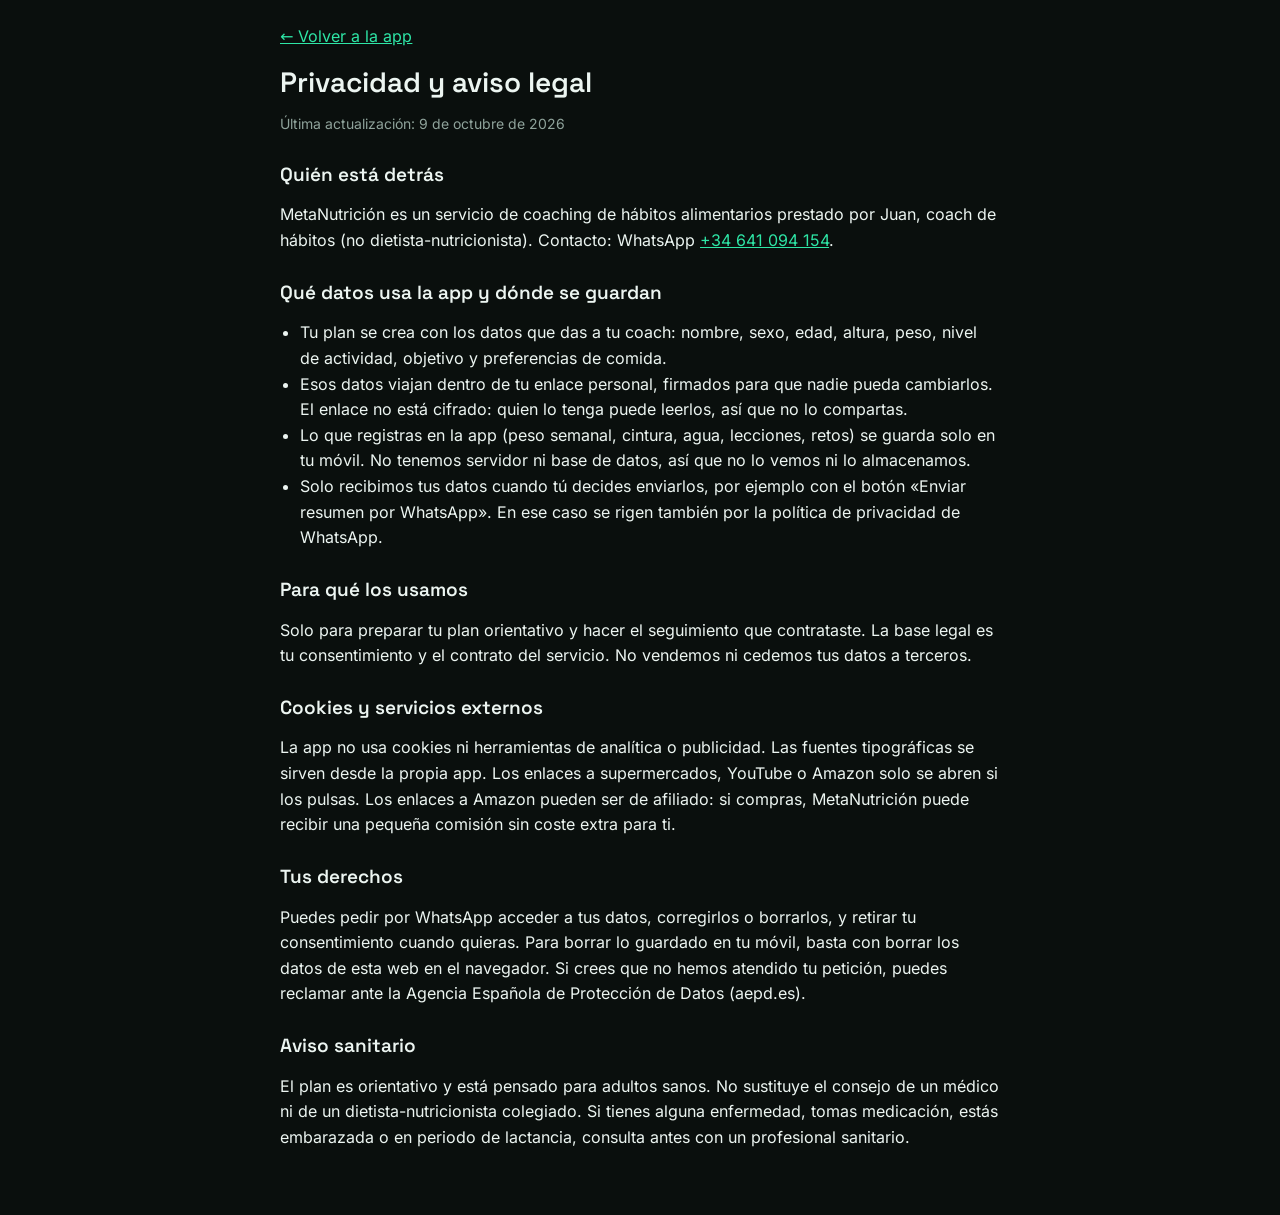
<file: privacidad.html>
<!doctype html>
<html lang="es">
<head>
<meta charset="utf-8">
<meta name="viewport" content="width=device-width, initial-scale=1">
<title>Privacidad y aviso legal · MetaNutrición</title>
<meta name="theme-color" content="#0A0F0D">
<link rel="icon" href="icon.svg" type="image/svg+xml">
<link rel="stylesheet" href="fonts/fonts.css">
<style>
:root { --bg: #0A0F0D; --surface: #121A17; --line: #1F2A26; --text: #ECF5F1; --muted: #8FA39B; --accent: #2EE6A6; }
* { box-sizing: border-box; }
body { margin: 0; background: var(--bg); color: var(--text); font: 16px/1.6 Inter, system-ui, sans-serif; padding: 24px 16px 48px; }
main { max-width: 720px; margin: 0 auto; }
h1, h2 { font-family: 'Space Grotesk', Inter, sans-serif; font-weight: 600; line-height: 1.2; }
h1 { font-size: 28px; margin: 8px 0 4px; }
h2 { font-size: 19px; margin: 28px 0 8px; }
p, li { color: var(--text); }
.meta { color: var(--muted); font-size: 14px; }
a { color: var(--accent); }
ul { padding-left: 20px; }
.back { display: inline-block; margin-bottom: 8px; }
</style>
</head>
<body>
<main>
<a class="back" href="./">← Volver a la app</a>
<h1>Privacidad y aviso legal</h1>
<p class="meta">Última actualización: 9 de octubre de 2026</p>

<h2>Quién está detrás</h2>
<p>MetaNutrición es un servicio de coaching de hábitos alimentarios prestado por Juan, coach de hábitos (no dietista-nutricionista). Contacto: WhatsApp <a href="https://wa.me/34641094154">+34 641 094 154</a>.</p>

<h2>Qué datos usa la app y dónde se guardan</h2>
<ul>
  <li>Tu plan se crea con los datos que das a tu coach: nombre, sexo, edad, altura, peso, nivel de actividad, objetivo y preferencias de comida.</li>
  <li>Esos datos viajan dentro de tu enlace personal, firmados para que nadie pueda cambiarlos. El enlace no está cifrado: quien lo tenga puede leerlos, así que no lo compartas.</li>
  <li>Lo que registras en la app (peso semanal, cintura, agua, lecciones, retos) se guarda solo en tu móvil. No tenemos servidor ni base de datos, así que no lo vemos ni lo almacenamos.</li>
  <li>Solo recibimos tus datos cuando tú decides enviarlos, por ejemplo con el botón «Enviar resumen por WhatsApp». En ese caso se rigen también por la política de privacidad de WhatsApp.</li>
</ul>

<h2>Para qué los usamos</h2>
<p>Solo para preparar tu plan orientativo y hacer el seguimiento que contrataste. La base legal es tu consentimiento y el contrato del servicio. No vendemos ni cedemos tus datos a terceros.</p>

<h2>Cookies y servicios externos</h2>
<p>La app no usa cookies ni herramientas de analítica o publicidad. Las fuentes tipográficas se sirven desde la propia app. Los enlaces a supermercados, YouTube o Amazon solo se abren si los pulsas. Los enlaces a Amazon pueden ser de afiliado: si compras, MetaNutrición puede recibir una pequeña comisión sin coste extra para ti.</p>

<h2>Tus derechos</h2>
<p>Puedes pedir por WhatsApp acceder a tus datos, corregirlos o borrarlos, y retirar tu consentimiento cuando quieras. Para borrar lo guardado en tu móvil, basta con borrar los datos de esta web en el navegador. Si crees que no hemos atendido tu petición, puedes reclamar ante la Agencia Española de Protección de Datos (aepd.es).</p>

<h2>Aviso sanitario</h2>
<p>El plan es orientativo y está pensado para adultos sanos. No sustituye el consejo de un médico ni de un dietista-nutricionista colegiado. Si tienes alguna enfermedad, tomas medicación, estás embarazada o en periodo de lactancia, consulta antes con un profesional sanitario.</p>
</main>
</body>
</html>
</file>
<file: fonts/fonts.css>
/* Fuentes Inter y Space Grotesk (SIL Open Font License), servidas desde la propia app para no enviar datos a terceros. */
/* latin-ext */
@font-face {
  font-family: 'Inter';
  font-style: normal;
  font-weight: 400;
  font-display: swap;
  src: url(Inter-latin-ext-b6db4a.woff2) format('woff2');
  unicode-range: U+0100-02BA, U+02BD-02C5, U+02C7-02CC, U+02CE-02D7, U+02DD-02FF, U+0304, U+0308, U+0329, U+1D00-1DBF, U+1E00-1E9F, U+1EF2-1EFF, U+2020, U+20A0-20AB, U+20AD-20C4, U+2113, U+2C60-2C7F, U+A720-A7FF;
}
/* latin */
@font-face {
  font-family: 'Inter';
  font-style: normal;
  font-weight: 400;
  font-display: swap;
  src: url(Inter-latin-6ab57b.woff2) format('woff2');
  unicode-range: U+0000-00FF, U+0131, U+0152-0153, U+02BB-02BC, U+02C6, U+02DA, U+02DC, U+0304, U+0308, U+0329, U+2000-206F, U+20AC, U+2122, U+2191, U+2193, U+2212, U+2215, U+FEFF, U+FFFD;
}
/* latin-ext */
@font-face {
  font-family: 'Inter';
  font-style: normal;
  font-weight: 500;
  font-display: swap;
  src: url(Inter-latin-ext-b6db4a.woff2) format('woff2');
  unicode-range: U+0100-02BA, U+02BD-02C5, U+02C7-02CC, U+02CE-02D7, U+02DD-02FF, U+0304, U+0308, U+0329, U+1D00-1DBF, U+1E00-1E9F, U+1EF2-1EFF, U+2020, U+20A0-20AB, U+20AD-20C4, U+2113, U+2C60-2C7F, U+A720-A7FF;
}
/* latin */
@font-face {
  font-family: 'Inter';
  font-style: normal;
  font-weight: 500;
  font-display: swap;
  src: url(Inter-latin-6ab57b.woff2) format('woff2');
  unicode-range: U+0000-00FF, U+0131, U+0152-0153, U+02BB-02BC, U+02C6, U+02DA, U+02DC, U+0304, U+0308, U+0329, U+2000-206F, U+20AC, U+2122, U+2191, U+2193, U+2212, U+2215, U+FEFF, U+FFFD;
}
/* latin-ext */
@font-face {
  font-family: 'Inter';
  font-style: normal;
  font-weight: 600;
  font-display: swap;
  src: url(Inter-latin-ext-b6db4a.woff2) format('woff2');
  unicode-range: U+0100-02BA, U+02BD-02C5, U+02C7-02CC, U+02CE-02D7, U+02DD-02FF, U+0304, U+0308, U+0329, U+1D00-1DBF, U+1E00-1E9F, U+1EF2-1EFF, U+2020, U+20A0-20AB, U+20AD-20C4, U+2113, U+2C60-2C7F, U+A720-A7FF;
}
/* latin */
@font-face {
  font-family: 'Inter';
  font-style: normal;
  font-weight: 600;
  font-display: swap;
  src: url(Inter-latin-6ab57b.woff2) format('woff2');
  unicode-range: U+0000-00FF, U+0131, U+0152-0153, U+02BB-02BC, U+02C6, U+02DA, U+02DC, U+0304, U+0308, U+0329, U+2000-206F, U+20AC, U+2122, U+2191, U+2193, U+2212, U+2215, U+FEFF, U+FFFD;
}
/* latin-ext */
@font-face {
  font-family: 'Space Grotesk';
  font-style: normal;
  font-weight: 500;
  font-display: swap;
  src: url(SpaceGrotesk-latin-ext-c0b223.woff2) format('woff2');
  unicode-range: U+0100-02BA, U+02BD-02C5, U+02C7-02CC, U+02CE-02D7, U+02DD-02FF, U+0304, U+0308, U+0329, U+1D00-1DBF, U+1E00-1E9F, U+1EF2-1EFF, U+2020, U+20A0-20AB, U+20AD-20C4, U+2113, U+2C60-2C7F, U+A720-A7FF;
}
/* latin */
@font-face {
  font-family: 'Space Grotesk';
  font-style: normal;
  font-weight: 500;
  font-display: swap;
  src: url(SpaceGrotesk-latin-4ecc7e.woff2) format('woff2');
  unicode-range: U+0000-00FF, U+0131, U+0152-0153, U+02BB-02BC, U+02C6, U+02DA, U+02DC, U+0304, U+0308, U+0329, U+2000-206F, U+20AC, U+2122, U+2191, U+2193, U+2212, U+2215, U+FEFF, U+FFFD;
}
/* latin-ext */
@font-face {
  font-family: 'Space Grotesk';
  font-style: normal;
  font-weight: 600;
  font-display: swap;
  src: url(SpaceGrotesk-latin-ext-c0b223.woff2) format('woff2');
  unicode-range: U+0100-02BA, U+02BD-02C5, U+02C7-02CC, U+02CE-02D7, U+02DD-02FF, U+0304, U+0308, U+0329, U+1D00-1DBF, U+1E00-1E9F, U+1EF2-1EFF, U+2020, U+20A0-20AB, U+20AD-20C4, U+2113, U+2C60-2C7F, U+A720-A7FF;
}
/* latin */
@font-face {
  font-family: 'Space Grotesk';
  font-style: normal;
  font-weight: 600;
  font-display: swap;
  src: url(SpaceGrotesk-latin-4ecc7e.woff2) format('woff2');
  unicode-range: U+0000-00FF, U+0131, U+0152-0153, U+02BB-02BC, U+02C6, U+02DA, U+02DC, U+0304, U+0308, U+0329, U+2000-206F, U+20AC, U+2122, U+2191, U+2193, U+2212, U+2215, U+FEFF, U+FFFD;
}
/* latin-ext */
@font-face {
  font-family: 'Space Grotesk';
  font-style: normal;
  font-weight: 700;
  font-display: swap;
  src: url(SpaceGrotesk-latin-ext-c0b223.woff2) format('woff2');
  unicode-range: U+0100-02BA, U+02BD-02C5, U+02C7-02CC, U+02CE-02D7, U+02DD-02FF, U+0304, U+0308, U+0329, U+1D00-1DBF, U+1E00-1E9F, U+1EF2-1EFF, U+2020, U+20A0-20AB, U+20AD-20C4, U+2113, U+2C60-2C7F, U+A720-A7FF;
}
/* latin */
@font-face {
  font-family: 'Space Grotesk';
  font-style: normal;
  font-weight: 700;
  font-display: swap;
  src: url(SpaceGrotesk-latin-4ecc7e.woff2) format('woff2');
  unicode-range: U+0000-00FF, U+0131, U+0152-0153, U+02BB-02BC, U+02C6, U+02DA, U+02DC, U+0304, U+0308, U+0329, U+2000-206F, U+20AC, U+2122, U+2191, U+2193, U+2212, U+2215, U+FEFF, U+FFFD;
}
</file>
